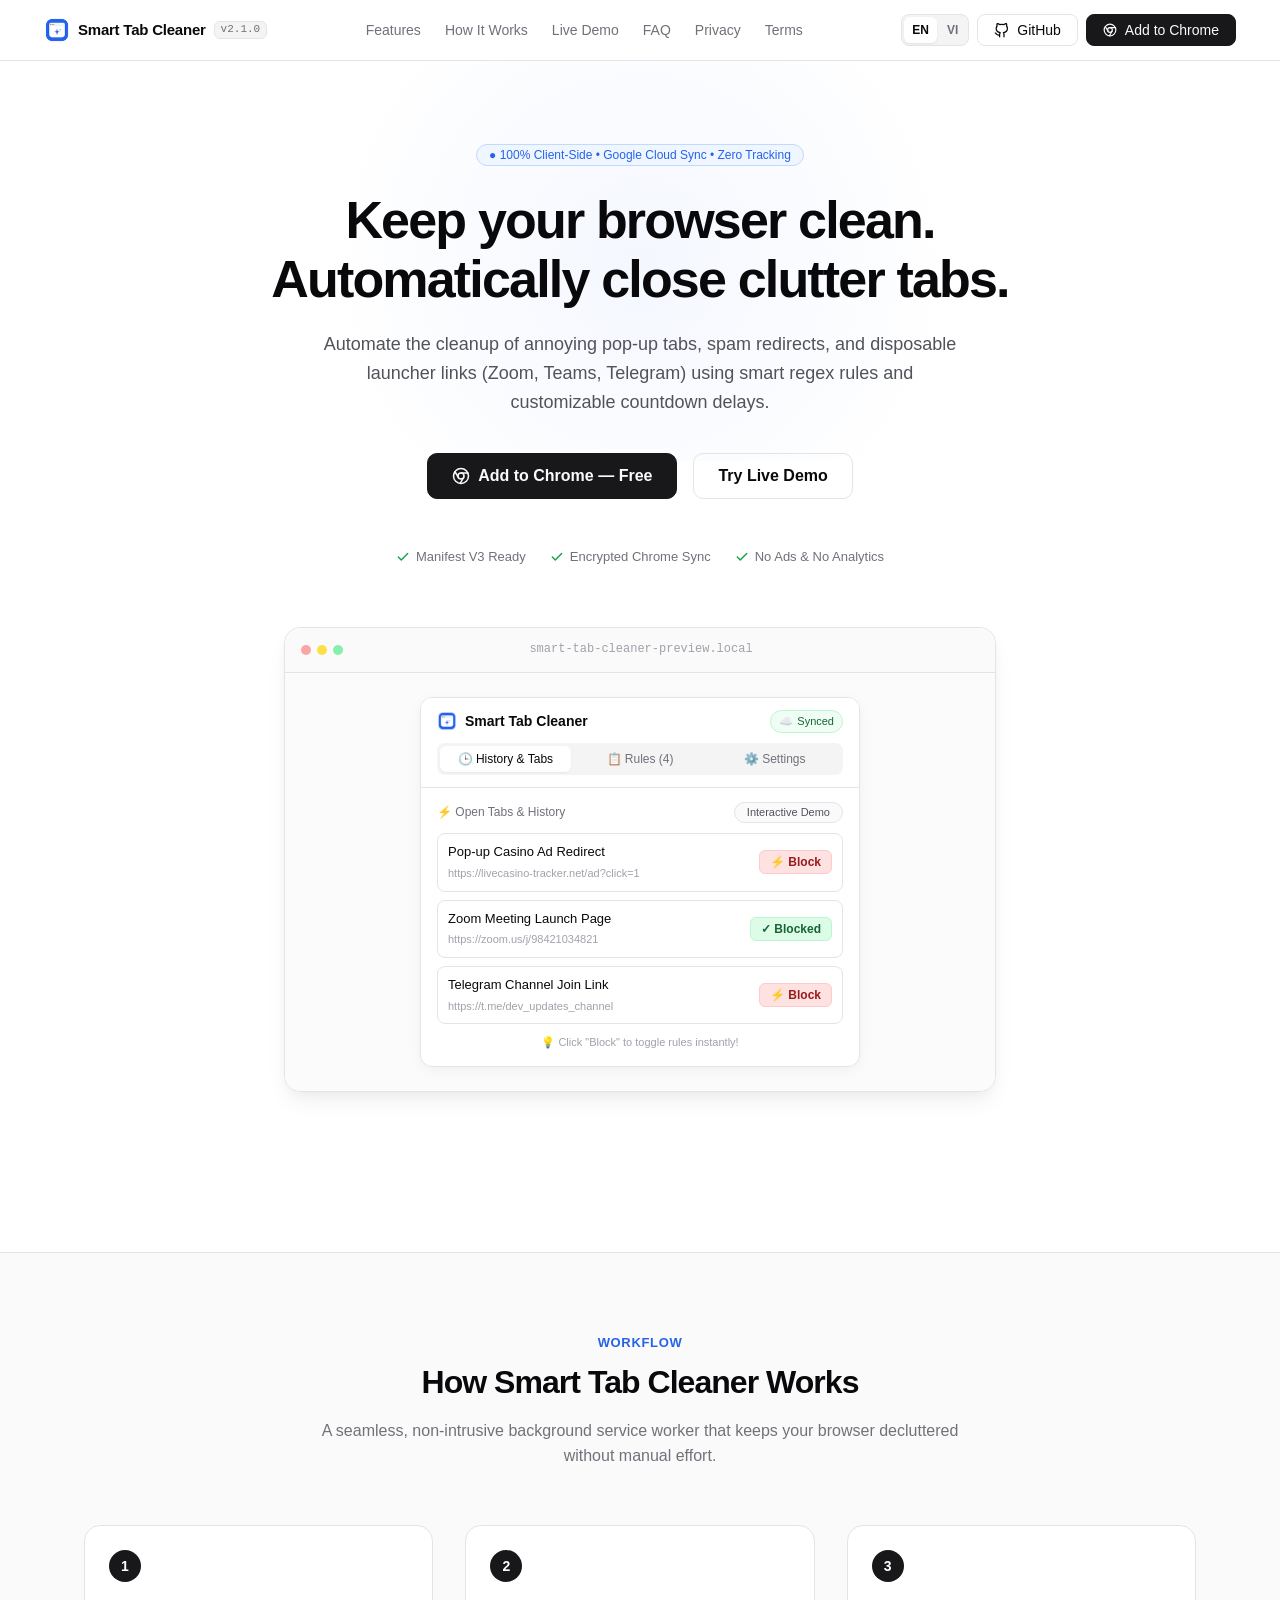
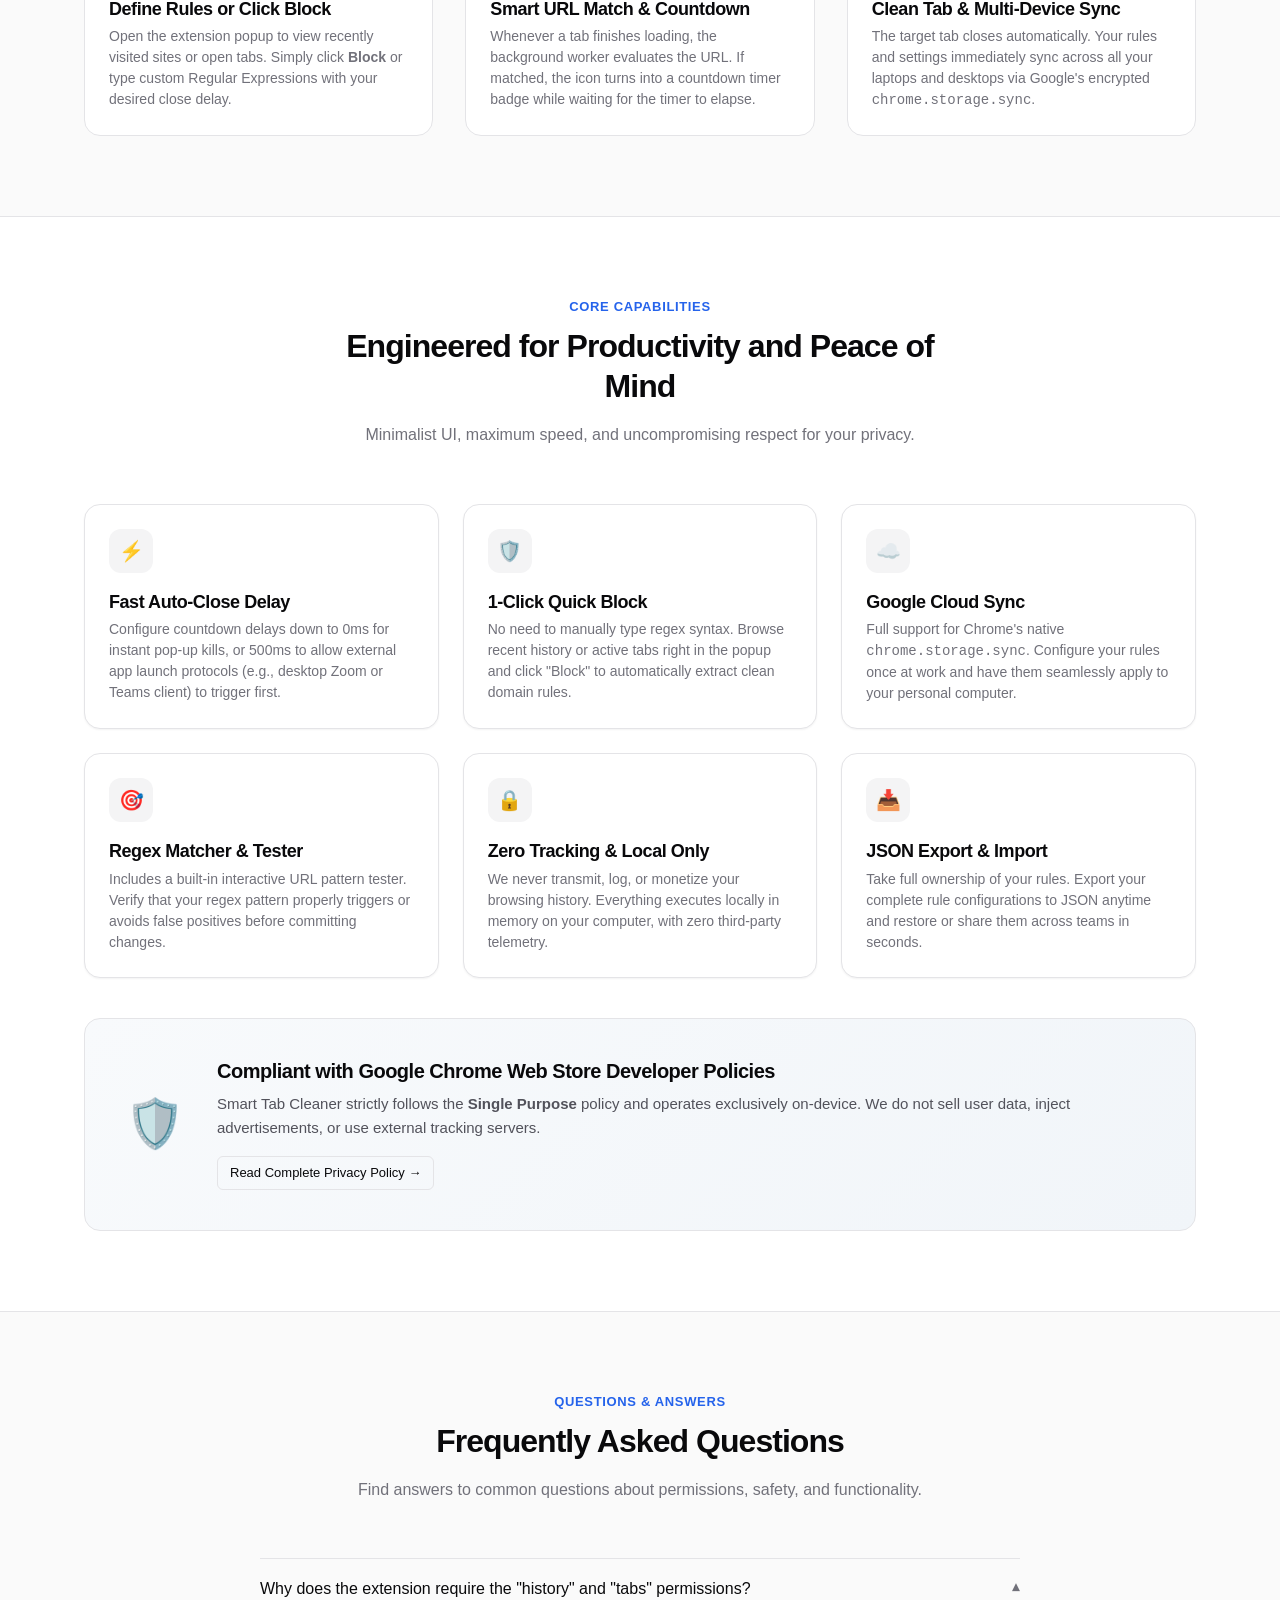
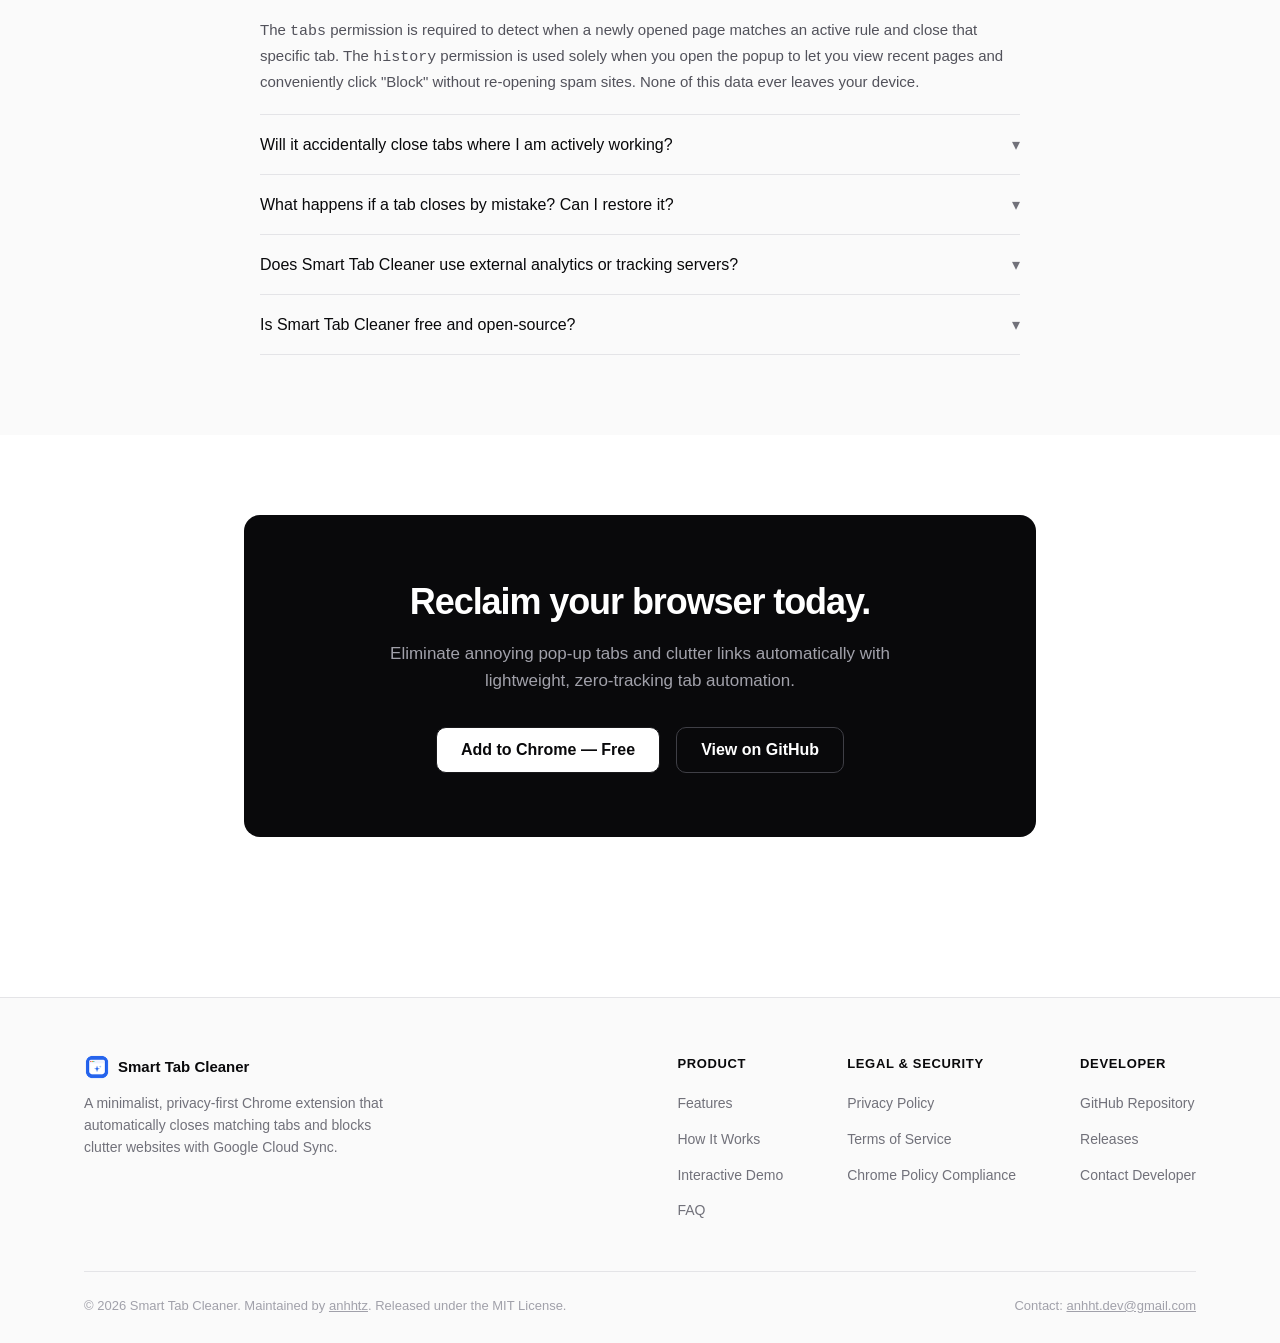
<file: docs/index.html>
<!DOCTYPE html>
<html lang="en">
<head>
  <meta charset="UTF-8">
  <meta name="viewport" content="width=device-width, initial-scale=1.0">
  <title>Smart Tab Cleaner — Automated Tab Lifecycle & Anti-Clutter Extension</title>
  <meta name="title" content="Smart Tab Cleaner — Automated Tab Lifecycle & Anti-Clutter Extension">
  <meta name="description" content="Automate tab closing with custom rules, instant quick block from history, and seamless Google Cloud Sync. 100% Client-Side & Privacy-First.">
  <link rel="icon" type="image/png" href="./icons/icon48.png">
  <link rel="canonical" href="https://anhhtz.github.io/smart-tab-cleaner-extension/">

  <!-- Open Graph / Facebook -->
  <meta property="og:type" content="website">
  <meta property="og:url" content="https://anhhtz.github.io/smart-tab-cleaner-extension/">
  <meta property="og:title" content="Smart Tab Cleaner — Automated Tab Lifecycle & Anti-Clutter Extension">
  <meta property="og:description" content="Keep your browser clean. Automatically close annoying pop-up tabs, spam redirects, and disposable launcher links with smart regex rules and Google Cloud Sync.">
  <meta property="og:image" content="https://anhhtz.github.io/smart-tab-cleaner-extension/og-image.png">
  <meta property="og:image:width" content="1200">
  <meta property="og:image:height" content="630">
  <meta property="og:image:alt" content="Smart Tab Cleaner Preview">
  <meta property="og:site_name" content="Smart Tab Cleaner">
  <meta property="og:locale" content="en_US">
  <meta property="og:locale:alternate" content="vi_VN">

  <!-- Twitter / X -->
  <meta name="twitter:card" content="summary_large_image">
  <meta name="twitter:url" content="https://anhhtz.github.io/smart-tab-cleaner-extension/">
  <meta name="twitter:title" content="Smart Tab Cleaner — Automated Tab Lifecycle & Anti-Clutter Extension">
  <meta name="twitter:description" content="Keep your browser clean. Automatically close annoying pop-up tabs, spam redirects, and disposable launcher links with smart regex rules and Google Cloud Sync.">
  <meta name="twitter:image" content="https://anhhtz.github.io/smart-tab-cleaner-extension/og-image.png">

  <!-- Mobile Theme & Web App -->
  <meta name="theme-color" content="#ffffff">
  <meta name="robots" content="index, follow">
  <link rel="stylesheet" href="./css/shadcn.css">
</head>
<body data-lang="en">

  <!-- Top Navigation Bar -->
  <header class="site-header">
    <div class="container nav-wrapper">
      <a href="./index.html" class="brand-link">
        <img src="./icons/icon48.png" alt="Smart Tab Cleaner Logo" class="brand-logo">
        <span class="brand-title">Smart Tab Cleaner</span>
        <span class="brand-badge">v2.1.0</span>
      </a>

      <nav class="nav-center">
        <ul class="nav-links">
          <li>
            <a href="#features" class="nav-link">
              <span class="lang-en">Features</span>
              <span class="lang-vi">Tính năng</span>
            </a>
          </li>
          <li>
            <a href="#how-it-works" class="nav-link">
              <span class="lang-en">How It Works</span>
              <span class="lang-vi">Quy trình</span>
            </a>
          </li>
          <li>
            <a href="#preview" class="nav-link">
              <span class="lang-en">Live Demo</span>
              <span class="lang-vi">Dùng thử</span>
            </a>
          </li>
          <li>
            <a href="#faq" class="nav-link">
              <span class="lang-en">FAQ</span>
              <span class="lang-vi">Hỏi đáp</span>
            </a>
          </li>
          <li>
            <a href="./privacy.html" class="nav-link">
              <span class="lang-en">Privacy</span>
              <span class="lang-vi">Bảo mật</span>
            </a>
          </li>
          <li>
            <a href="./terms.html" class="nav-link">
              <span class="lang-en">Terms</span>
              <span class="lang-vi">Điều khoản</span>
            </a>
          </li>
        </ul>
      </nav>

      <div class="nav-actions">
        <!-- Language Switcher Pill -->
        <div class="lang-switch" title="Change Language / Đổi ngôn ngữ">
          <button type="button" class="lang-switch-btn active" data-lang="en">EN</button>
          <button type="button" class="lang-switch-btn" data-lang="vi">VI</button>
        </div>

        <a href="https://github.com/anhhtz/smart-tab-cleaner-extension" target="_blank" rel="noopener noreferrer" class="btn btn-outline header-btn" title="GitHub Repository">
          <svg width="15" height="15" viewBox="0 0 24 24" fill="none" stroke="currentColor" stroke-width="2" stroke-linecap="round" stroke-linejoin="round"><path d="M9 19c-5 1.5-5-2.5-7-3m14 6v-3.87a3.37 3.37 0 0 0-.94-2.61c3.14-.35 6.44-1.54 6.44-7A5.44 5.44 0 0 0 20 4.77 5.07 5.07 0 0 0 19.91 1S18.73.65 16 2.48a13.38 13.38 0 0 0-7 0C6.27.65 5.09 1 5.09 1A5.07 5.07 0 0 0 5 4.77a5.44 5.44 0 0 0-1.5 3.78c0 5.42 3.3 6.61 6.44 7A3.37 3.37 0 0 0 9 18.13V22"></path></svg>
          <span>GitHub</span>
        </a>
        <a href="https://github.com/anhhtz/smart-tab-cleaner-extension/releases" target="_blank" rel="noopener noreferrer" class="btn btn-primary header-btn">
          <svg width="14" height="14" viewBox="0 0 24 24" fill="none" stroke="currentColor" stroke-width="2" stroke-linecap="round" stroke-linejoin="round"><circle cx="12" cy="12" r="10"></circle><circle cx="12" cy="12" r="4"></circle><line x1="21.17" y1="8" x2="12" y2="8"></line><line x1="3.95" y1="6.06" x2="8.54" y2="14"></line><line x1="10.88" y1="21.94" x2="15.46" y2="14"></line></svg>
          <span class="lang-en">Add to Chrome</span>
          <span class="lang-vi">Cài vào Chrome</span>
        </a>
      </div>
    </div>
  </header>

  <!-- Hero Section -->
  <section class="hero-section">
    <div class="container">
      <div class="hero-pill">
        <span class="badge badge-brand">
          <span class="lang-en">● 100% Client-Side • Google Cloud Sync • Zero Tracking</span>
          <span class="lang-vi">● 100% Cục bộ • Đồng bộ Google Cloud • Không theo dõi</span>
        </span>
      </div>

      <h1 class="hero-title">
        <span class="lang-en">Keep your browser clean.<br>Automatically close clutter tabs.</span>
        <span class="lang-vi">Giữ trình duyệt luôn gọn gàng.<br>Tự động dọn dẹp các tab thừa.</span>
      </h1>
      
      <p class="hero-lead">
        <span class="lang-en">
          Automate the cleanup of annoying pop-up tabs, spam redirects, and disposable launcher links (Zoom, Teams, Telegram) using smart regex rules and customizable countdown delays.
        </span>
        <span class="lang-vi">
          Tự động phát hiện và đóng các tab quảng cáo tự nhảy, liên kết chuyển hướng spam và các tab launcher trung gian (Zoom, Teams, Telegram) bằng biểu thức regex thông minh và bộ đếm ngược linh hoạt.
        </span>
      </p>

      <div class="hero-cta">
        <a href="https://github.com/anhhtz/smart-tab-cleaner-extension/releases" target="_blank" rel="noopener noreferrer" class="btn btn-primary btn-lg">
          <svg width="18" height="18" viewBox="0 0 24 24" fill="none" stroke="currentColor" stroke-width="2" stroke-linecap="round" stroke-linejoin="round"><circle cx="12" cy="12" r="10"></circle><circle cx="12" cy="12" r="4"></circle><line x1="21.17" y1="8" x2="12" y2="8"></line><line x1="3.95" y1="6.06" x2="8.54" y2="14"></line><line x1="10.88" y1="21.94" x2="15.46" y2="14"></line></svg>
          <span class="lang-en">Add to Chrome — Free</span>
          <span class="lang-vi">Thêm vào Chrome — Miễn phí</span>
        </a>
        <a href="#preview" class="btn btn-outline btn-lg">
          <span class="lang-en">Try Live Demo</span>
          <span class="lang-vi">Dùng thử Demo</span>
        </a>
      </div>

      <div class="meta-trust">
        <div class="meta-trust-item">
          <svg width="14" height="14" viewBox="0 0 24 24" fill="none" stroke="#16a34a" stroke-width="2.5" stroke-linecap="round" stroke-linejoin="round"><path d="M20 6L9 17l-5-5"></path></svg>
          <span class="lang-en">Manifest V3 Ready</span>
          <span class="lang-vi">Chuẩn Manifest V3</span>
        </div>
        <div class="meta-trust-item">
          <svg width="14" height="14" viewBox="0 0 24 24" fill="none" stroke="#16a34a" stroke-width="2.5" stroke-linecap="round" stroke-linejoin="round"><path d="M20 6L9 17l-5-5"></path></svg>
          <span class="lang-en">Encrypted Chrome Sync</span>
          <span class="lang-vi">Đồng bộ mã hóa Chrome</span>
        </div>
        <div class="meta-trust-item">
          <svg width="14" height="14" viewBox="0 0 24 24" fill="none" stroke="#16a34a" stroke-width="2.5" stroke-linecap="round" stroke-linejoin="round"><path d="M20 6L9 17l-5-5"></path></svg>
          <span class="lang-en">No Ads & No Analytics</span>
          <span class="lang-vi">Không quảng cáo & Không Analytics</span>
        </div>
      </div>
    </div>
  </section>

  <!-- Interactive Live Preview Section -->
  <section class="section" id="preview" style="padding-top: 0;">
    <div class="container preview-container">
      <div class="browser-mockup">
        <!-- Mockup top bar -->
        <div class="browser-mockup-header">
          <div class="window-dots">
            <div class="window-dot red"></div>
            <div class="window-dot yellow"></div>
            <div class="window-dot green"></div>
          </div>
          <div style="font-size: 0.75rem; color: #a1a1aa; font-family: monospace;">smart-tab-cleaner-preview.local</div>
          <div style="width: 40px;"></div>
        </div>

        <!-- Mockup body containing Extension UI -->
        <div class="browser-mockup-body">
          <div class="extension-frame">
            <!-- Extension Header -->
            <div class="ext-header">
              <div class="ext-top">
                <div class="ext-brand">
                  <img src="./icons/icon48.png" width="20" height="20" alt="icon">
                  <span>Smart Tab Cleaner</span>
                </div>
                <div class="ext-sync-pill">
                  <span>☁️</span>
                  <span class="lang-en">Synced</span>
                  <span class="lang-vi">Đã đồng bộ</span>
                </div>
              </div>

              <!-- Extension Nav Tabs -->
              <div class="ext-tabs-nav">
                <button class="ext-tab-btn active" data-tab="paneHistory">
                  <span class="lang-en">🕒 History & Tabs</span>
                  <span class="lang-vi">🕒 Lịch sử & Tab</span>
                </button>
                <button class="ext-tab-btn" data-tab="paneRules">
                  <span class="lang-en">📋 Rules (4)</span>
                  <span class="lang-vi">📋 Quy tắc (4)</span>
                </button>
                <button class="ext-tab-btn" data-tab="paneSettings">
                  <span class="lang-en">⚙️ Settings</span>
                  <span class="lang-vi">⚙️ Cài đặt</span>
                </button>
              </div>
            </div>

            <!-- TAB 1: History & Open Tabs Pane -->
            <div class="ext-content ext-tab-pane" id="paneHistory">
              <div style="margin-bottom: 10px; display: flex; justify-content: space-between; align-items: center;">
                <span style="font-size: 0.75rem; color: #71717a; font-weight: 500;">
                  <span class="lang-en">⚡ Open Tabs & History</span>
                  <span class="lang-vi">⚡ Tab đang mở & Lịch sử</span>
                </span>
                <span class="badge badge-outline" style="font-size: 0.6875rem;">
                  <span class="lang-en">Interactive Demo</span>
                  <span class="lang-vi">Bản tương tác thử</span>
                </span>
              </div>

              <!-- List item 1 -->
              <div class="ext-list-item">
                <div class="ext-item-info">
                  <div class="ext-item-title">
                    <span class="lang-en">Pop-up Casino Ad Redirect</span>
                    <span class="lang-vi">Trang chuyển hướng Ads Casino</span>
                  </div>
                  <div class="ext-item-url">https://livecasino-tracker.net/ad?click=1</div>
                </div>
                <button class="demo-block-btn ext-btn-block">
                  <span class="lang-en">⚡ Block</span>
                  <span class="lang-vi">⚡ Chặn</span>
                </button>
              </div>

              <!-- List item 2 -->
              <div class="ext-list-item">
                <div class="ext-item-info">
                  <div class="ext-item-title">
                    <span class="lang-en">Zoom Meeting Launch Page</span>
                    <span class="lang-vi">Trang mở cuộc họp Zoom</span>
                  </div>
                  <div class="ext-item-url">https://zoom.us/j/98421034821</div>
                </div>
                <button class="demo-block-btn ext-btn-blocked">
                  <span class="lang-en">✓ Blocked</span>
                  <span class="lang-vi">✓ Đã chặn</span>
                </button>
              </div>

              <!-- List item 3 -->
              <div class="ext-list-item">
                <div class="ext-item-info">
                  <div class="ext-item-title">
                    <span class="lang-en">Telegram Channel Join Link</span>
                    <span class="lang-vi">Link tham gia nhóm Telegram</span>
                  </div>
                  <div class="ext-item-url">https://t.me/dev_updates_channel</div>
                </div>
                <button class="demo-block-btn ext-btn-block">
                  <span class="lang-en">⚡ Block</span>
                  <span class="lang-vi">⚡ Chặn</span>
                </button>
              </div>

              <div style="font-size: 0.6875rem; color: #a1a1aa; text-align: center; margin-top: 10px;">
                <span class="lang-en">💡 Click "Block" to toggle rules instantly!</span>
                <span class="lang-vi">💡 Bấm nút "Chặn" để bật/tắt quy tắc tức thì!</span>
              </div>
            </div>

            <!-- TAB 2: Rules & Live Tester Pane -->
            <div class="ext-content ext-tab-pane" id="paneRules" style="display: none;">
              <!-- Tester Box -->
              <div style="background: #fafafa; border: 1px solid var(--border); border-radius: 8px; padding: 10px; margin-bottom: 12px;">
                <div style="font-size: 0.75rem; font-weight: 600; margin-bottom: 6px;">
                  <span class="lang-en">🧪 Test URL Matcher</span>
                  <span class="lang-vi">🧪 Kiểm tra so khớp URL</span>
                </div>
                <input type="text" id="demoTesterInput" placeholder="Paste URL to test (e.g. zoom.us/j/...)" value="https://zoom.us/j/912837482" style="width: 100%; font-size: 0.75rem; padding: 6px 8px; border: 1px solid var(--border); border-radius: 6px; outline: none; margin-bottom: 6px;">
                
                <div style="display: flex; gap: 4px; flex-wrap: wrap; margin-bottom: 6px;">
                  <button class="demo-url-chip badge badge-outline" data-url="https://zoom.us/j/912837482" style="cursor: pointer;">Zoom</button>
                  <button class="demo-url-chip badge badge-outline" data-url="https://t.me/samplegroup" style="cursor: pointer;">Telegram</button>
                  <button class="demo-url-chip badge badge-outline" data-url="https://livecasino.example.com" style="cursor: pointer;">
                    <span class="lang-en">Ad Match</span>
                    <span class="lang-vi">Quảng cáo</span>
                  </button>
                  <button class="demo-url-chip badge badge-outline" data-url="https://github.com/explore" style="cursor: pointer;">
                    <span class="lang-en">Safe Site</span>
                    <span class="lang-vi">Web an toàn</span>
                  </button>
                </div>

                <div id="demoTesterResult"></div>
              </div>

              <!-- Rules preview list -->
              <div style="font-size: 0.6875rem; font-weight: 600; color: #71717a; margin-bottom: 6px;">
                <span class="lang-en">ACTIVE AUTO-CLOSE RULES</span>
                <span class="lang-vi">DANH SÁCH QUY TẮC ĐANG BẬT</span>
              </div>
              
              <div class="ext-list-item" style="padding: 6px 10px;">
                <div class="ext-item-info">
                  <div class="ext-item-title" style="font-size: 0.75rem;">Zoom Meeting Launcher</div>
                  <div class="ext-item-url" style="font-size: 0.6875rem; font-family: monospace;">zoom\.us/j/.*</div>
                </div>
                <span class="badge badge-brand" style="font-size: 0.6875rem;">500ms</span>
              </div>

              <div class="ext-list-item" style="padding: 6px 10px;">
                <div class="ext-item-info">
                  <div class="ext-item-title" style="font-size: 0.75rem;">
                    <span class="lang-en">Telegram Join Link</span>
                    <span class="lang-vi">Link nhóm Telegram</span>
                  </div>
                  <div class="ext-item-url" style="font-size: 0.6875rem; font-family: monospace;">t\.me/.*</div>
                </div>
                <span class="badge badge-brand" style="font-size: 0.6875rem;">500ms</span>
              </div>
            </div>

            <!-- TAB 3: Settings Pane -->
            <div class="ext-content ext-tab-pane" id="paneSettings" style="display: none;">
              <div style="border-bottom: 1px solid var(--border); padding-bottom: 10px; margin-bottom: 10px;">
                <div style="font-size: 0.75rem; font-weight: 600; margin-bottom: 2px;">
                  <span class="lang-en">Default Countdown Delay</span>
                  <span class="lang-vi">Thời gian đếm ngược mặc định</span>
                </div>
                <div style="font-size: 0.6875rem; color: #71717a; margin-bottom: 6px;">
                  <span class="lang-en">Delay in milliseconds before closing matching tabs.</span>
                  <span class="lang-vi">Độ trễ mili-giây trước khi tự động đóng tab khớp quy tắc.</span>
                </div>
                <div style="display: flex; align-items: center; gap: 8px;">
                  <span class="badge badge-brand">
                    <span class="lang-en">500 ms (Default)</span>
                    <span class="lang-vi">500 ms (Mặc định)</span>
                  </span>
                  <span class="badge badge-outline">
                    <span class="lang-en">0 ms (Instant)</span>
                    <span class="lang-vi">0 ms (Tức thì)</span>
                  </span>
                </div>
              </div>

              <div>
                <div style="font-size: 0.75rem; font-weight: 600; margin-bottom: 2px;">
                  <span class="lang-en">Backup & Cloud Sync</span>
                  <span class="lang-vi">Sao lưu & Đồng bộ đám mây</span>
                </div>
                <div style="font-size: 0.6875rem; color: #71717a; margin-bottom: 8px;">
                  <span class="lang-en">All rules automatically sync across your Chrome devices via your Google Account.</span>
                  <span class="lang-vi">Mọi quy tắc tự động đồng bộ trên các máy tính đăng nhập tài khoản Google.</span>
                </div>
                <div style="display: flex; gap: 8px;">
                  <span class="btn btn-outline btn-sm" style="font-size: 0.6875rem; padding: 4px 8px;">📥 Export JSON</span>
                  <span class="btn btn-outline btn-sm" style="font-size: 0.6875rem; padding: 4px 8px;">📤 Import JSON</span>
                </div>
              </div>
            </div>

          </div>
        </div>
      </div>
    </div>
  </section>

  <!-- How It Works Section -->
  <section class="section" id="how-it-works" style="background-color: #fafafa; border-top: 1px solid var(--border); border-bottom: 1px solid var(--border);">
    <div class="container">
      <div class="section-header">
        <div class="section-subtitle">
          <span class="lang-en">Workflow</span>
          <span class="lang-vi">Quy trình</span>
        </div>
        <h2 class="section-title">
          <span class="lang-en">How Smart Tab Cleaner Works</span>
          <span class="lang-vi">Cách Smart Tab Cleaner hoạt động</span>
        </h2>
        <p class="section-lead">
          <span class="lang-en">A seamless, non-intrusive background service worker that keeps your browser decluttered without manual effort.</span>
          <span class="lang-vi">Một Service Worker chạy ngầm siêu nhẹ, giữ cho trình duyệt của bạn luôn ngăn nắp mà không cần thao tác thủ công.</span>
        </p>
      </div>

      <div class="steps-container">
        <!-- Step 1 -->
        <div class="step-card">
          <div class="step-number">1</div>
          <h3 class="card-title">
            <span class="lang-en">Define Rules or Click Block</span>
            <span class="lang-vi">Tạo quy tắc hoặc bấm Chặn</span>
          </h3>
          <p class="card-description">
            <span class="lang-en">
              Open the extension popup to view recently visited sites or open tabs. Simply click <strong>Block</strong> or type custom Regular Expressions with your desired close delay.
            </span>
            <span class="lang-vi">
              Mở popup tiện ích để xem các trang vừa truy cập hoặc tab đang mở. Chỉ cần nhấn <strong>Chặn (Block)</strong> hoặc nhập biểu thức Regex cùng thời gian đếm ngược mong muốn.
            </span>
          </p>
        </div>

        <!-- Step 2 -->
        <div class="step-card">
          <div class="step-number">2</div>
          <h3 class="card-title">
            <span class="lang-en">Smart URL Match & Countdown</span>
            <span class="lang-vi">So khớp URL & Đếm ngược</span>
          </h3>
          <p class="card-description">
            <span class="lang-en">
              Whenever a tab finishes loading, the background worker evaluates the URL. If matched, the icon turns into a countdown timer badge while waiting for the timer to elapse.
            </span>
            <span class="lang-vi">
              Mỗi khi tab tải xong, service worker nền kiểm tra URL. Nếu khớp quy tắc, icon sẽ đổi sang đồng hồ đếm ngược chờ đến khi hết số mili-giây quy định.
            </span>
          </p>
        </div>

        <!-- Step 3 -->
        <div class="step-card">
          <div class="step-number">3</div>
          <h3 class="card-title">
            <span class="lang-en">Clean Tab & Multi-Device Sync</span>
            <span class="lang-vi">Đóng tab & Đồng bộ thiết bị</span>
          </h3>
          <p class="card-description">
            <span class="lang-en">
              The target tab closes automatically. Your rules and settings immediately sync across all your laptops and desktops via Google's encrypted <code>chrome.storage.sync</code>.
            </span>
            <span class="lang-vi">
              Tab mục tiêu tự động được đóng gọn gàng. Quy tắc và cài đặt của bạn được đồng bộ tức thì sang tất cả máy tính thông qua <code>chrome.storage.sync</code> của Google.
            </span>
          </p>
        </div>
      </div>
    </div>
  </section>

  <!-- Key Features Grid -->
  <section class="section" id="features">
    <div class="container">
      <div class="section-header">
        <div class="section-subtitle">
          <span class="lang-en">Core Capabilities</span>
          <span class="lang-vi">Tính năng cốt lõi</span>
        </div>
        <h2 class="section-title">
          <span class="lang-en">Engineered for Productivity and Peace of Mind</span>
          <span class="lang-vi">Thiết kế tối ưu cho hiệu suất và sự an tâm</span>
        </h2>
        <p class="section-lead">
          <span class="lang-en">Minimalist UI, maximum speed, and uncompromising respect for your privacy.</span>
          <span class="lang-vi">Giao diện tối giản, tốc độ tối đa và tôn trọng quyền riêng tư của bạn.</span>
        </p>
      </div>

      <div class="features-grid">
        <!-- Feature 1 -->
        <div class="card">
          <div class="feature-icon-wrapper">⚡</div>
          <h3 class="card-title">
            <span class="lang-en">Fast Auto-Close Delay</span>
            <span class="lang-vi">Độ trễ đóng tab linh hoạt</span>
          </h3>
          <p class="card-description">
            <span class="lang-en">
              Configure countdown delays down to 0ms for instant pop-up kills, or 500ms to allow external app launch protocols (e.g., desktop Zoom or Teams client) to trigger first.
            </span>
            <span class="lang-vi">
              Tùy chỉnh thời gian đếm ngược về 0ms để dập tắt pop-up tức thì, hoặc 500ms để kịp kích hoạt ứng dụng trên máy (Zoom, Microsoft Teams, Telegram).
            </span>
          </p>
        </div>

        <!-- Feature 2 -->
        <div class="card">
          <div class="feature-icon-wrapper">🛡️</div>
          <h3 class="card-title">
            <span class="lang-en">1-Click Quick Block</span>
            <span class="lang-vi">Chặn nhanh chỉ với 1 cú click</span>
          </h3>
          <p class="card-description">
            <span class="lang-en">
              No need to manually type regex syntax. Browse recent history or active tabs right in the popup and click "Block" to automatically extract clean domain rules.
            </span>
            <span class="lang-vi">
              Không cần gõ cú pháp regex phức tạp. Duyệt lịch sử gần đây hoặc các tab đang mở ngay trong popup và nhấn "Block" để tự động sinh quy tắc chặn chuẩn xác.
            </span>
          </p>
        </div>

        <!-- Feature 3 -->
        <div class="card">
          <div class="feature-icon-wrapper">☁️</div>
          <h3 class="card-title">
            <span class="lang-en">Google Cloud Sync</span>
            <span class="lang-vi">Đồng bộ Google Cloud</span>
          </h3>
          <p class="card-description">
            <span class="lang-en">
              Full support for Chrome's native <code>chrome.storage.sync</code>. Configure your rules once at work and have them seamlessly apply to your personal computer.
            </span>
            <span class="lang-vi">
              Hỗ trợ đầy đủ chuẩn <code>chrome.storage.sync</code> của Google. Cấu hình quy tắc một lần trên máy công ty và tự động đồng bộ ngay sang máy tính cá nhân.
            </span>
          </p>
        </div>

        <!-- Feature 4 -->
        <div class="card">
          <div class="feature-icon-wrapper">🎯</div>
          <h3 class="card-title">
            <span class="lang-en">Regex Matcher & Tester</span>
            <span class="lang-vi">Trình kiểm tra so khớp Regex</span>
          </h3>
          <p class="card-description">
            <span class="lang-en">
              Includes a built-in interactive URL pattern tester. Verify that your regex pattern properly triggers or avoids false positives before committing changes.
            </span>
            <span class="lang-vi">
              Tích hợp sẵn công cụ kiểm tra URL tương tác trực tiếp. Thử nghiệm ngay mẫu regex trước khi lưu để đảm bảo khớp chuẩn và không bị đóng nhầm tab quan trọng.
            </span>
          </p>
        </div>

        <!-- Feature 5 -->
        <div class="card">
          <div class="feature-icon-wrapper">🔒</div>
          <h3 class="card-title">
            <span class="lang-en">Zero Tracking & Local Only</span>
            <span class="lang-vi">Bảo mật tuyệt đối, 100% Cục bộ</span>
          </h3>
          <p class="card-description">
            <span class="lang-en">
              We never transmit, log, or monetize your browsing history. Everything executes locally in memory on your computer, with zero third-party telemetry.
            </span>
            <span class="lang-vi">
              Không thu thập, không lưu log hay bán lịch sử duyệt web. Toàn bộ quá trình so khớp diễn ra hoàn toàn trong bộ nhớ máy tính mà không có bất kỳ bên thứ ba nào.
            </span>
          </p>
        </div>

        <!-- Feature 6 -->
        <div class="card">
          <div class="feature-icon-wrapper">📥</div>
          <h3 class="card-title">
            <span class="lang-en">JSON Export & Import</span>
            <span class="lang-vi">Xuất & Nhập cấu hình JSON</span>
          </h3>
          <p class="card-description">
            <span class="lang-en">
              Take full ownership of your rules. Export your complete rule configurations to JSON anytime and restore or share them across teams in seconds.
            </span>
            <span class="lang-vi">
              Chủ động sở hữu dữ liệu của mình. Xuất toàn bộ quy tắc ra file JSON chuẩn bất kỳ lúc nào để sao lưu hoặc chia sẻ dễ dàng giữa các thiết bị.
            </span>
          </p>
        </div>
      </div>

      <!-- Privacy Callout Banner -->
      <div class="privacy-banner">
        <div class="privacy-banner-icon">🛡️</div>
        <div class="privacy-banner-content">
          <h3>
            <span class="lang-en">Compliant with Google Chrome Web Store Developer Policies</span>
            <span class="lang-vi">Tuân thủ nghiêm ngặt chính sách của Google Chrome Web Store</span>
          </h3>
          <p>
            <span class="lang-en">
              Smart Tab Cleaner strictly follows the <strong>Single Purpose</strong> policy and operates exclusively on-device. We do not sell user data, inject advertisements, or use external tracking servers.
            </span>
            <span class="lang-vi">
              Smart Tab Cleaner tuân thủ tuyệt đối chính sách <strong>Mục đích duy nhất (Single Purpose)</strong> và chỉ hoạt động cục bộ trên máy. Chúng tôi không bán dữ liệu, không chèn quảng cáo và không sử dụng máy chủ theo dõi bên ngoài.
            </span>
          </p>
          <a href="./privacy.html" class="btn btn-outline btn-sm">
            <span class="lang-en">Read Complete Privacy Policy →</span>
            <span class="lang-vi">Đọc Chính sách bảo mật chi tiết →</span>
          </a>
        </div>
      </div>
    </div>
  </section>

  <!-- FAQ Accordion Section -->
  <section class="section" id="faq" style="background-color: #fafafa; border-top: 1px solid var(--border);">
    <div class="container container-narrow">
      <div class="section-header">
        <div class="section-subtitle">
          <span class="lang-en">Questions & Answers</span>
          <span class="lang-vi">Giải đáp thắc mắc</span>
        </div>
        <h2 class="section-title">
          <span class="lang-en">Frequently Asked Questions</span>
          <span class="lang-vi">Câu hỏi thường gặp</span>
        </h2>
        <p class="section-lead">
          <span class="lang-en">Find answers to common questions about permissions, safety, and functionality.</span>
          <span class="lang-vi">Tìm hiểu câu trả lời cho các thắc mắc về quyền truy cập, tính an toàn và cách hoạt động.</span>
        </p>
      </div>

      <div class="faq-accordion">
        <!-- Item 1 -->
        <div class="faq-item open">
          <button class="faq-question">
            <span>
              <span class="lang-en">Why does the extension require the "history" and "tabs" permissions?</span>
              <span class="lang-vi">Tại sao tiện ích yêu cầu quyền "history" và "tabs"?</span>
            </span>
            <span class="faq-icon">▾</span>
          </button>
          <div class="faq-answer">
            <span class="lang-en">
              The <code>tabs</code> permission is required to detect when a newly opened page matches an active rule and close that specific tab. The <code>history</code> permission is used solely when you open the popup to let you view recent pages and conveniently click "Block" without re-opening spam sites. None of this data ever leaves your device.
            </span>
            <span class="lang-vi">
              Quyền <code>tabs</code> dùng để phát hiện trang mới mở có khớp với quy tắc không để ra lệnh đóng tab đó. Quyền <code>history</code> chỉ được đọc cục bộ khi bạn mở popup để hiển thị danh sách trang gần đây giúp bạn bấm "Chặn" nhanh mà không cần mở lại web spam. Dữ liệu này không bao giờ bị gửi ra khỏi máy tính của bạn.
            </span>
          </div>
        </div>

        <!-- Item 2 -->
        <div class="faq-item">
          <button class="faq-question">
            <span>
              <span class="lang-en">Will it accidentally close tabs where I am actively working?</span>
              <span class="lang-vi">Tiện ích có thể vô tình đóng tab tôi đang làm việc không?</span>
            </span>
            <span class="faq-icon">▾</span>
          </button>
          <div class="faq-answer">
            <span class="lang-en">
              No. The extension only closes tabs that match your explicitly configured rules or blocked domains. Internal browser URLs (like <code>chrome://</code>, <code>about:</code>, or Web Store pages) are completely protected and ignored.
            </span>
            <span class="lang-vi">
              Không. Tiện ích chỉ đóng các tab khớp chính xác với quy tắc do chính bạn thiết lập. Toàn bộ các trang hệ thống nội bộ của trình duyệt (như <code>chrome://</code>, <code>about:</code>, hay Chrome Web Store) đều được bảo vệ và bỏ qua tuyệt đối.
            </span>
          </div>
        </div>

        <!-- Item 3 -->
        <div class="faq-item">
          <button class="faq-question">
            <span>
              <span class="lang-en">What happens if a tab closes by mistake? Can I restore it?</span>
              <span class="lang-vi">Nếu một tab bị đóng nhầm thì tôi có thể khôi phục lại không?</span>
            </span>
            <span class="faq-icon">▾</span>
          </button>
          <div class="faq-answer">
            <span class="lang-en">
              Yes. Any tab closed by the extension is recorded in your standard Chrome browsing history. You can reopen it at any time using your browser's shortcut (<code>Ctrl + Shift + T</code> on Windows/Linux or <code>Cmd + Shift + T</code> on macOS).
            </span>
            <span class="lang-vi">
              Hoàn toàn được. Mọi tab bị đóng đều được ghi lại trong lịch sử duyệt web chuẩn của Chrome. Bạn có thể mở lại bất cứ lúc nào bằng phím tắt quen thuộc của trình duyệt (<code>Ctrl + Shift + T</code> trên Windows/Linux hoặc <code>Cmd + Shift + T</code> trên macOS).
            </span>
          </div>
        </div>

        <!-- Item 4 -->
        <div class="faq-item">
          <button class="faq-question">
            <span>
              <span class="lang-en">Does Smart Tab Cleaner use external analytics or tracking servers?</span>
              <span class="lang-vi">Smart Tab Cleaner có sử dụng máy chủ theo dõi hay phân tích không?</span>
            </span>
            <span class="faq-icon">▾</span>
          </button>
          <div class="faq-answer">
            <span class="lang-en">
              No. The extension contains zero tracking scripts, zero Google Analytics, and no telemetry. All rule evaluations happen in your browser's background Service Worker, and syncing is handled directly through Google's native <code>chrome.storage.sync</code> infrastructure.
            </span>
            <span class="lang-vi">
              Không. Tiện ích hoàn toàn không chứa mã theo dõi, không Google Analytics và không gửi bất kỳ dữ liệu telemetry nào. Mọi phép so khớp diễn ra ngay trong Service Worker nền cục bộ, và việc đồng bộ được thực hiện qua hạ tầng mã hóa chính thức của Google (<code>chrome.storage.sync</code>).
            </span>
          </div>
        </div>

        <!-- Item 5 -->
        <div class="faq-item">
          <button class="faq-question">
            <span>
              <span class="lang-en">Is Smart Tab Cleaner free and open-source?</span>
              <span class="lang-vi">Smart Tab Cleaner có miễn phí và mã nguồn mở không?</span>
            </span>
            <span class="faq-icon">▾</span>
          </button>
          <div class="faq-answer">
            <span class="lang-en">
              Yes, Smart Tab Cleaner is 100% free and open-source under the MIT License. The complete source code is publicly accessible on GitHub.
            </span>
            <span class="lang-vi">
              Có, Smart Tab Cleaner hoàn toàn miễn phí 100% và mã nguồn mở theo giấy phép MIT. Toàn bộ mã nguồn được công khai minh bạch trên GitHub.
            </span>
          </div>
        </div>
      </div>
    </div>
  </section>

  <!-- CTA Box Section -->
  <section class="section">
    <div class="container container-narrow">
      <div class="cta-box">
        <h2>
          <span class="lang-en">Reclaim your browser today.</span>
          <span class="lang-vi">Làm chủ không gian trình duyệt của bạn.</span>
        </h2>
        <p>
          <span class="lang-en">Eliminate annoying pop-up tabs and clutter links automatically with lightweight, zero-tracking tab automation.</span>
          <span class="lang-vi">Loại bỏ các tab quảng cáo phiền toái và liên kết trung gian tự động với tiện ích siêu nhẹ, bảo mật tuyệt đối.</span>
        </p>
        <div style="display: flex; justify-content: center; gap: 16px; flex-wrap: wrap;">
          <a href="https://github.com/anhhtz/smart-tab-cleaner-extension/releases" target="_blank" rel="noopener noreferrer" class="btn btn-primary btn-lg">
            <span class="lang-en">Add to Chrome — Free</span>
            <span class="lang-vi">Thêm vào Chrome — Miễn phí</span>
          </a>
          <a href="https://github.com/anhhtz/smart-tab-cleaner-extension" target="_blank" rel="noopener noreferrer" class="btn btn-outline btn-lg" style="color: #ffffff; border-color: #3f3f46;">
            View on GitHub
          </a>
        </div>
      </div>
    </div>
  </section>

  <!-- Footer -->
  <footer class="site-footer">
    <div class="container">
      <div class="footer-top">
        <div class="footer-brand">
          <div class="brand-link" style="margin-bottom: 8px;">
            <img src="./icons/icon48.png" alt="Smart Tab Cleaner" class="brand-logo">
            <span>Smart Tab Cleaner</span>
          </div>
          <p class="footer-desc">
            <span class="lang-en">A minimalist, privacy-first Chrome extension that automatically closes matching tabs and blocks clutter websites with Google Cloud Sync.</span>
            <span class="lang-vi">Tiện ích Chrome tối giản, bảo mật, tự động đóng các tab thừa và chặn các website gây phiền toái với Google Cloud Sync.</span>
          </p>
        </div>

        <div class="footer-nav">
          <div>
            <div class="footer-column-title">
              <span class="lang-en">Product</span>
              <span class="lang-vi">Sản phẩm</span>
            </div>
            <ul class="footer-links">
              <li>
                <a href="#features" class="footer-link">
                  <span class="lang-en">Features</span>
                  <span class="lang-vi">Tính năng</span>
                </a>
              </li>
              <li>
                <a href="#how-it-works" class="footer-link">
                  <span class="lang-en">How It Works</span>
                  <span class="lang-vi">Cách hoạt động</span>
                </a>
              </li>
              <li>
                <a href="#preview" class="footer-link">
                  <span class="lang-en">Interactive Demo</span>
                  <span class="lang-vi">Dùng thử Demo</span>
                </a>
              </li>
              <li>
                <a href="#faq" class="footer-link">
                  <span class="lang-en">FAQ</span>
                  <span class="lang-vi">Hỏi đáp</span>
                </a>
              </li>
            </ul>
          </div>

          <div>
            <div class="footer-column-title">
              <span class="lang-en">Legal & Security</span>
              <span class="lang-vi">Pháp lý & Bảo mật</span>
            </div>
            <ul class="footer-links">
              <li>
                <a href="./privacy.html" class="footer-link">
                  <span class="lang-en">Privacy Policy</span>
                  <span class="lang-vi">Chính sách bảo mật</span>
                </a>
              </li>
              <li>
                <a href="./terms.html" class="footer-link">
                  <span class="lang-en">Terms of Service</span>
                  <span class="lang-vi">Điều khoản dịch vụ</span>
                </a>
              </li>
              <li>
                <a href="https://developer.chrome.com/docs/webstore/program-policies/" target="_blank" rel="noopener noreferrer" class="footer-link">
                  <span class="lang-en">Chrome Policy Compliance</span>
                  <span class="lang-vi">Tiêu chuẩn Chrome Store</span>
                </a>
              </li>
            </ul>
          </div>

          <div>
            <div class="footer-column-title">
              <span class="lang-en">Developer</span>
              <span class="lang-vi">Nhà phát triển</span>
            </div>
            <ul class="footer-links">
              <li><a href="https://github.com/anhhtz/smart-tab-cleaner-extension" target="_blank" rel="noopener noreferrer" class="footer-link">GitHub Repository</a></li>
              <li><a href="https://github.com/anhhtz/smart-tab-cleaner-extension/releases" target="_blank" rel="noopener noreferrer" class="footer-link">Releases</a></li>
              <li><a href="mailto:anhht.dev@gmail.com" class="footer-link">Contact Developer</a></li>
            </ul>
          </div>
        </div>
      </div>

      <div class="footer-bottom">
        <div>
          © 2026 Smart Tab Cleaner. Maintained by <a href="https://github.com/anhhtz" target="_blank" rel="noopener noreferrer" style="text-decoration: underline;">anhhtz</a>. Released under the MIT License.
        </div>
        <div>
          Contact: <a href="mailto:anhht.dev@gmail.com" style="text-decoration: underline;">anhht.dev@gmail.com</a>
        </div>
      </div>
    </div>
  </footer>

  <script src="./js/main.js"></script>
</body>
</html>
</file>
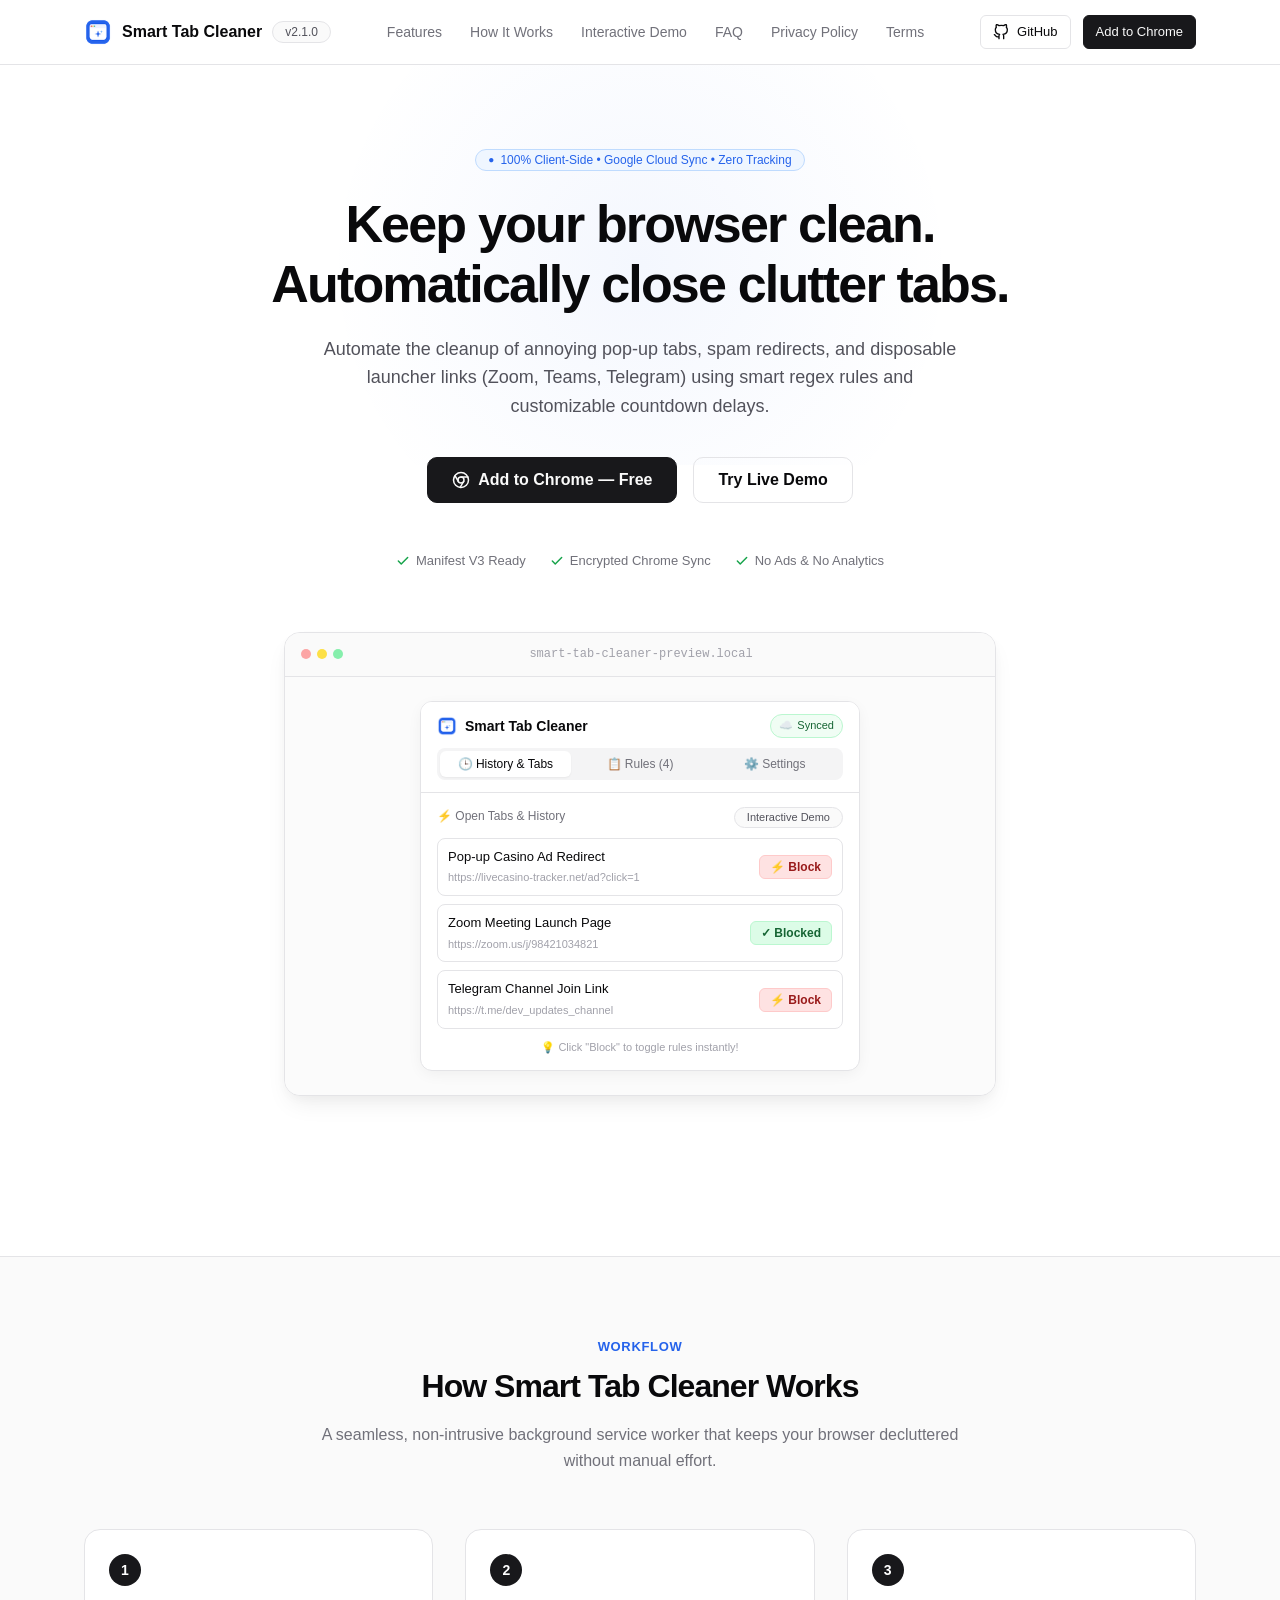
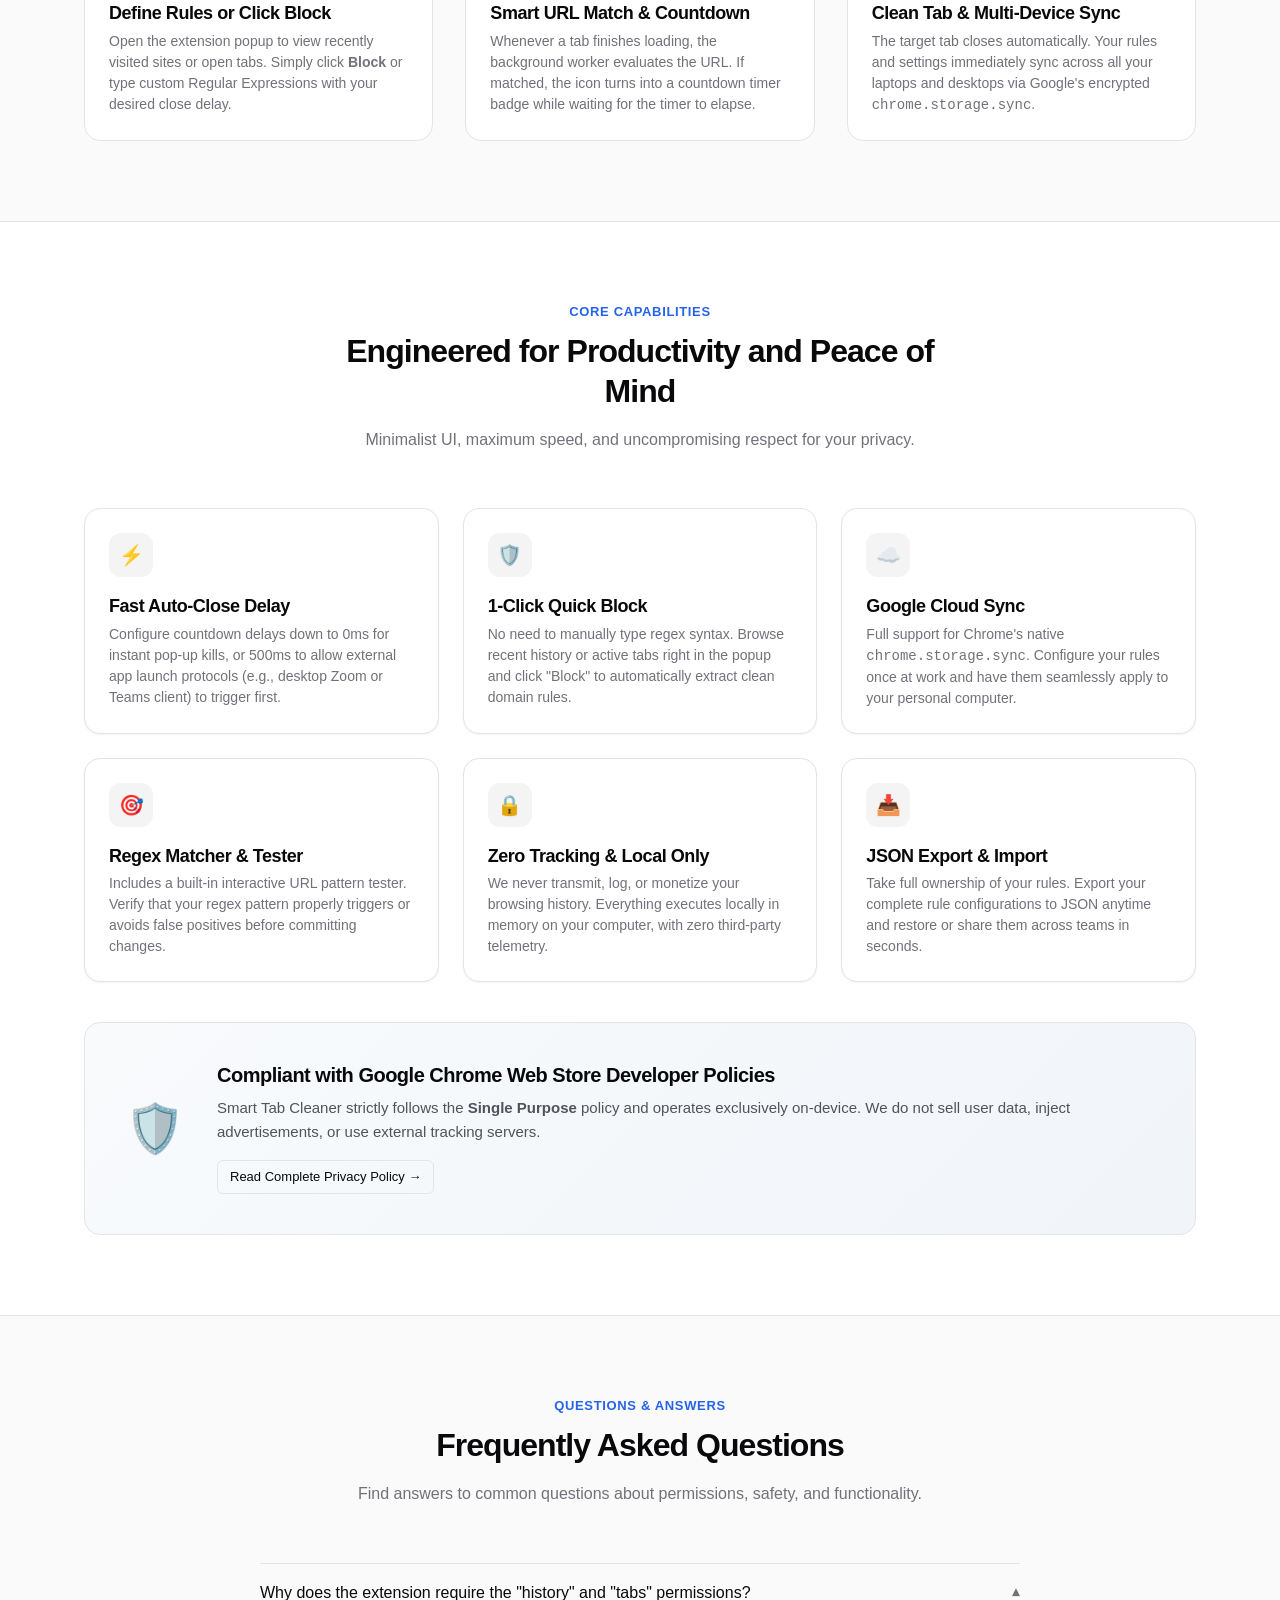
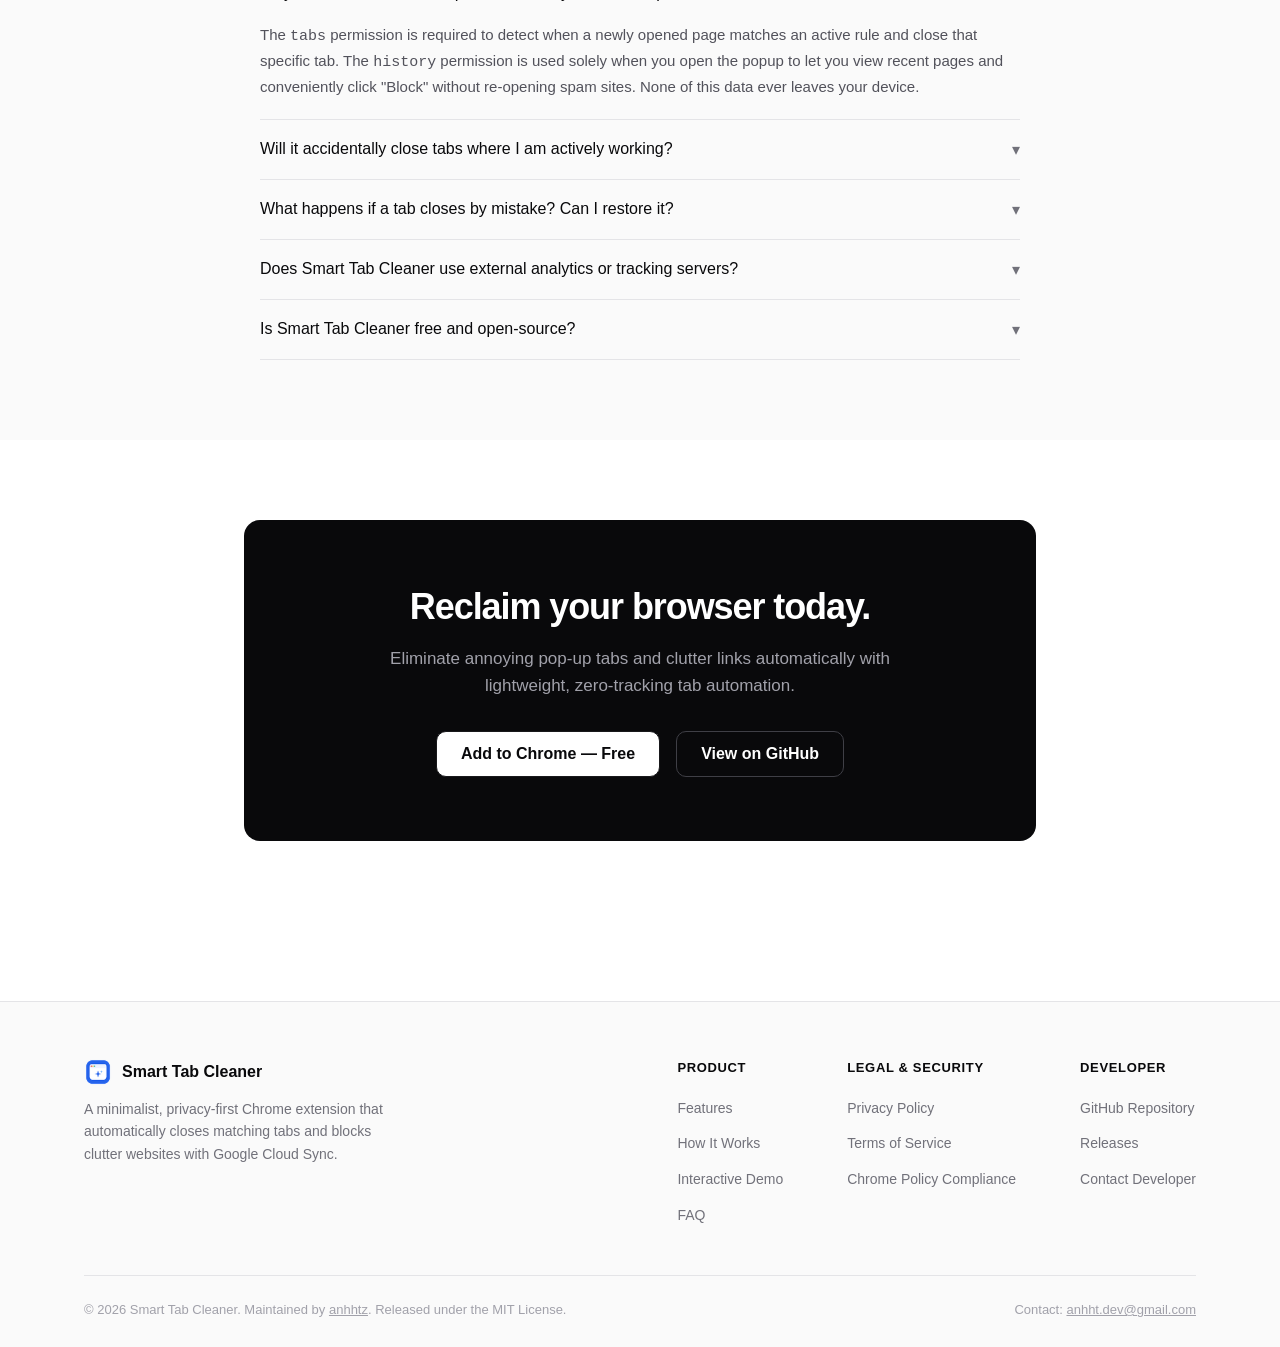
<file: web-pages/index.html>
<!DOCTYPE html>
<html lang="en">
<head>
  <meta charset="UTF-8">
  <meta name="viewport" content="width=device-width, initial-scale=1.0">
  <title>Smart Tab Cleaner — Automated Tab Lifecycle & Anti-Clutter Extension</title>
  <meta name="description" content="Automate tab closing with custom rules, instant quick block from history, and seamless Google Cloud Sync. 100% Client-Side & Privacy-First.">
  <link rel="icon" type="image/png" href="./icons/icon48.png">
  <link rel="stylesheet" href="./css/shadcn.css">
</head>
<body>

  <!-- Top Navigation Bar -->
  <header class="site-header">
    <div class="container nav-wrapper">
      <a href="./index.html" class="brand-link">
        <img src="./icons/icon48.png" alt="Smart Tab Cleaner Logo" class="brand-logo">
        <span>Smart Tab Cleaner</span>
        <span class="badge badge-outline">v2.1.0</span>
      </a>

      <nav>
        <ul class="nav-links">
          <li><a href="#features" class="nav-link">Features</a></li>
          <li><a href="#how-it-works" class="nav-link">How It Works</a></li>
          <li><a href="#preview" class="nav-link">Interactive Demo</a></li>
          <li><a href="#faq" class="nav-link">FAQ</a></li>
          <li><a href="./privacy.html" class="nav-link">Privacy Policy</a></li>
          <li><a href="./terms.html" class="nav-link">Terms</a></li>
        </ul>
      </nav>

      <div class="nav-actions">
        <a href="https://github.com/anhhtz/smart-tab-cleaner-extension" target="_blank" rel="noopener noreferrer" class="btn btn-outline btn-sm">
          <svg width="16" height="16" viewBox="0 0 24 24" fill="none" stroke="currentColor" stroke-width="2" stroke-linecap="round" stroke-linejoin="round"><path d="M9 19c-5 1.5-5-2.5-7-3m14 6v-3.87a3.37 3.37 0 0 0-.94-2.61c3.14-.35 6.44-1.54 6.44-7A5.44 5.44 0 0 0 20 4.77 5.07 5.07 0 0 0 19.91 1S18.73.65 16 2.48a13.38 13.38 0 0 0-7 0C6.27.65 5.09 1 5.09 1A5.07 5.07 0 0 0 5 4.77a5.44 5.44 0 0 0-1.5 3.78c0 5.42 3.3 6.61 6.44 7A3.37 3.37 0 0 0 9 18.13V22"></path></svg>
          GitHub
        </a>
        <a href="https://github.com/anhhtz/smart-tab-cleaner-extension/releases" target="_blank" rel="noopener noreferrer" class="btn btn-primary btn-sm">
          Add to Chrome
        </a>
      </div>
    </div>
  </header>

  <!-- Hero Section -->
  <section class="hero-section">
    <div class="container">
      <div class="hero-pill">
        <span class="badge badge-brand">
          <span style="font-size: 10px;">●</span> 100% Client-Side • Google Cloud Sync • Zero Tracking
        </span>
      </div>

      <h1 class="hero-title">Keep your browser clean.<br>Automatically close clutter tabs.</h1>
      
      <p class="hero-lead">
        Automate the cleanup of annoying pop-up tabs, spam redirects, and disposable launcher links (Zoom, Teams, Telegram) using smart regex rules and customizable countdown delays.
      </p>

      <div class="hero-cta">
        <a href="https://github.com/anhhtz/smart-tab-cleaner-extension/releases" target="_blank" rel="noopener noreferrer" class="btn btn-primary btn-lg">
          <svg width="18" height="18" viewBox="0 0 24 24" fill="none" stroke="currentColor" stroke-width="2" stroke-linecap="round" stroke-linejoin="round"><circle cx="12" cy="12" r="10"></circle><circle cx="12" cy="12" r="4"></circle><line x1="21.17" y1="8" x2="12" y2="8"></line><line x1="3.95" y1="6.06" x2="8.54" y2="14"></line><line x1="10.88" y1="21.94" x2="15.46" y2="14"></line></svg>
          Add to Chrome — Free
        </a>
        <a href="#preview" class="btn btn-outline btn-lg">
          Try Live Demo
        </a>
      </div>

      <div class="meta-trust">
        <div class="meta-trust-item">
          <svg width="14" height="14" viewBox="0 0 24 24" fill="none" stroke="#16a34a" stroke-width="2.5" stroke-linecap="round" stroke-linejoin="round"><path d="M20 6L9 17l-5-5"></path></svg>
          Manifest V3 Ready
        </div>
        <div class="meta-trust-item">
          <svg width="14" height="14" viewBox="0 0 24 24" fill="none" stroke="#16a34a" stroke-width="2.5" stroke-linecap="round" stroke-linejoin="round"><path d="M20 6L9 17l-5-5"></path></svg>
          Encrypted Chrome Sync
        </div>
        <div class="meta-trust-item">
          <svg width="14" height="14" viewBox="0 0 24 24" fill="none" stroke="#16a34a" stroke-width="2.5" stroke-linecap="round" stroke-linejoin="round"><path d="M20 6L9 17l-5-5"></path></svg>
          No Ads & No Analytics
        </div>
      </div>
    </div>
  </section>

  <!-- Interactive Live Preview Section -->
  <section class="section" id="preview" style="padding-top: 0;">
    <div class="container preview-container">
      <div class="browser-mockup">
        <!-- Mockup top bar -->
        <div class="browser-mockup-header">
          <div class="window-dots">
            <div class="window-dot red"></div>
            <div class="window-dot yellow"></div>
            <div class="window-dot green"></div>
          </div>
          <div style="font-size: 0.75rem; color: #a1a1aa; font-family: monospace;">smart-tab-cleaner-preview.local</div>
          <div style="width: 40px;"></div>
        </div>

        <!-- Mockup body containing Extension UI -->
        <div class="browser-mockup-body">
          <div class="extension-frame">
            <!-- Extension Header -->
            <div class="ext-header">
              <div class="ext-top">
                <div class="ext-brand">
                  <img src="./icons/icon48.png" width="20" height="20" alt="icon">
                  <span>Smart Tab Cleaner</span>
                </div>
                <div class="ext-sync-pill">
                  <span>☁️</span> Synced
                </div>
              </div>

              <!-- Extension Nav Tabs -->
              <div class="ext-tabs-nav">
                <button class="ext-tab-btn active" data-tab="paneHistory">🕒 History & Tabs</button>
                <button class="ext-tab-btn" data-tab="paneRules">📋 Rules (4)</button>
                <button class="ext-tab-btn" data-tab="paneSettings">⚙️ Settings</button>
              </div>
            </div>

            <!-- TAB 1: History & Open Tabs Pane -->
            <div class="ext-content ext-tab-pane" id="paneHistory">
              <div style="margin-bottom: 10px; display: flex; justify-content: space-between; align-items: center;">
                <span style="font-size: 0.75rem; color: #71717a; font-weight: 500;">⚡ Open Tabs & History</span>
                <span class="badge badge-outline" style="font-size: 0.6875rem;">Interactive Demo</span>
              </div>

              <!-- List item 1 -->
              <div class="ext-list-item">
                <div class="ext-item-info">
                  <div class="ext-item-title">Pop-up Casino Ad Redirect</div>
                  <div class="ext-item-url">https://livecasino-tracker.net/ad?click=1</div>
                </div>
                <button class="demo-block-btn ext-btn-block">⚡ Block</button>
              </div>

              <!-- List item 2 -->
              <div class="ext-list-item">
                <div class="ext-item-info">
                  <div class="ext-item-title">Zoom Meeting Launch Page</div>
                  <div class="ext-item-url">https://zoom.us/j/98421034821</div>
                </div>
                <button class="demo-block-btn ext-btn-blocked">✓ Blocked</button>
              </div>

              <!-- List item 3 -->
              <div class="ext-list-item">
                <div class="ext-item-info">
                  <div class="ext-item-title">Telegram Channel Join Link</div>
                  <div class="ext-item-url">https://t.me/dev_updates_channel</div>
                </div>
                <button class="demo-block-btn ext-btn-block">⚡ Block</button>
              </div>

              <div style="font-size: 0.6875rem; color: #a1a1aa; text-align: center; margin-top: 10px;">
                💡 Click "Block" to toggle rules instantly!
              </div>
            </div>

            <!-- TAB 2: Rules & Live Tester Pane -->
            <div class="ext-content ext-tab-pane" id="paneRules" style="display: none;">
              <!-- Tester Box -->
              <div style="background: #fafafa; border: 1px solid var(--border); border-radius: 8px; padding: 10px; margin-bottom: 12px;">
                <div style="font-size: 0.75rem; font-weight: 600; margin-bottom: 6px;">🧪 Test URL Matcher</div>
                <input type="text" id="demoTesterInput" placeholder="Paste URL to test (e.g. zoom.us/j/...)" value="https://zoom.us/j/912837482" style="width: 100%; font-size: 0.75rem; padding: 6px 8px; border: 1px solid var(--border); border-radius: 6px; outline: none; margin-bottom: 6px;">
                
                <div style="display: flex; gap: 4px; flex-wrap: wrap; margin-bottom: 6px;">
                  <button class="demo-url-chip badge badge-outline" data-url="https://zoom.us/j/912837482" style="cursor: pointer;">Zoom</button>
                  <button class="demo-url-chip badge badge-outline" data-url="https://t.me/samplegroup" style="cursor: pointer;">Telegram</button>
                  <button class="demo-url-chip badge badge-outline" data-url="https://livecasino.example.com" style="cursor: pointer;">Ad Match</button>
                  <button class="demo-url-chip badge badge-outline" data-url="https://github.com/explore" style="cursor: pointer;">Safe Site</button>
                </div>

                <div id="demoTesterResult"></div>
              </div>

              <!-- Rules preview list -->
              <div style="font-size: 0.6875rem; font-weight: 600; color: #71717a; margin-bottom: 6px;">ACTIVE AUTO-CLOSE RULES</div>
              
              <div class="ext-list-item" style="padding: 6px 10px;">
                <div class="ext-item-info">
                  <div class="ext-item-title" style="font-size: 0.75rem;">Zoom Meeting Launcher</div>
                  <div class="ext-item-url" style="font-size: 0.6875rem; font-family: monospace;">zoom\.us/j/.*</div>
                </div>
                <span class="badge badge-brand" style="font-size: 0.6875rem;">500ms</span>
              </div>

              <div class="ext-list-item" style="padding: 6px 10px;">
                <div class="ext-item-info">
                  <div class="ext-item-title" style="font-size: 0.75rem;">Telegram Join Link</div>
                  <div class="ext-item-url" style="font-size: 0.6875rem; font-family: monospace;">t\.me/.*</div>
                </div>
                <span class="badge badge-brand" style="font-size: 0.6875rem;">500ms</span>
              </div>
            </div>

            <!-- TAB 3: Settings Pane -->
            <div class="ext-content ext-tab-pane" id="paneSettings" style="display: none;">
              <div style="border-bottom: 1px solid var(--border); padding-bottom: 10px; margin-bottom: 10px;">
                <div style="font-size: 0.75rem; font-weight: 600; margin-bottom: 2px;">Default Countdown Delay</div>
                <div style="font-size: 0.6875rem; color: #71717a; margin-bottom: 6px;">Delay in milliseconds before closing matching tabs.</div>
                <div style="display: flex; align-items: center; gap: 8px;">
                  <span class="badge badge-brand">500 ms (Default)</span>
                  <span class="badge badge-outline">0 ms (Instant)</span>
                </div>
              </div>

              <div>
                <div style="font-size: 0.75rem; font-weight: 600; margin-bottom: 2px;">Backup & Cloud Sync</div>
                <div style="font-size: 0.6875rem; color: #71717a; margin-bottom: 8px;">All rules automatically sync across your Chrome devices via your Google Account.</div>
                <div style="display: flex; gap: 8px;">
                  <span class="btn btn-outline btn-sm" style="font-size: 0.6875rem; padding: 4px 8px;">📥 Export JSON</span>
                  <span class="btn btn-outline btn-sm" style="font-size: 0.6875rem; padding: 4px 8px;">📤 Import JSON</span>
                </div>
              </div>
            </div>

          </div>
        </div>
      </div>
    </div>
  </section>

  <!-- How It Works Section -->
  <section class="section" id="how-it-works" style="background-color: #fafafa; border-top: 1px solid var(--border); border-bottom: 1px solid var(--border);">
    <div class="container">
      <div class="section-header">
        <div class="section-subtitle">Workflow</div>
        <h2 class="section-title">How Smart Tab Cleaner Works</h2>
        <p class="section-lead">A seamless, non-intrusive background service worker that keeps your browser decluttered without manual effort.</p>
      </div>

      <div class="steps-container">
        <!-- Step 1 -->
        <div class="step-card">
          <div class="step-number">1</div>
          <h3 class="card-title">Define Rules or Click Block</h3>
          <p class="card-description">
            Open the extension popup to view recently visited sites or open tabs. Simply click <strong>Block</strong> or type custom Regular Expressions with your desired close delay.
          </p>
        </div>

        <!-- Step 2 -->
        <div class="step-card">
          <div class="step-number">2</div>
          <h3 class="card-title">Smart URL Match & Countdown</h3>
          <p class="card-description">
            Whenever a tab finishes loading, the background worker evaluates the URL. If matched, the icon turns into a countdown timer badge while waiting for the timer to elapse.
          </p>
        </div>

        <!-- Step 3 -->
        <div class="step-card">
          <div class="step-number">3</div>
          <h3 class="card-title">Clean Tab & Multi-Device Sync</h3>
          <p class="card-description">
            The target tab closes automatically. Your rules and settings immediately sync across all your laptops and desktops via Google's encrypted <code>chrome.storage.sync</code>.
          </p>
        </div>
      </div>
    </div>
  </section>

  <!-- Key Features Grid -->
  <section class="section" id="features">
    <div class="container">
      <div class="section-header">
        <div class="section-subtitle">Core Capabilities</div>
        <h2 class="section-title">Engineered for Productivity and Peace of Mind</h2>
        <p class="section-lead">Minimalist UI, maximum speed, and uncompromising respect for your privacy.</p>
      </div>

      <div class="features-grid">
        <!-- Feature 1 -->
        <div class="card">
          <div class="feature-icon-wrapper">⚡</div>
          <h3 class="card-title">Fast Auto-Close Delay</h3>
          <p class="card-description">
            Configure countdown delays down to 0ms for instant pop-up kills, or 500ms to allow external app launch protocols (e.g., desktop Zoom or Teams client) to trigger first.
          </p>
        </div>

        <!-- Feature 2 -->
        <div class="card">
          <div class="feature-icon-wrapper">🛡️</div>
          <h3 class="card-title">1-Click Quick Block</h3>
          <p class="card-description">
            No need to manually type regex syntax. Browse recent history or active tabs right in the popup and click "Block" to automatically extract clean domain rules.
          </p>
        </div>

        <!-- Feature 3 -->
        <div class="card">
          <div class="feature-icon-wrapper">☁️</div>
          <h3 class="card-title">Google Cloud Sync</h3>
          <p class="card-description">
            Full support for Chrome's native <code>chrome.storage.sync</code>. Configure your rules once at work and have them seamlessly apply to your personal computer.
          </p>
        </div>

        <!-- Feature 4 -->
        <div class="card">
          <div class="feature-icon-wrapper">🎯</div>
          <h3 class="card-title">Regex Matcher & Tester</h3>
          <p class="card-description">
            Includes a built-in interactive URL pattern tester. Verify that your regex pattern properly triggers or avoids false positives before committing changes.
          </p>
        </div>

        <!-- Feature 5 -->
        <div class="card">
          <div class="feature-icon-wrapper">🔒</div>
          <h3 class="card-title">Zero Tracking & Local Only</h3>
          <p class="card-description">
            We never transmit, log, or monetize your browsing history. Everything executes locally in memory on your computer, with zero third-party telemetry.
          </p>
        </div>

        <!-- Feature 6 -->
        <div class="card">
          <div class="feature-icon-wrapper">📥</div>
          <h3 class="card-title">JSON Export & Import</h3>
          <p class="card-description">
            Take full ownership of your rules. Export your complete rule configurations to JSON anytime and restore or share them across teams in seconds.
          </p>
        </div>
      </div>

      <!-- Privacy Callout Banner -->
      <div class="privacy-banner">
        <div class="privacy-banner-icon">🛡️</div>
        <div class="privacy-banner-content">
          <h3>Compliant with Google Chrome Web Store Developer Policies</h3>
          <p>
            Smart Tab Cleaner strictly follows the <strong>Single Purpose</strong> policy and operates exclusively on-device. We do not sell user data, inject advertisements, or use external tracking servers.
          </p>
          <a href="./privacy.html" class="btn btn-outline btn-sm">
            Read Complete Privacy Policy →
          </a>
        </div>
      </div>
    </div>
  </section>

  <!-- FAQ Accordion Section -->
  <section class="section" id="faq" style="background-color: #fafafa; border-top: 1px solid var(--border);">
    <div class="container container-narrow">
      <div class="section-header">
        <div class="section-subtitle">Questions & Answers</div>
        <h2 class="section-title">Frequently Asked Questions</h2>
        <p class="section-lead">Find answers to common questions about permissions, safety, and functionality.</p>
      </div>

      <div class="faq-accordion">
        <!-- Item 1 -->
        <div class="faq-item open">
          <button class="faq-question">
            <span>Why does the extension require the "history" and "tabs" permissions?</span>
            <span class="faq-icon">▾</span>
          </button>
          <div class="faq-answer">
            The <code>tabs</code> permission is required to detect when a newly opened page matches an active rule and close that specific tab. The <code>history</code> permission is used solely when you open the popup to let you view recent pages and conveniently click "Block" without re-opening spam sites. None of this data ever leaves your device.
          </div>
        </div>

        <!-- Item 2 -->
        <div class="faq-item">
          <button class="faq-question">
            <span>Will it accidentally close tabs where I am actively working?</span>
            <span class="faq-icon">▾</span>
          </button>
          <div class="faq-answer">
            No. The extension only closes tabs that match your explicitly configured rules or blocked domains. Internal browser URLs (like <code>chrome://</code>, <code>about:</code>, or Web Store pages) are completely protected and ignored.
          </div>
        </div>

        <!-- Item 3 -->
        <div class="faq-item">
          <button class="faq-question">
            <span>What happens if a tab closes by mistake? Can I restore it?</span>
            <span class="faq-icon">▾</span>
          </button>
          <div class="faq-answer">
            Yes. Any tab closed by the extension is recorded in your standard Chrome browsing history. You can reopen it at any time using your browser's shortcut (<code>Ctrl + Shift + T</code> on Windows/Linux or <code>Cmd + Shift + T</code> on macOS).
          </div>
        </div>

        <!-- Item 4 -->
        <div class="faq-item">
          <button class="faq-question">
            <span>Does Smart Tab Cleaner use external analytics or tracking servers?</span>
            <span class="faq-icon">▾</span>
          </button>
          <div class="faq-answer">
            No. The extension contains zero tracking scripts, zero Google Analytics, and no telemetry. All rule evaluations happen in your browser's background Service Worker, and syncing is handled directly through Google's native <code>chrome.storage.sync</code> infrastructure.
          </div>
        </div>

        <!-- Item 5 -->
        <div class="faq-item">
          <button class="faq-question">
            <span>Is Smart Tab Cleaner free and open-source?</span>
            <span class="faq-icon">▾</span>
          </button>
          <div class="faq-answer">
            Yes, Smart Tab Cleaner is 100% free and open-source under the MIT License. The complete source code is publicly accessible on GitHub.
          </div>
        </div>
      </div>
    </div>
  </section>

  <!-- CTA Box Section -->
  <section class="section">
    <div class="container container-narrow">
      <div class="cta-box">
        <h2>Reclaim your browser today.</h2>
        <p>Eliminate annoying pop-up tabs and clutter links automatically with lightweight, zero-tracking tab automation.</p>
        <div style="display: flex; justify-content: center; gap: 16px; flex-wrap: wrap;">
          <a href="https://github.com/anhhtz/smart-tab-cleaner-extension/releases" target="_blank" rel="noopener noreferrer" class="btn btn-primary btn-lg">
            Add to Chrome — Free
          </a>
          <a href="https://github.com/anhhtz/smart-tab-cleaner-extension" target="_blank" rel="noopener noreferrer" class="btn btn-outline btn-lg" style="color: #ffffff; border-color: #3f3f46;">
            View on GitHub
          </a>
        </div>
      </div>
    </div>
  </section>

  <!-- Footer -->
  <footer class="site-footer">
    <div class="container">
      <div class="footer-top">
        <div class="footer-brand">
          <div class="brand-link" style="margin-bottom: 8px;">
            <img src="./icons/icon48.png" alt="Smart Tab Cleaner" class="brand-logo">
            <span>Smart Tab Cleaner</span>
          </div>
          <p class="footer-desc">
            A minimalist, privacy-first Chrome extension that automatically closes matching tabs and blocks clutter websites with Google Cloud Sync.
          </p>
        </div>

        <div class="footer-nav">
          <div>
            <div class="footer-column-title">Product</div>
            <ul class="footer-links">
              <li><a href="#features" class="footer-link">Features</a></li>
              <li><a href="#how-it-works" class="footer-link">How It Works</a></li>
              <li><a href="#preview" class="footer-link">Interactive Demo</a></li>
              <li><a href="#faq" class="footer-link">FAQ</a></li>
            </ul>
          </div>

          <div>
            <div class="footer-column-title">Legal & Security</div>
            <ul class="footer-links">
              <li><a href="./privacy.html" class="footer-link">Privacy Policy</a></li>
              <li><a href="./terms.html" class="footer-link">Terms of Service</a></li>
              <li><a href="https://developer.chrome.com/docs/webstore/program-policies/" target="_blank" rel="noopener noreferrer" class="footer-link">Chrome Policy Compliance</a></li>
            </ul>
          </div>

          <div>
            <div class="footer-column-title">Developer</div>
            <ul class="footer-links">
              <li><a href="https://github.com/anhhtz/smart-tab-cleaner-extension" target="_blank" rel="noopener noreferrer" class="footer-link">GitHub Repository</a></li>
              <li><a href="https://github.com/anhhtz/smart-tab-cleaner-extension/releases" target="_blank" rel="noopener noreferrer" class="footer-link">Releases</a></li>
              <li><a href="mailto:anhht.dev@gmail.com" class="footer-link">Contact Developer</a></li>
            </ul>
          </div>
        </div>
      </div>

      <div class="footer-bottom">
        <div>
          © 2026 Smart Tab Cleaner. Maintained by <a href="https://github.com/anhhtz" target="_blank" rel="noopener noreferrer" style="text-decoration: underline;">anhhtz</a>. Released under the MIT License.
        </div>
        <div>
          Contact: <a href="mailto:anhht.dev@gmail.com" style="text-decoration: underline;">anhht.dev@gmail.com</a>
        </div>
      </div>
    </div>
  </footer>

  <script src="./js/main.js"></script>
</body>
</html>
</file>
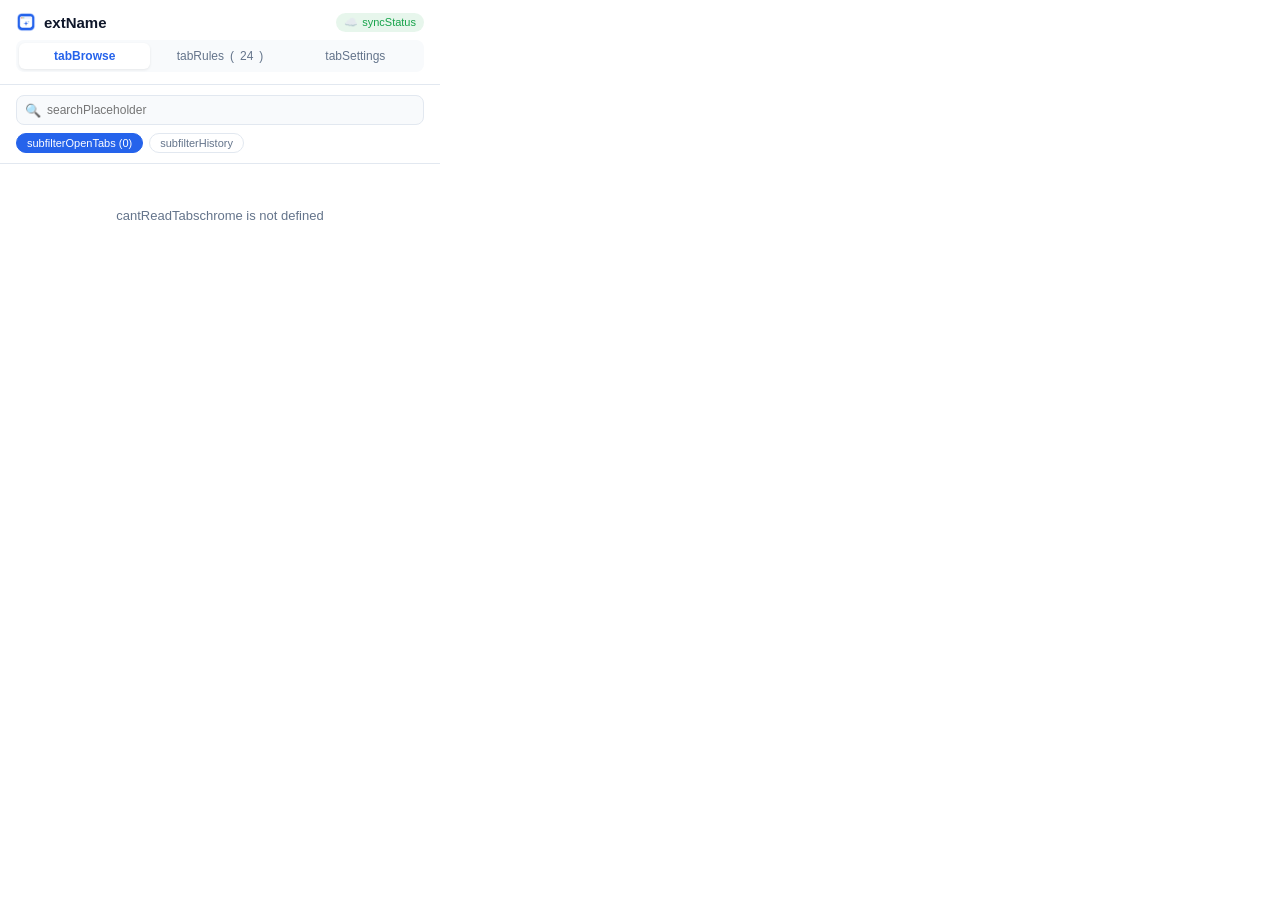
<file: popup.html>
<!doctype html>
<html>
<head>
  <meta charset="UTF-8">
  <meta name="viewport" content="width=device-width, initial-scale=1.0">
  <title data-i18n="extName">Smart Tab Cleaner</title>
  <link rel="stylesheet" href="css/popup.css">
</head>
<body>
  <header class="app-header">
    <div class="header-top">
      <div class="brand">
        <img src="icons/icon48.png" alt="Logo">
        <span data-i18n="extName">Smart Tab Cleaner</span>
      </div>
      <div class="sync-badge" id="syncStatus" data-i18n-title="syncTooltip">
        ☁️ <span data-i18n="syncStatus">Synced</span>
      </div>
    </div>

    <!-- Navigation Tabs -->
    <nav class="nav-tabs-custom">
      <button class="nav-tab-btn active" data-tab="browseTab">
        <span data-i18n="tabBrowse">🕒 History & Tabs</span>
      </button>
      <button class="nav-tab-btn" data-tab="rulesTab">
        <span data-i18n="tabRules">📋 Rules</span> (<span id="rulesCountBadge">0</span>)
      </button>
      <button class="nav-tab-btn" data-tab="settingsTab">
        <span data-i18n="tabSettings">⚙️ Settings</span>
      </button>
    </nav>
  </header>

  <!-- TAB 1: Browse History & Open Tabs -->
  <section id="browseTab" class="tab-view">
    <div class="toolbar">
      <div class="search-input-wrapper">
        <span class="search-icon">🔍</span>
        <input type="text" id="searchInput" class="search-input" data-i18n-placeholder="searchPlaceholder" placeholder="Search websites or domain names...">
      </div>
      <div class="sub-filter-group">
        <button class="sub-filter-btn active" id="btnFilterOpenTabs">
          <span data-i18n="subfilterOpenTabs">⚡ Open Tabs</span> (<span id="openTabsCount">0</span>)
        </button>
        <button class="sub-filter-btn" id="btnFilterHistory">
          <span data-i18n="subfilterHistory">🕒 Browsing History</span>
        </button>
      </div>
    </div>

    <div class="tab-content-container" id="siteListContainer">
      <!-- Site list rendered here -->
    </div>
  </section>

  <!-- TAB 2: Rules Management & Regex Tester -->
  <section id="rulesTab" class="tab-view" style="display: none;">
    <div class="tab-content-container">
      <!-- Regex / URL match tester -->
      <div class="tester-box">
        <div class="tester-title">
          <span data-i18n="testerTitle">🧪 Test URL Match</span>
        </div>
        <input type="text" id="testerInput" class="tester-input" data-i18n-placeholder="testerPlaceholder" placeholder="Paste a URL (e.g. Zoom, Telegram...) to test...">
        <div id="testerResult" class="tester-result"></div>
      </div>

      <!-- Active rules header -->
      <div style="display: flex; justify-content: space-between; align-items: center; margin-bottom: 8px;">
        <span style="font-weight: 600; font-size: 12px; color: var(--text-muted);" data-i18n="rulesHeader">ACTIVE RULES LIST</span>
        <button id="btnManualAddRule" class="btn-sm-action" data-i18n="btnManualAdd">+ Add Manually</button>
      </div>

      <div id="rulesListContainer">
        <!-- Render rules list -->
      </div>
    </div>
  </section>

  <!-- TAB 3: Settings & Backup -->
  <section id="settingsTab" class="tab-view" style="display: none;">
    <div class="tab-content-container">
      <div class="settings-section">
        <div class="settings-row">
          <div>
            <div class="settings-label" data-i18n="settingDefaultTimeoutLabel">Default Countdown Timeout</div>
            <div class="settings-desc" data-i18n="settingDefaultTimeoutDesc">Countdown milliseconds before automatically closing matching tabs (default: 500ms)</div>
          </div>
          <div>
            <div class="input-with-unit" style="width: 100px;">
              <input type="number" id="settingDefaultTimeout" class="settings-input form-control" min="0" max="60000" step="50" value="500">
              <span class="unit-badge">ms</span>
            </div>
          </div>
        </div>
      </div>

      <div class="settings-section">
        <div class="settings-row">
          <div>
            <div class="settings-label" data-i18n="settingCloseOnBlockLabel">Close Tab Immediately on Block</div>
            <div class="settings-desc" data-i18n="settingCloseOnBlockDesc">Automatically close the open tab right after you click Quick Block</div>
          </div>
          <div>
            <input type="checkbox" id="settingCloseOnBlock">
          </div>
        </div>
      </div>

      <div class="settings-section">
        <div class="settings-row">
          <div>
            <div class="settings-label" data-i18n="settingStatsLabel">Activity Statistics</div>
            <div class="settings-desc" data-i18n="settingStatsDesc">Total number of tabs automatically cleaned up</div>
          </div>
          <div style="font-size: 15px; font-weight: 700; color: var(--primary);" id="statClosedCount">
            0
          </div>
        </div>
      </div>

      <div class="settings-section">
        <div class="settings-label" style="margin-bottom: 8px;" data-i18n="settingBackupLabel">Backup & Manual Sync</div>
        <div style="display: flex; gap: 8px;">
          <button id="btnExportRules" class="btn-sm-action" style="flex: 1;" data-i18n="btnExport">📥 Export JSON</button>
          <button id="btnImportRules" class="btn-sm-action" style="flex: 1;" data-i18n="btnImport">📤 Import JSON</button>
        </div>
        <input type="file" id="importFileInput" accept=".json" style="display: none;">
      </div>
    </div>
  </section>

  <!-- Modal Manual Add Rule -->
  <div id="manualRuleModal" class="modal-overlay" style="display: none;">
    <div class="modal-card">
      <div class="modal-header">
        <h3 class="modal-title" data-i18n="modalAddRuleTitle">Add New Rule</h3>
        <button id="btnCloseModal" class="modal-close-btn" type="button">&times;</button>
      </div>
      <div class="modal-body">
        <div class="form-group">
          <label class="form-label" data-i18n="labelRuleName">Rule Name:</label>
          <input type="text" id="modalRuleName" class="form-control" data-i18n-placeholder="placeholderRuleName" placeholder="e.g. Pop-up Ads, Shopee Ads...">
        </div>
        <div class="form-group">
          <label class="form-label" data-i18n="labelRulePattern">URL Pattern or Regex:</label>
          <input type="text" id="modalRulePattern" class="form-control" data-i18n-placeholder="placeholderRulePattern" placeholder="e.g. shopee\.vn/popup.* or zoom\.us/j/">
          <div class="form-hint" data-i18n="hintRulePattern">Supports domain keyword or Regular Expression</div>
        </div>
        <div class="form-group">
          <label class="form-label" data-i18n="labelRuleTimeout">Timeout Delay (milliseconds):</label>
          <div class="input-with-unit">
            <input type="number" id="modalRuleTimeout" class="form-control" min="0" max="60000" step="50" value="500">
            <span class="unit-badge">ms</span>
          </div>
          <div class="quick-timeout-pills" id="modalTimeoutPills">
            <button type="button" class="timeout-pill" data-ms="0" data-i18n="pillInstant">0ms (Instant)</button>
            <button type="button" class="timeout-pill active" data-ms="500">500ms</button>
            <button type="button" class="timeout-pill" data-ms="1000">1s</button>
            <button type="button" class="timeout-pill" data-ms="3000">3s</button>
          </div>
        </div>
      </div>
      <div class="modal-footer">
        <button id="btnCancelModal" class="btn-secondary" type="button" data-i18n="btnCancel">Cancel</button>
        <button id="btnSaveModal" class="btn-primary" type="button" data-i18n="btnSaveRule">Save Rule</button>
      </div>
    </div>
  </div>

  <!-- Toast notification -->
  <div id="toastNotice" class="toast-notice"></div>

  <script src="js/storage.js"></script>
  <script src="js/popup.js"></script>
</body>
</html>
</file>
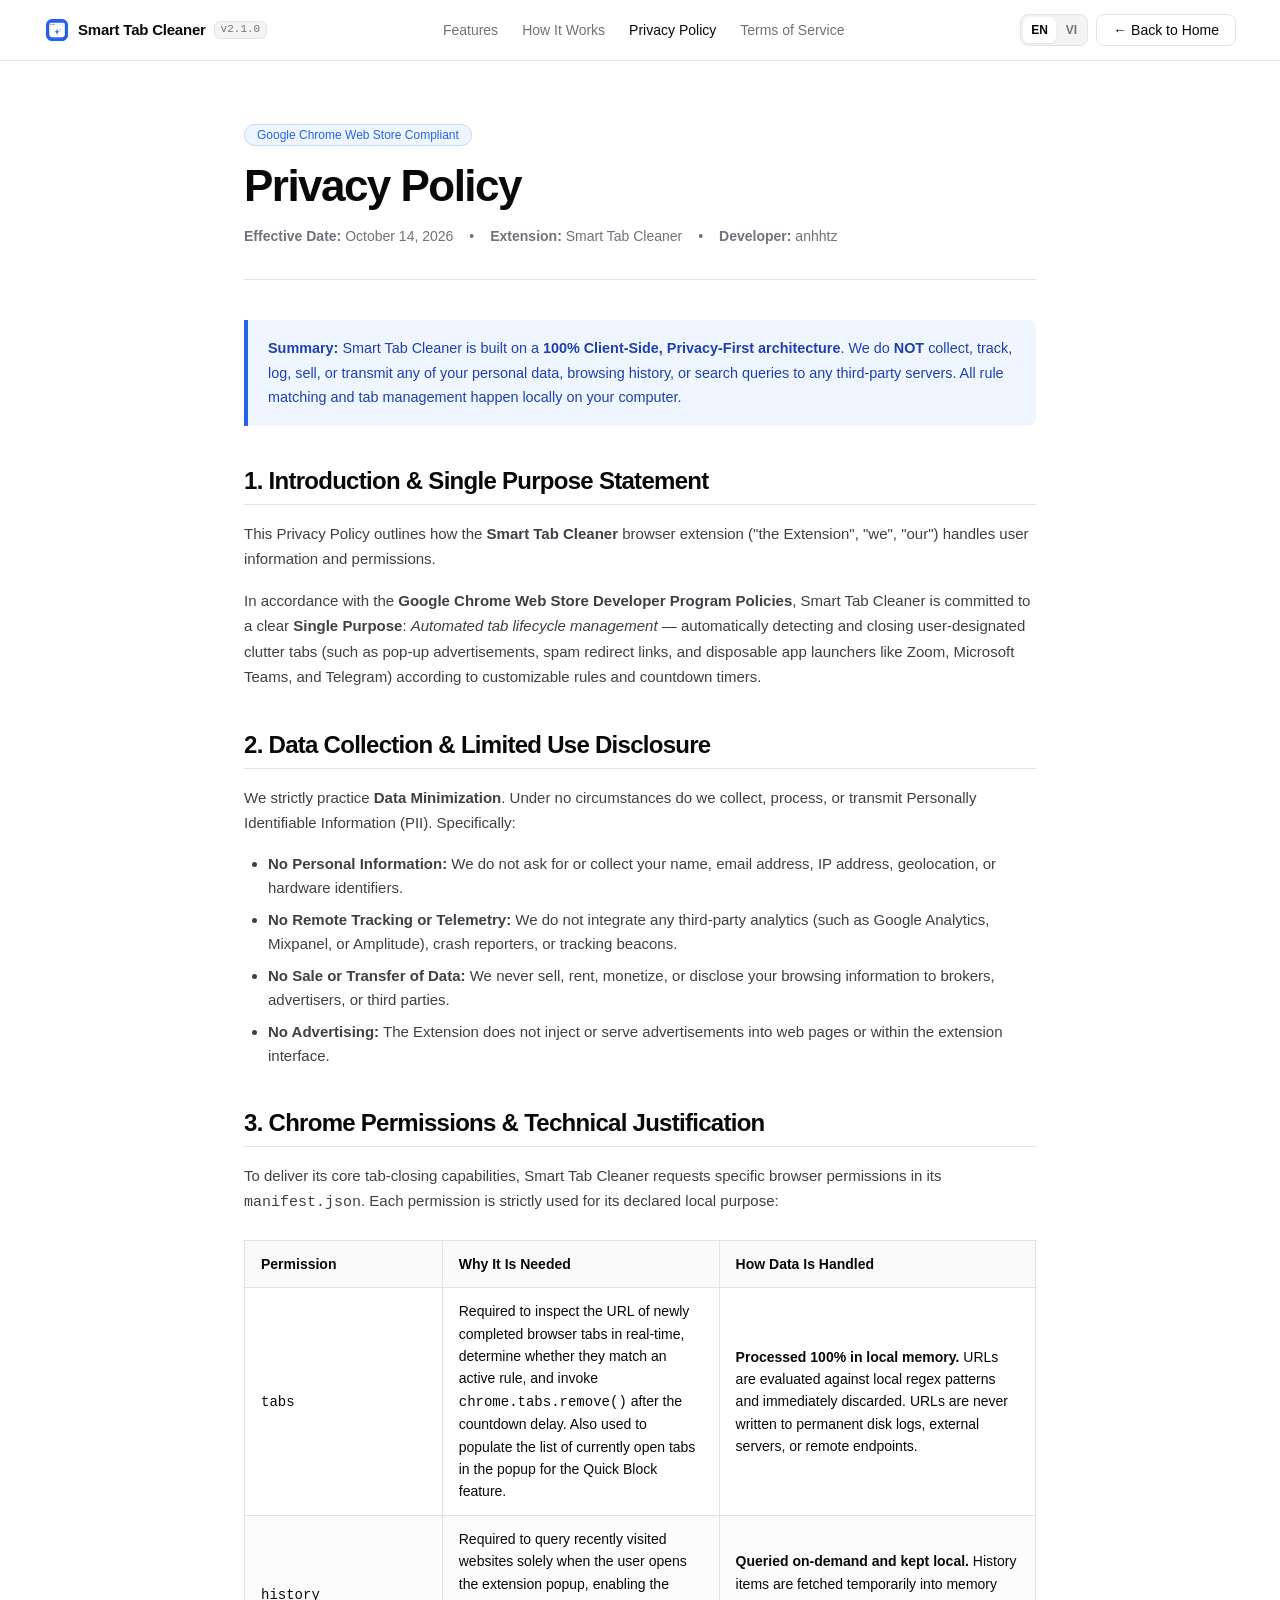
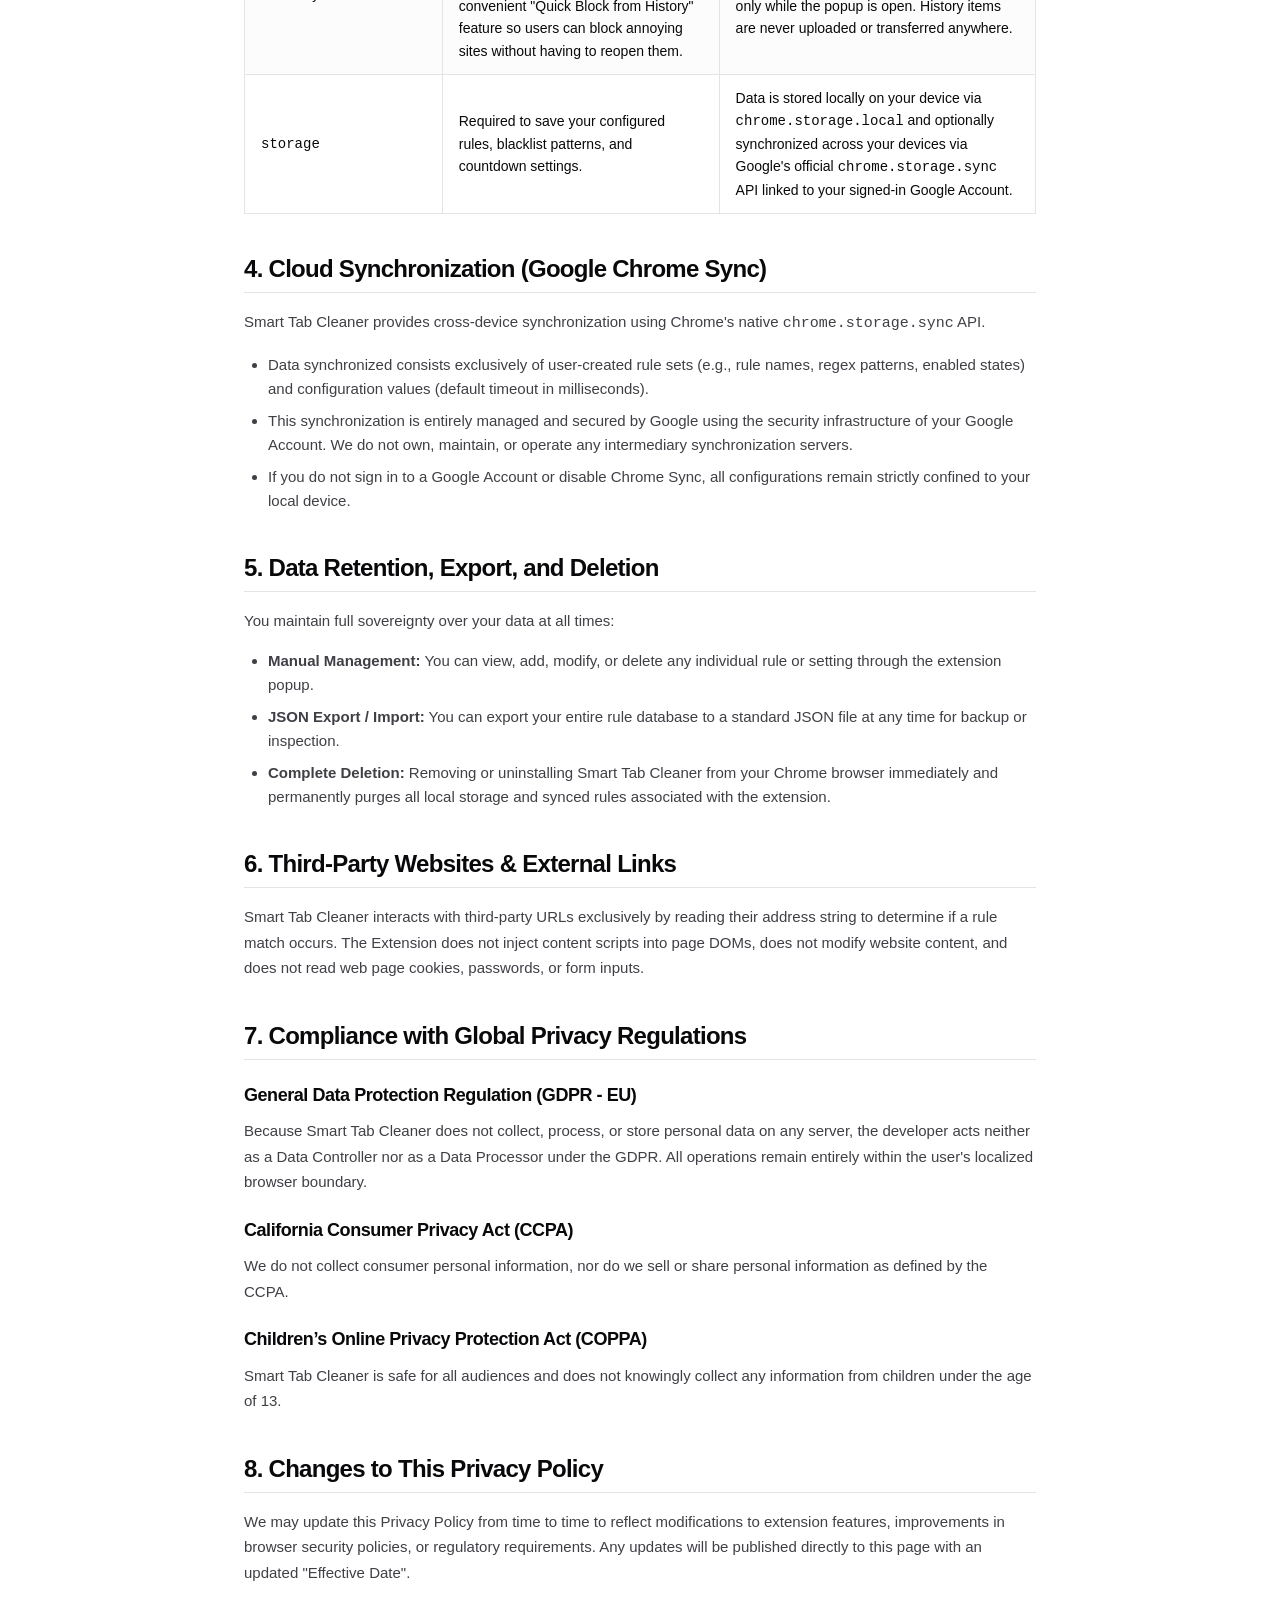
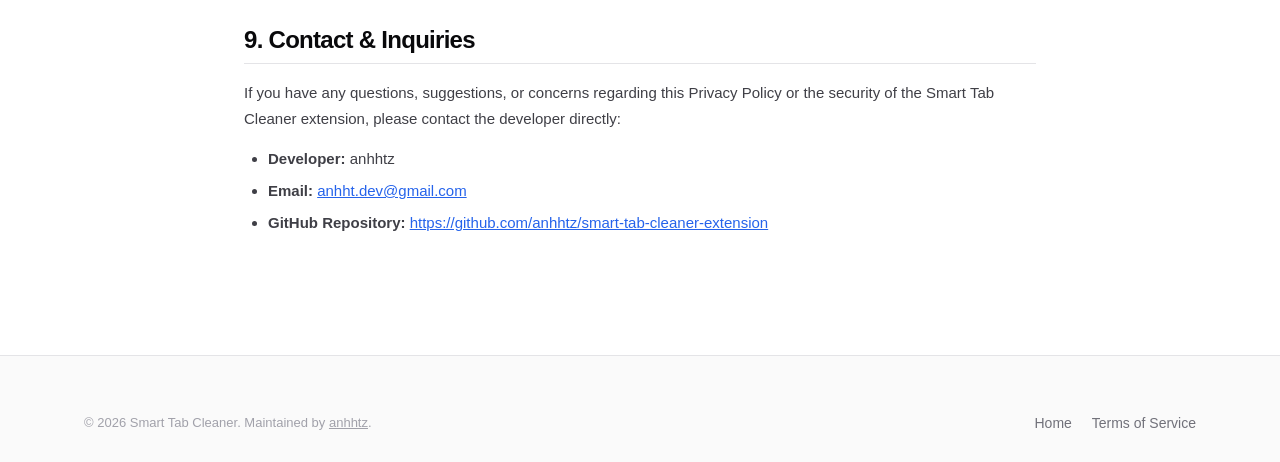
<file: docs/privacy.html>
<!DOCTYPE html>
<html lang="en">
<head>
  <meta charset="UTF-8">
  <meta name="viewport" content="width=device-width, initial-scale=1.0">
  <title>Privacy Policy — Smart Tab Cleaner</title>
  <meta name="title" content="Privacy Policy — Smart Tab Cleaner">
  <meta name="description" content="Official Privacy Policy for Smart Tab Cleaner Chrome Extension. Fully compliant with Google Chrome Web Store Developer Program Policies.">
  <link rel="icon" type="image/png" href="./icons/icon48.png">
  <link rel="canonical" href="https://anhhtz.github.io/smart-tab-cleaner-extension/privacy.html">

  <!-- Open Graph / Facebook -->
  <meta property="og:type" content="article">
  <meta property="og:url" content="https://anhhtz.github.io/smart-tab-cleaner-extension/privacy.html">
  <meta property="og:title" content="Privacy Policy — Smart Tab Cleaner">
  <meta property="og:description" content="100% Client-Side & Privacy-First. Zero tracking, zero telemetry, and complete transparency on required Chrome permissions.">
  <meta property="og:image" content="https://anhhtz.github.io/smart-tab-cleaner-extension/og-image.png">
  <meta property="og:image:width" content="1200">
  <meta property="og:image:height" content="630">
  <meta property="og:site_name" content="Smart Tab Cleaner">

  <!-- Twitter / X -->
  <meta name="twitter:card" content="summary_large_image">
  <meta name="twitter:url" content="https://anhhtz.github.io/smart-tab-cleaner-extension/privacy.html">
  <meta name="twitter:title" content="Privacy Policy — Smart Tab Cleaner">
  <meta name="twitter:description" content="100% Client-Side & Privacy-First. Zero tracking, zero telemetry, and complete transparency on required Chrome permissions.">
  <meta name="twitter:image" content="https://anhhtz.github.io/smart-tab-cleaner-extension/og-image.png">

  <meta name="theme-color" content="#ffffff">
  <link rel="stylesheet" href="./css/shadcn.css">
</head>
<body data-lang="en">

  <!-- Top Navigation Bar -->
  <header class="site-header">
    <div class="container nav-wrapper">
      <a href="./index.html" class="brand-link">
        <img src="./icons/icon48.png" alt="Smart Tab Cleaner Logo" class="brand-logo">
        <span class="brand-title">Smart Tab Cleaner</span>
        <span class="brand-badge">v2.1.0</span>
      </a>

      <nav class="nav-center">
        <ul class="nav-links">
          <li>
            <a href="./index.html#features" class="nav-link">
              <span class="lang-en">Features</span>
              <span class="lang-vi">Tính năng</span>
            </a>
          </li>
          <li>
            <a href="./index.html#how-it-works" class="nav-link">
              <span class="lang-en">How It Works</span>
              <span class="lang-vi">Quy trình</span>
            </a>
          </li>
          <li>
            <a href="./privacy.html" class="nav-link active">
              <span class="lang-en">Privacy Policy</span>
              <span class="lang-vi">Chính sách bảo mật</span>
            </a>
          </li>
          <li>
            <a href="./terms.html" class="nav-link">
              <span class="lang-en">Terms of Service</span>
              <span class="lang-vi">Điều khoản dịch vụ</span>
            </a>
          </li>
        </ul>
      </nav>

      <div class="nav-actions">
        <!-- Language Switcher Pill -->
        <div class="lang-switch" title="Change Language / Đổi ngôn ngữ">
          <button type="button" class="lang-switch-btn active" data-lang="en">EN</button>
          <button type="button" class="lang-switch-btn" data-lang="vi">VI</button>
        </div>

        <a href="./index.html" class="btn btn-outline header-btn">
          <span class="lang-en">← Back to Home</span>
          <span class="lang-vi">← Về trang chủ</span>
        </a>
      </div>
    </div>
  </header>

  <!-- Legal Main Container -->
  <main class="legal-wrapper">
    <div class="container container-narrow">
      
      <!-- ENGLISH VERSION -->
      <div class="lang-en">
        <div class="legal-header">
          <div class="badge badge-brand" style="margin-bottom: 12px;">Google Chrome Web Store Compliant</div>
          <h1>Privacy Policy</h1>
          <div class="legal-meta">
            <span><strong>Effective Date:</strong> October 14, 2026</span>
            <span>•</span>
            <span><strong>Extension:</strong> Smart Tab Cleaner</span>
            <span>•</span>
            <span><strong>Developer:</strong> anhhtz</span>
          </div>
        </div>

        <div class="legal-content">
          
          <div class="callout">
            <p>
              <strong>Summary:</strong> Smart Tab Cleaner is built on a <strong>100% Client-Side, Privacy-First architecture</strong>. We do <strong>NOT</strong> collect, track, log, sell, or transmit any of your personal data, browsing history, or search queries to any third-party servers. All rule matching and tab management happen locally on your computer.
            </p>
          </div>

          <h2>1. Introduction & Single Purpose Statement</h2>
          <p>
            This Privacy Policy outlines how the <strong>Smart Tab Cleaner</strong> browser extension ("the Extension", "we", "our") handles user information and permissions.
          </p>
          <p>
            In accordance with the <strong>Google Chrome Web Store Developer Program Policies</strong>, Smart Tab Cleaner is committed to a clear <strong>Single Purpose</strong>: <em>Automated tab lifecycle management</em> — automatically detecting and closing user-designated clutter tabs (such as pop-up advertisements, spam redirect links, and disposable app launchers like Zoom, Microsoft Teams, and Telegram) according to customizable rules and countdown timers.
          </p>

          <h2>2. Data Collection & Limited Use Disclosure</h2>
          <p>
            We strictly practice <strong>Data Minimization</strong>. Under no circumstances do we collect, process, or transmit Personally Identifiable Information (PII). Specifically:
          </p>
          <ul>
            <li><strong>No Personal Information:</strong> We do not ask for or collect your name, email address, IP address, geolocation, or hardware identifiers.</li>
            <li><strong>No Remote Tracking or Telemetry:</strong> We do not integrate any third-party analytics (such as Google Analytics, Mixpanel, or Amplitude), crash reporters, or tracking beacons.</li>
            <li><strong>No Sale or Transfer of Data:</strong> We never sell, rent, monetize, or disclose your browsing information to brokers, advertisers, or third parties.</li>
            <li><strong>No Advertising:</strong> The Extension does not inject or serve advertisements into web pages or within the extension interface.</li>
          </ul>

          <h2>3. Chrome Permissions & Technical Justification</h2>
          <p>
            To deliver its core tab-closing capabilities, Smart Tab Cleaner requests specific browser permissions in its <code>manifest.json</code>. Each permission is strictly used for its declared local purpose:
          </p>

          <table class="permission-table">
            <thead>
              <tr>
                <th style="width: 25%;">Permission</th>
                <th style="width: 35%;">Why It Is Needed</th>
                <th style="width: 40%;">How Data Is Handled</th>
              </tr>
            </thead>
            <tbody>
              <tr>
                <td><code>tabs</code></td>
                <td>
                  Required to inspect the URL of newly completed browser tabs in real-time, determine whether they match an active rule, and invoke <code>chrome.tabs.remove()</code> after the countdown delay. Also used to populate the list of currently open tabs in the popup for the Quick Block feature.
                </td>
                <td>
                  <strong>Processed 100% in local memory.</strong> URLs are evaluated against local regex patterns and immediately discarded. URLs are never written to permanent disk logs, external servers, or remote endpoints.
                </td>
              </tr>
              <tr>
                <td><code>history</code></td>
                <td>
                  Required to query recently visited websites solely when the user opens the extension popup, enabling the convenient "Quick Block from History" feature so users can block annoying sites without having to reopen them.
                </td>
                <td>
                  <strong>Queried on-demand and kept local.</strong> History items are fetched temporarily into memory only while the popup is open. History items are never uploaded or transferred anywhere.
                </td>
              </tr>
              <tr>
                <td><code>storage</code></td>
                <td>
                  Required to save your configured rules, blacklist patterns, and countdown settings.
                </td>
                <td>
                  Data is stored locally on your device via <code>chrome.storage.local</code> and optionally synchronized across your devices via Google's official <code>chrome.storage.sync</code> API linked to your signed-in Google Account.
                </td>
              </tr>
            </tbody>
          </table>

          <h2>4. Cloud Synchronization (Google Chrome Sync)</h2>
          <p>
            Smart Tab Cleaner provides cross-device synchronization using Chrome's native <code>chrome.storage.sync</code> API.
          </p>
          <ul>
            <li>Data synchronized consists exclusively of user-created rule sets (e.g., rule names, regex patterns, enabled states) and configuration values (default timeout in milliseconds).</li>
            <li>This synchronization is entirely managed and secured by Google using the security infrastructure of your Google Account. We do not own, maintain, or operate any intermediary synchronization servers.</li>
            <li>If you do not sign in to a Google Account or disable Chrome Sync, all configurations remain strictly confined to your local device.</li>
          </ul>

          <h2>5. Data Retention, Export, and Deletion</h2>
          <p>
            You maintain full sovereignty over your data at all times:
          </p>
          <ul>
            <li><strong>Manual Management:</strong> You can view, add, modify, or delete any individual rule or setting through the extension popup.</li>
            <li><strong>JSON Export / Import:</strong> You can export your entire rule database to a standard JSON file at any time for backup or inspection.</li>
            <li><strong>Complete Deletion:</strong> Removing or uninstalling Smart Tab Cleaner from your Chrome browser immediately and permanently purges all local storage and synced rules associated with the extension.</li>
          </ul>

          <h2>6. Third-Party Websites & External Links</h2>
          <p>
            Smart Tab Cleaner interacts with third-party URLs exclusively by reading their address string to determine if a rule match occurs. The Extension does not inject content scripts into page DOMs, does not modify website content, and does not read web page cookies, passwords, or form inputs.
          </p>

          <h2>7. Compliance with Global Privacy Regulations</h2>
          <h3>General Data Protection Regulation (GDPR - EU)</h3>
          <p>
            Because Smart Tab Cleaner does not collect, process, or store personal data on any server, the developer acts neither as a Data Controller nor as a Data Processor under the GDPR. All operations remain entirely within the user's localized browser boundary.
          </p>

          <h3>California Consumer Privacy Act (CCPA)</h3>
          <p>
            We do not collect consumer personal information, nor do we sell or share personal information as defined by the CCPA.
          </p>

          <h3>Children’s Online Privacy Protection Act (COPPA)</h3>
          <p>
            Smart Tab Cleaner is safe for all audiences and does not knowingly collect any information from children under the age of 13.
          </p>

          <h2>8. Changes to This Privacy Policy</h2>
          <p>
            We may update this Privacy Policy from time to time to reflect modifications to extension features, improvements in browser security policies, or regulatory requirements. Any updates will be published directly to this page with an updated "Effective Date".
          </p>

          <h2>9. Contact & Inquiries</h2>
          <p>
            If you have any questions, suggestions, or concerns regarding this Privacy Policy or the security of the Smart Tab Cleaner extension, please contact the developer directly:
          </p>
          <ul>
            <li><strong>Developer:</strong> anhhtz</li>
            <li><strong>Email:</strong> <a href="mailto:anhht.dev@gmail.com" style="color: var(--brand); text-decoration: underline;">anhht.dev@gmail.com</a></li>
            <li><strong>GitHub Repository:</strong> <a href="https://github.com/anhhtz/smart-tab-cleaner-extension" target="_blank" rel="noopener noreferrer" style="color: var(--brand); text-decoration: underline;">https://github.com/anhhtz/smart-tab-cleaner-extension</a></li>
          </ul>

        </div>
      </div>

      <!-- VIETNAMESE VERSION -->
      <div class="lang-vi">
        <div class="legal-header">
          <div class="badge badge-brand" style="margin-bottom: 12px;">Tuân thủ Google Chrome Web Store</div>
          <h1>Chính sách Quyền riêng tư</h1>
          <div class="legal-meta">
            <span><strong>Ngày hiệu lực:</strong> 14 tháng 10, 2026</span>
            <span>•</span>
            <span><strong>Tiện ích:</strong> Smart Tab Cleaner</span>
            <span>•</span>
            <span><strong>Tác giả:</strong> anhhtz</span>
          </div>
        </div>

        <div class="legal-content">
          
          <div class="callout">
            <p>
              <strong>Tóm tắt cốt lõi:</strong> Smart Tab Cleaner được xây dựng theo kiến trúc <strong>100% Cục bộ (Client-Side) và Ưu tiên quyền riêng tư</strong>. Chúng tôi <strong>KHÔNG</strong> thu thập, theo dõi, lưu trữ log, bán hay chuyển giao bất kỳ dữ liệu cá nhân, lịch sử duyệt web hay từ khóa tìm kiếm nào của bạn tới máy chủ bên thứ ba. Toàn bộ thao tác so khớp quy tắc và quản lý tab đều được thực hiện trực tiếp trong máy tính của bạn.
            </p>
          </div>

          <h2>1. Giới thiệu & Cam kết Mục đích Duy nhất (Single Purpose)</h2>
          <p>
            Chính sách quyền riêng tư này giải thích cách tiện ích mở rộng <strong>Smart Tab Cleaner</strong> ("Tiện ích", "chúng tôi") xử lý thông tin và các quyền của trình duyệt.
          </p>
          <p>
            Tuân thủ nghiêm ngặt <strong>Chính sách Nhà phát triển Google Chrome Web Store</strong>, Smart Tab Cleaner cam kết thực hiện đúng một <strong>Mục đích duy nhất (Single Purpose)</strong>: <em>Quản lý vòng đời tab trình duyệt tự động</em> — nhận diện và tự động đóng các tab rác do người dùng chỉ định (như tab quảng cáo pop-up, link chuyển hướng spam, và các tab launcher trung gian như Zoom, Microsoft Teams, Telegram) theo quy tắc và thời gian đếm ngược tùy chỉnh.
          </p>

          <h2>2. Thu thập dữ liệu & Giới hạn sử dụng</h2>
          <p>
            Chúng tôi thực hành nguyên tắc <strong>Tối thiểu hóa Dữ liệu (Data Minimization)</strong>. Trong mọi trường hợp, tiện ích không thu thập, xử lý hay truyền tải Thông tin Nhận dạng Cá nhân (PII):
          </p>
          <ul>
            <li><strong>Không thu thập dữ liệu cá nhân:</strong> Chúng tôi không yêu cầu hay lưu trữ tên, email, địa chỉ IP, vị trí địa lý hay mã nhận dạng phần cứng của bạn.</li>
            <li><strong>Không theo dõi từ xa (No Telemetry):</strong> Không tích hợp bất kỳ công cụ phân tích từ xa nào (như Google Analytics, Mixpanel, Amplitude), không báo cáo sự cố ngầm hay gửi beacon theo dõi.</li>
            <li><strong>Không bán hoặc chia sẻ dữ liệu:</strong> Chúng tôi không bao giờ bán, cho thuê, thương mại hóa hay tiết lộ thông tin duyệt web của bạn cho các nhà môi giới dữ liệu hay nhà quảng cáo.</li>
            <li><strong>Không chèn quảng cáo:</strong> Tiện ích không chèn quảng cáo vào các trang web bạn truy cập hoặc giao diện popup.</li>
          </ul>

          <h2>3. Chi tiết các Quyền của Chrome & Giải trình kỹ thuật</h2>
          <p>
            Để cung cấp khả năng tự động đóng tab, Smart Tab Cleaner yêu cầu các quyền hạn cụ thể trong file <code>manifest.json</code>. Mỗi quyền đều được sử dụng cục bộ và đúng với mục đích khai báo:
          </p>

          <table class="permission-table">
            <thead>
              <tr>
                <th style="width: 25%;">Quyền hạn</th>
                <th style="width: 35%;">Mục đích sử dụng</th>
                <th style="width: 40%;">Cách xử lý dữ liệu</th>
              </tr>
            </thead>
            <tbody>
              <tr>
                <td><code>tabs</code></td>
                <td>
                  Dùng để kiểm tra địa chỉ URL của các tab trình duyệt vừa tải xong theo thời gian thực, xác định tab có khớp với quy tắc nào đang bật hay không, và gọi hàm <code>chrome.tabs.remove()</code> sau thời gian chờ đếm ngược. Đồng thời dùng để liệt kê danh sách tab đang mở trong popup phục vụ tính năng Chặn nhanh (Quick Block).
                </td>
                <td>
                  <strong>Xử lý 100% trong bộ nhớ tạm (RAM).</strong> URL được so khớp với biểu thức regex nội bộ và hủy ngay sau đó. URL không bao giờ được ghi vào file log vĩnh viễn trên ổ cứng hay gửi tới bất kỳ máy chủ nào.
                </td>
              </tr>
              <tr>
                <td><code>history</code></td>
                <td>
                  Dùng để truy vấn danh sách các trang web bạn vừa truy cập gần đây, CHỈ khi bạn bấm mở cửa sổ popup của tiện ích, nhằm phục vụ tính năng "Chặn nhanh từ lịch sử" giúp bạn block trang spam mà không cần mở lại chúng.
                </td>
                <td>
                  <strong>Truy vấn theo yêu cầu và giữ cục bộ.</strong> Dữ liệu lịch sử chỉ tồn tại trong bộ nhớ RAM khi popup đang mở và bị xóa ngay khi đóng popup. Không bao giờ tải lên mạng.
                </td>
              </tr>
              <tr>
                <td><code>storage</code></td>
                <td>
                  Dùng để lưu trữ danh sách quy tắc chặn, mẫu regex và cài đặt thời gian chờ do bạn thiết lập.
                </td>
                <td>
                  Dữ liệu được lưu trữ trên máy tính qua <code>chrome.storage.local</code> và tùy chọn đồng bộ hóa giữa các thiết bị của bạn qua API chính thức <code>chrome.storage.sync</code> liên kết với tài khoản Google đã đăng nhập.
                </td>
              </tr>
            </tbody>
          </table>

          <h2>4. Cơ chế Đồng bộ Đám mây (Google Chrome Sync)</h2>
          <p>
            Smart Tab Cleaner hỗ trợ đồng bộ hóa quy tắc giữa các máy tính bằng API chuẩn <code>chrome.storage.sync</code> của Google Chrome.
          </p>
          <ul>
            <li>Dữ liệu đồng bộ chỉ bao gồm danh sách quy tắc bạn tạo (tên quy tắc, chuỗi regex, trạng thái bật/tắt) và thông số cài đặt (độ trễ đếm ngược tính bằng mili-giây).</li>
            <li>Toàn bộ quá trình đồng bộ được quản lý và bảo vệ bởi hạ tầng bảo mật của Google thông qua tài khoản Google của bạn. Chúng tôi không sở hữu, vận hành hay trung gian qua bất kỳ máy chủ máy chủ đồng bộ nào.</li>
            <li>Nếu bạn không đăng nhập tài khoản Google hoặc tắt đồng bộ Chrome Sync, toàn bộ dữ liệu cấu hình sẽ được lưu cục bộ trên máy tính của bạn.</li>
          </ul>

          <h2>5. Lưu trữ, Xuất dữ liệu và Quyền xóa bỏ</h2>
          <p>
            Bạn có toàn quyền kiểm soát dữ liệu của mình mọi lúc:
          </p>
          <ul>
            <li><strong>Chủ động quản lý:</strong> Bạn có thể xem, thêm, chỉnh sửa hoặc xóa bất kỳ quy tắc hay cài đặt nào trực tiếp từ popup.</li>
            <li><strong>Xuất / Nhập JSON:</strong> Bạn có thể xuất toàn bộ cấu hình quy tắc ra file JSON tiêu chuẩn bất kỳ lúc nào để sao lưu hoặc chia sẻ.</li>
            <li><strong>Xóa bỏ hoàn toàn:</strong> Việc gỡ cài đặt (uninstall) Smart Tab Cleaner khỏi trình duyệt Chrome sẽ ngay lập tức xóa vĩnh viễn toàn bộ dữ liệu lưu trữ cục bộ và quy tắc đồng bộ liên quan đến tiện ích.</li>
          </ul>

          <h2>6. Các trang web bên thứ ba & Liên kết ngoài</h2>
          <p>
            Smart Tab Cleaner chỉ tương tác với địa chỉ URL của các trang web bên thứ ba nhằm mục đích kiểm tra điều kiện quy tắc. Tiện ích không chèn mã script vào nội dung trang (content scripts), không can thiệp nội dung web, và không bao giờ đọc cookies, mật khẩu hay dữ liệu form của người dùng.
          </p>

          <h2>7. Tuân thủ Quy định Bảo vệ Dữ liệu Quốc tế</h2>
          <h3>Quy định Bảo vệ Dữ liệu Chung Châu Âu (GDPR)</h3>
          <p>
            Vì Smart Tab Cleaner không thu thập, xử lý hay lưu trữ dữ liệu cá nhân trên bất kỳ máy chủ nào, tác giả tiện ích không đóng vai trò Bên Kiểm soát Dữ liệu (Data Controller) hay Bên Xử lý Dữ liệu (Data Processor) theo GDPR. Mọi hoạt động nằm hoàn toàn trong phạm vi trình duyệt của bạn.
          </p>

          <h3>Đạo luật Quyền riêng tư Người tiêu dùng California (CCPA)</h3>
          <p>
            Chúng tôi không thu thập thông tin người tiêu dùng, không bán và không chia sẻ thông tin cá nhân theo định nghĩa của CCPA.
          </p>

          <h3>Đạo luật Bảo vệ Quyền riêng tư Trẻ em trên Mạng (COPPA)</h3>
          <p>
            Smart Tab Cleaner an toàn cho mọi đối tượng và không thu thập bất kỳ thông tin nào từ trẻ em dưới 13 tuổi.
          </p>

          <h2>8. Thay đổi Chính sách</h2>
          <p>
            Chúng tôi có thể cập nhật Chính sách Quyền riêng tư này theo thời gian để phản ánh các cải tiến tính năng, sự thay đổi trong chính sách của trình duyệt hoặc yêu cầu pháp lý. Mọi thay đổi sẽ được công bố công khai trên trang web này kèm "Ngày hiệu lực" cập nhật.
          </p>

          <h2>9. Thông tin Liên hệ</h2>
          <p>
            Nếu bạn có bất kỳ câu hỏi, góp ý hoặc quan ngại nào liên quan đến Chính sách Quyền riêng tư này, vui lòng liên hệ trực tiếp với tác giả:
          </p>
          <ul>
            <li><strong>Nhà phát triển:</strong> anhhtz</li>
            <li><strong>Email:</strong> <a href="mailto:anhht.dev@gmail.com" style="color: var(--brand); text-decoration: underline;">anhht.dev@gmail.com</a></li>
            <li><strong>Mã nguồn GitHub:</strong> <a href="https://github.com/anhhtz/smart-tab-cleaner-extension" target="_blank" rel="noopener noreferrer" style="color: var(--brand); text-decoration: underline;">https://github.com/anhhtz/smart-tab-cleaner-extension</a></li>
          </ul>

        </div>
      </div>

    </div>
  </main>

  <!-- Footer -->
  <footer class="site-footer">
    <div class="container">
      <div class="footer-bottom" style="border-top: none; padding-top: 0;">
        <div>
          © 2026 Smart Tab Cleaner. Maintained by <a href="https://github.com/anhhtz" target="_blank" rel="noopener noreferrer" style="text-decoration: underline;">anhhtz</a>.
        </div>
        <div>
          <a href="./index.html" class="footer-link" style="margin-right: 16px;">
            <span class="lang-en">Home</span>
            <span class="lang-vi">Trang chủ</span>
          </a>
          <a href="./terms.html" class="footer-link">
            <span class="lang-en">Terms of Service</span>
            <span class="lang-vi">Điều khoản dịch vụ</span>
          </a>
        </div>
      </div>
    </div>
  </footer>

  <script src="./js/main.js"></script>
</body>
</html>
</file>
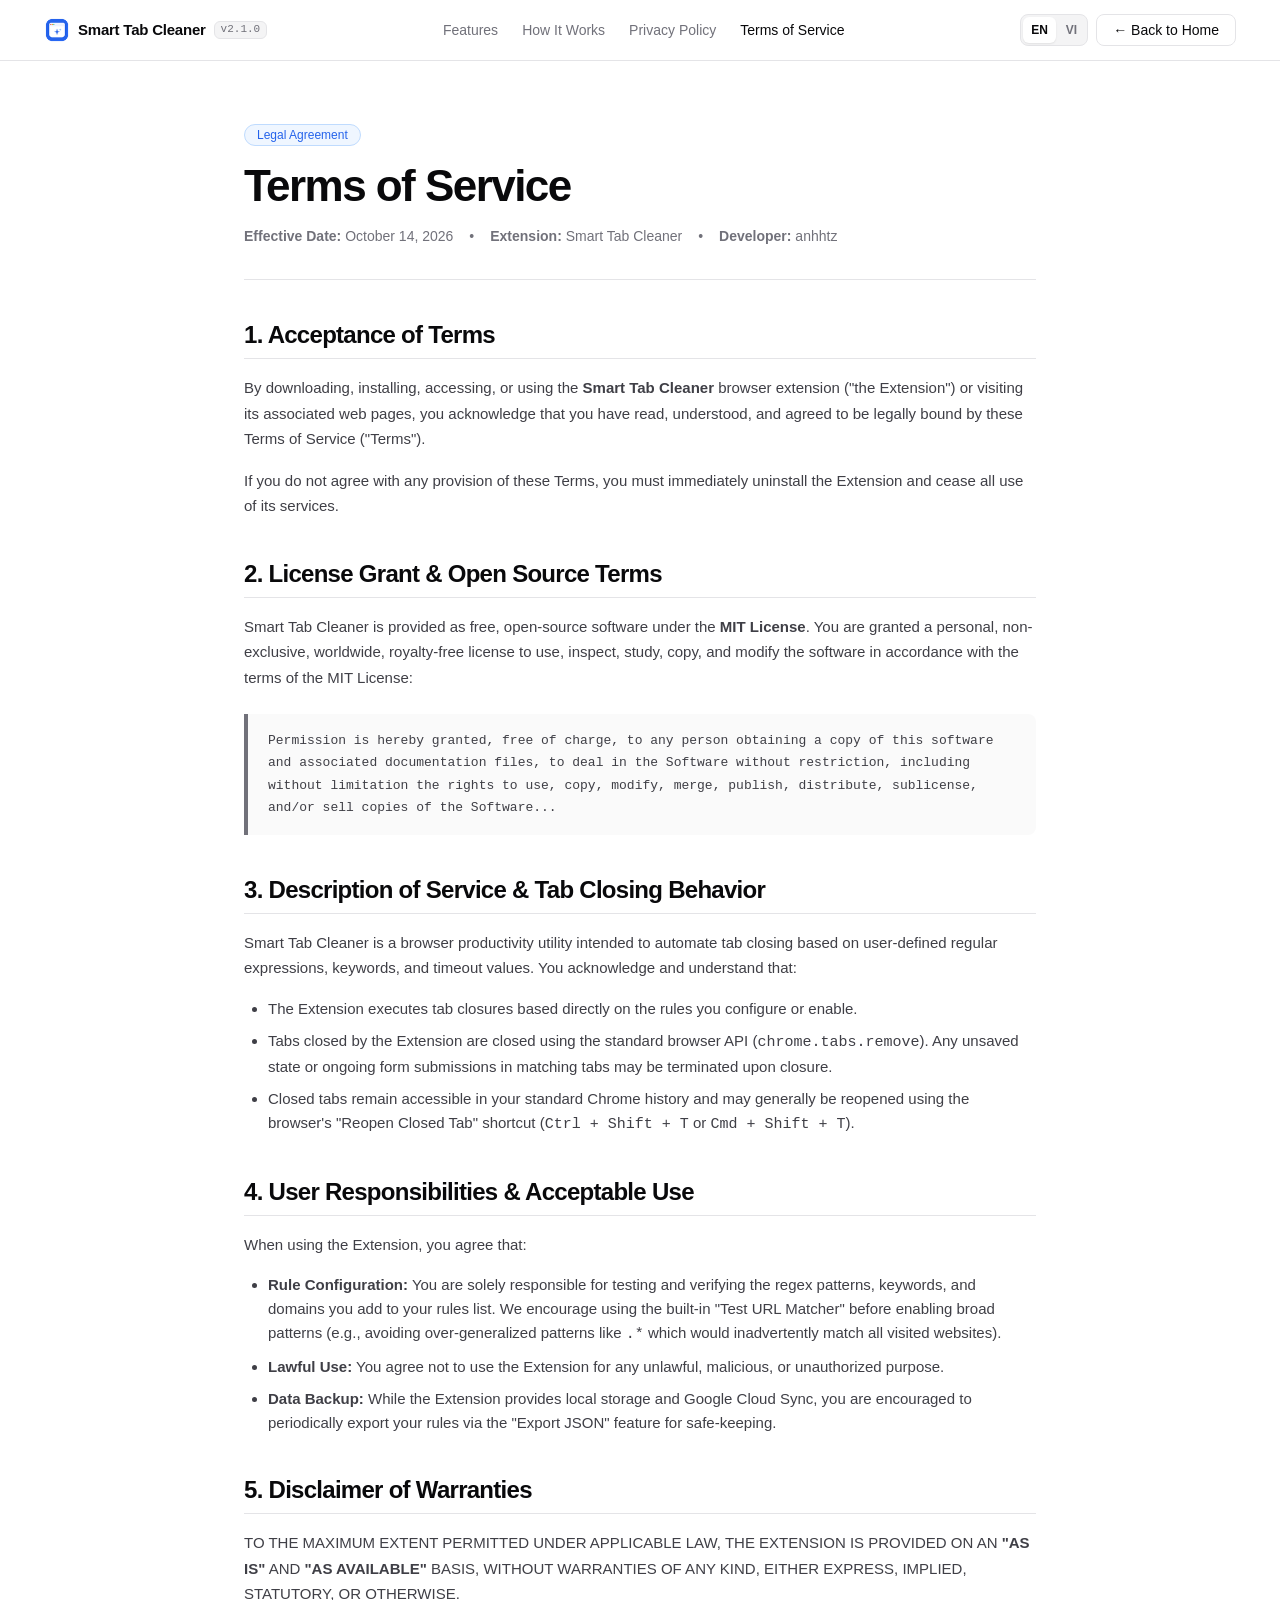
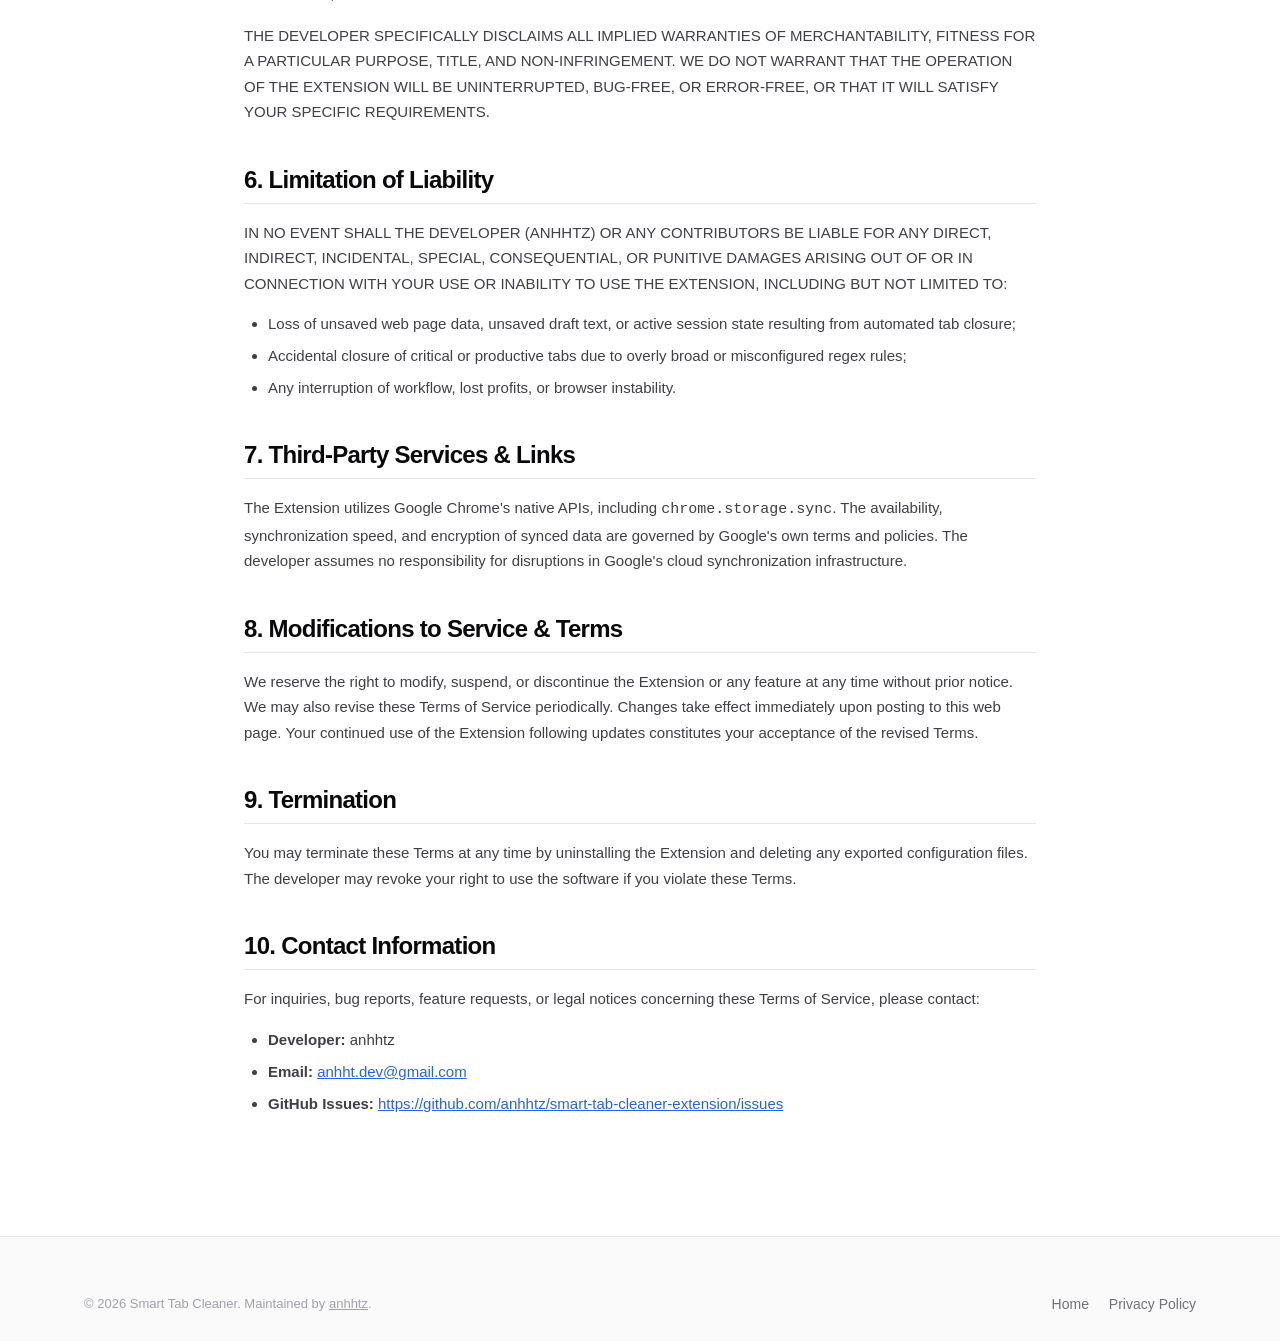
<file: docs/terms.html>
<!DOCTYPE html>
<html lang="en">
<head>
  <meta charset="UTF-8">
  <meta name="viewport" content="width=device-width, initial-scale=1.0">
  <title>Terms of Service — Smart Tab Cleaner</title>
  <meta name="title" content="Terms of Service — Smart Tab Cleaner">
  <meta name="description" content="Official Terms of Service for Smart Tab Cleaner Chrome Extension. Free and open-source software under the MIT License.">
  <link rel="icon" type="image/png" href="./icons/icon48.png">
  <link rel="canonical" href="https://anhhtz.github.io/smart-tab-cleaner-extension/terms.html">

  <!-- Open Graph / Facebook -->
  <meta property="og:type" content="article">
  <meta property="og:url" content="https://anhhtz.github.io/smart-tab-cleaner-extension/terms.html">
  <meta property="og:title" content="Terms of Service — Smart Tab Cleaner">
  <meta property="og:description" content="Free and open-source software under the MIT License. Review usage guidelines, warranty disclaimers, and liability terms.">
  <meta property="og:image" content="https://anhhtz.github.io/smart-tab-cleaner-extension/og-image.png">
  <meta property="og:image:width" content="1200">
  <meta property="og:image:height" content="630">
  <meta property="og:site_name" content="Smart Tab Cleaner">

  <!-- Twitter / X -->
  <meta name="twitter:card" content="summary_large_image">
  <meta name="twitter:url" content="https://anhhtz.github.io/smart-tab-cleaner-extension/terms.html">
  <meta name="twitter:title" content="Terms of Service — Smart Tab Cleaner">
  <meta name="twitter:description" content="Free and open-source software under the MIT License. Review usage guidelines, warranty disclaimers, and liability terms.">
  <meta name="twitter:image" content="https://anhhtz.github.io/smart-tab-cleaner-extension/og-image.png">

  <meta name="theme-color" content="#ffffff">
  <link rel="stylesheet" href="./css/shadcn.css">
</head>
<body data-lang="en">

  <!-- Top Navigation Bar -->
  <header class="site-header">
    <div class="container nav-wrapper">
      <a href="./index.html" class="brand-link">
        <img src="./icons/icon48.png" alt="Smart Tab Cleaner Logo" class="brand-logo">
        <span class="brand-title">Smart Tab Cleaner</span>
        <span class="brand-badge">v2.1.0</span>
      </a>

      <nav class="nav-center">
        <ul class="nav-links">
          <li>
            <a href="./index.html#features" class="nav-link">
              <span class="lang-en">Features</span>
              <span class="lang-vi">Tính năng</span>
            </a>
          </li>
          <li>
            <a href="./index.html#how-it-works" class="nav-link">
              <span class="lang-en">How It Works</span>
              <span class="lang-vi">Quy trình</span>
            </a>
          </li>
          <li>
            <a href="./privacy.html" class="nav-link">
              <span class="lang-en">Privacy Policy</span>
              <span class="lang-vi">Chính sách bảo mật</span>
            </a>
          </li>
          <li>
            <a href="./terms.html" class="nav-link active">
              <span class="lang-en">Terms of Service</span>
              <span class="lang-vi">Điều khoản dịch vụ</span>
            </a>
          </li>
        </ul>
      </nav>

      <div class="nav-actions">
        <!-- Language Switcher Pill -->
        <div class="lang-switch" title="Change Language / Đổi ngôn ngữ">
          <button type="button" class="lang-switch-btn active" data-lang="en">EN</button>
          <button type="button" class="lang-switch-btn" data-lang="vi">VI</button>
        </div>

        <a href="./index.html" class="btn btn-outline header-btn">
          <span class="lang-en">← Back to Home</span>
          <span class="lang-vi">← Về trang chủ</span>
        </a>
      </div>
    </div>
  </header>

  <!-- Legal Main Container -->
  <main class="legal-wrapper">
    <div class="container container-narrow">
      
      <!-- ENGLISH VERSION -->
      <div class="lang-en">
        <div class="legal-header">
          <div class="badge badge-brand" style="margin-bottom: 12px;">Legal Agreement</div>
          <h1>Terms of Service</h1>
          <div class="legal-meta">
            <span><strong>Effective Date:</strong> October 14, 2026</span>
            <span>•</span>
            <span><strong>Extension:</strong> Smart Tab Cleaner</span>
            <span>•</span>
            <span><strong>Developer:</strong> anhhtz</span>
          </div>
        </div>

        <div class="legal-content">
          
          <h2>1. Acceptance of Terms</h2>
          <p>
            By downloading, installing, accessing, or using the <strong>Smart Tab Cleaner</strong> browser extension ("the Extension") or visiting its associated web pages, you acknowledge that you have read, understood, and agreed to be legally bound by these Terms of Service ("Terms").
          </p>
          <p>
            If you do not agree with any provision of these Terms, you must immediately uninstall the Extension and cease all use of its services.
          </p>

          <h2>2. License Grant & Open Source Terms</h2>
          <p>
            Smart Tab Cleaner is provided as free, open-source software under the <strong>MIT License</strong>. You are granted a personal, non-exclusive, worldwide, royalty-free license to use, inspect, study, copy, and modify the software in accordance with the terms of the MIT License:
          </p>
          <div class="callout" style="border-left-color: #71717a; background-color: #fafafa;">
            <p style="color: #3f3f46; font-family: monospace; font-size: 0.8125rem;">
              Permission is hereby granted, free of charge, to any person obtaining a copy of this software and associated documentation files, to deal in the Software without restriction, including without limitation the rights to use, copy, modify, merge, publish, distribute, sublicense, and/or sell copies of the Software...
            </p>
          </div>

          <h2>3. Description of Service & Tab Closing Behavior</h2>
          <p>
            Smart Tab Cleaner is a browser productivity utility intended to automate tab closing based on user-defined regular expressions, keywords, and timeout values. You acknowledge and understand that:
          </p>
          <ul>
            <li>The Extension executes tab closures based directly on the rules you configure or enable.</li>
            <li>Tabs closed by the Extension are closed using the standard browser API (<code>chrome.tabs.remove</code>). Any unsaved state or ongoing form submissions in matching tabs may be terminated upon closure.</li>
            <li>Closed tabs remain accessible in your standard Chrome history and may generally be reopened using the browser's "Reopen Closed Tab" shortcut (<code>Ctrl + Shift + T</code> or <code>Cmd + Shift + T</code>).</li>
          </ul>

          <h2>4. User Responsibilities & Acceptable Use</h2>
          <p>
            When using the Extension, you agree that:
          </p>
          <ul>
            <li><strong>Rule Configuration:</strong> You are solely responsible for testing and verifying the regex patterns, keywords, and domains you add to your rules list. We encourage using the built-in "Test URL Matcher" before enabling broad patterns (e.g., avoiding over-generalized patterns like <code>.*</code> which would inadvertently match all visited websites).</li>
            <li><strong>Lawful Use:</strong> You agree not to use the Extension for any unlawful, malicious, or unauthorized purpose.</li>
            <li><strong>Data Backup:</strong> While the Extension provides local storage and Google Cloud Sync, you are encouraged to periodically export your rules via the "Export JSON" feature for safe-keeping.</li>
          </ul>

          <h2>5. Disclaimer of Warranties</h2>
          <p>
            TO THE MAXIMUM EXTENT PERMITTED UNDER APPLICABLE LAW, THE EXTENSION IS PROVIDED ON AN <strong>"AS IS"</strong> AND <strong>"AS AVAILABLE"</strong> BASIS, WITHOUT WARRANTIES OF ANY KIND, EITHER EXPRESS, IMPLIED, STATUTORY, OR OTHERWISE.
          </p>
          <p>
            THE DEVELOPER SPECIFICALLY DISCLAIMS ALL IMPLIED WARRANTIES OF MERCHANTABILITY, FITNESS FOR A PARTICULAR PURPOSE, TITLE, AND NON-INFRINGEMENT. WE DO NOT WARRANT THAT THE OPERATION OF THE EXTENSION WILL BE UNINTERRUPTED, BUG-FREE, OR ERROR-FREE, OR THAT IT WILL SATISFY YOUR SPECIFIC REQUIREMENTS.
          </p>

          <h2>6. Limitation of Liability</h2>
          <p>
            IN NO EVENT SHALL THE DEVELOPER (ANHHTZ) OR ANY CONTRIBUTORS BE LIABLE FOR ANY DIRECT, INDIRECT, INCIDENTAL, SPECIAL, CONSEQUENTIAL, OR PUNITIVE DAMAGES ARISING OUT OF OR IN CONNECTION WITH YOUR USE OR INABILITY TO USE THE EXTENSION, INCLUDING BUT NOT LIMITED TO:
          </p>
          <ul>
            <li>Loss of unsaved web page data, unsaved draft text, or active session state resulting from automated tab closure;</li>
            <li>Accidental closure of critical or productive tabs due to overly broad or misconfigured regex rules;</li>
            <li>Any interruption of workflow, lost profits, or browser instability.</li>
          </ul>

          <h2>7. Third-Party Services & Links</h2>
          <p>
            The Extension utilizes Google Chrome's native APIs, including <code>chrome.storage.sync</code>. The availability, synchronization speed, and encryption of synced data are governed by Google's own terms and policies. The developer assumes no responsibility for disruptions in Google's cloud synchronization infrastructure.
          </p>

          <h2>8. Modifications to Service & Terms</h2>
          <p>
            We reserve the right to modify, suspend, or discontinue the Extension or any feature at any time without prior notice. We may also revise these Terms of Service periodically. Changes take effect immediately upon posting to this web page. Your continued use of the Extension following updates constitutes your acceptance of the revised Terms.
          </p>

          <h2>9. Termination</h2>
          <p>
            You may terminate these Terms at any time by uninstalling the Extension and deleting any exported configuration files. The developer may revoke your right to use the software if you violate these Terms.
          </p>

          <h2>10. Contact Information</h2>
          <p>
            For inquiries, bug reports, feature requests, or legal notices concerning these Terms of Service, please contact:
          </p>
          <ul>
            <li><strong>Developer:</strong> anhhtz</li>
            <li><strong>Email:</strong> <a href="mailto:anhht.dev@gmail.com" style="color: var(--brand); text-decoration: underline;">anhht.dev@gmail.com</a></li>
            <li><strong>GitHub Issues:</strong> <a href="https://github.com/anhhtz/smart-tab-cleaner-extension/issues" target="_blank" rel="noopener noreferrer" style="color: var(--brand); text-decoration: underline;">https://github.com/anhhtz/smart-tab-cleaner-extension/issues</a></li>
          </ul>

        </div>
      </div>

      <!-- VIETNAMESE VERSION -->
      <div class="lang-vi">
        <div class="legal-header">
          <div class="badge badge-brand" style="margin-bottom: 12px;">Thỏa thuận Pháp lý</div>
          <h1>Điều khoản Dịch vụ</h1>
          <div class="legal-meta">
            <span><strong>Ngày hiệu lực:</strong> 14 tháng 10, 2026</span>
            <span>•</span>
            <span><strong>Tiện ích:</strong> Smart Tab Cleaner</span>
            <span>•</span>
            <span><strong>Tác giả:</strong> anhhtz</span>
          </div>
        </div>

        <div class="legal-content">
          
          <h2>1. Chấp thuận các Điều khoản</h2>
          <p>
            Bằng việc tải xuống, cài đặt, truy cập hoặc sử dụng tiện ích mở rộng <strong>Smart Tab Cleaner</strong> ("Tiện ích") hoặc truy cập các trang web liên quan, bạn xác nhận rằng bạn đã đọc, hiểu và đồng ý chịu sự ràng buộc về mặt pháp lý của các Điều khoản Dịch vụ này ("Điều khoản").
          </p>
          <p>
            Nếu bạn không đồng ý với bất kỳ điều khoản nào dưới đây, vui lòng lập tức gỡ cài đặt tiện ích và ngừng sử dụng dịch vụ.
          </p>

          <h2>2. Cấp phép & Điều khoản Mã nguồn mở</h2>
          <p>
            Smart Tab Cleaner được cung cấp hoàn toàn miễn phí dưới dạng phần mềm nguồn mở theo <strong>Giấy phép MIT (MIT License)</strong>. Bạn được cấp quyền sử dụng, kiểm tra, nghiên cứu, sao chép và chỉnh sửa mã nguồn phù hợp với giấy phép MIT:
          </p>
          <div class="callout" style="border-left-color: #71717a; background-color: #fafafa;">
            <p style="color: #3f3f46; font-family: monospace; font-size: 0.8125rem;">
              Theo đây, quyền được cấp miễn phí cho bất kỳ cá nhân nào nhận được bản sao của phần mềm này và các tệp tài liệu liên quan, được toàn quyền xử lý phần mềm không giới hạn, bao gồm nhưng không giới hạn ở quyền sử dụng, sao chép, sửa đổi, hợp nhất, xuất bản, phân phối...
            </p>
          </div>

          <h2>3. Mô tả Dịch vụ & Hành vi Đóng tab Tự động</h2>
          <p>
            Smart Tab Cleaner là một công cụ tiện ích trình duyệt giúp tự động đóng tab dựa trên biểu thức chính quy (Regex), từ khóa tên miền và thời gian đếm ngược do chính bạn thiết lập. Bạn hiểu và đồng thuận rằng:
          </p>
          <ul>
            <li>Tiện ích thực hiện đóng tab hoàn toàn theo các quy tắc do bạn định nghĩa hoặc kích hoạt.</li>
            <li>Các tab được đóng thông qua API chuẩn của trình duyệt (<code>chrome.tabs.remove</code>). Bất kỳ dữ liệu biểu mẫu (form) chưa được lưu hoặc tiến trình làm việc dở dang trên tab bị đóng có thể sẽ bị kết thúc.</li>
            <li>Tab đã đóng vẫn được ghi nhận trong lịch sử trình duyệt Chrome và thường có thể mở lại bằng phím tắt chuẩn của trình duyệt (<code>Ctrl + Shift + T</code> trên Windows hoặc <code>Cmd + Shift + T</code> trên macOS).</li>
          </ul>

          <h2>4. Trách nhiệm của Người dùng & Sử dụng Hợp lệ</h2>
          <p>
            Khi sử dụng tiện ích, bạn cam kết và đồng ý rằng:
          </p>
          <ul>
            <li><strong>Cấu hình Quy tắc:</strong> Bạn hoàn toàn chịu trách nhiệm kiểm tra và xác minh các mẫu regex và tên miền mà bạn đưa vào danh sách chặn. Chúng tôi khuyến khích bạn sử dụng tính năng "Kiểm tra so khớp URL" có sẵn trong popup trước khi bật các quy tắc quá rộng (ví dụ tránh sử dụng regex quá chung chung như <code>.*</code> sẽ vô tình khớp và đóng tất cả website).</li>
            <li><strong>Sử dụng Hợp pháp:</strong> Bạn đồng ý không sử dụng tiện ích cho bất kỳ mục đích trái pháp luật, phá hoại hoặc gây hại nào.</li>
            <li><strong>Sao lưu Dữ liệu:</strong> Dù tiện ích có hỗ trợ lưu trữ cục bộ và đồng bộ Google Cloud Sync, bạn nên chủ động xuất file cấu hình dự phòng bằng tính năng "Xuất JSON" định kỳ.</li>
          </ul>

          <h2>5. Tuyên bố Miễn trừ Bảo đảm (Disclaimer of Warranties)</h2>
          <p>
            TRONG PHẠM VI TỐI ĐA ĐƯỢC PHÁP LUẬT CHO PHÉP, TIỆN ÍCH ĐƯỢC CUNG CẤP TRÊN NGUYÊN TẮC <strong>"NGUYÊN TRẠNG" (AS IS)</strong> VÀ <strong>"SẴN CÓ" (AS AVAILABLE)</strong>, KHÔNG CÓ BẤT KỲ SỰ BẢO ĐẢM NÀO, DÙ RÕ RÀNG, NGỤ Ý, THEO LUẬT ĐỊNH HAY CÁCH KHÁC.
          </p>
          <p>
            TÁC GIẢ KHÔNG BẢO ĐẢM RẰNG HOẠT ĐỘNG CỦA TIỆN ÍCH SẼ HOÀN TOÀN KHÔNG BỊ GIÁN ĐOẠN, KHÔNG CÓ LỖI (BUG-FREE) HOẶC SẼ THỎA MÃN TẤT CẢ CÁC YÊU CẦU CỤ THỂ CỦA BẠN.
          </p>

          <h2>6. Giới hạn Trách nhiệm Pháp lý (Limitation of Liability)</h2>
          <p>
            TRONG MỌI TRƯỜNG HỢP, TÁC GIẢ (ANHHTZ) HOẶC BẤT KỲ NGƯỜI ĐÓNG GÓP NÀO SẼ KHÔNG CHỊU TRÁCH NHIỆM CHO BẤT KỲ THIỆT HẠI TRỰC TIẾP, GIÁN TIẾP, NGẪU NHIÊN, ĐẶC BIỆT HOẶC HỆ QUẢ NÀO PHÁT SINH TỪ VIỆC SỬ DỤNG HOẶC KHÔNG THỂ SỬ DỤNG TIỆN ÍCH, BAO GỒM NHƯNG KHÔNG GIỚI HẠN:
          </p>
          <ul>
            <li>Mất mát dữ liệu web chưa lưu, bản nháp văn bản chưa gửi, hoặc phiên đăng nhập bị đóng ngắt do tính năng tự đóng tab;</li>
            <li>Vô tình đóng các tab công việc quan trọng do người dùng thiết lập quy tắc regex sai hoặc quá rộng;</li>
            <li>Bất kỳ gián đoạn công việc hay sự mất ổn định trình duyệt nào khác.</li>
          </ul>

          <h2>7. Dịch vụ Bên thứ ba & Google Cloud Sync</h2>
          <p>
            Tiện ích sử dụng API nội bộ của Google Chrome, bao gồm <code>chrome.storage.sync</code>. Tính sẵn sàng, tốc độ đồng bộ và mã hóa dữ liệu đều thuộc quyền quản lý và chính sách riêng của Google. Tác giả không chịu trách nhiệm đối với sự cố gián đoạn đến từ hạ tầng máy chủ của Google.
          </p>

          <h2>8. Sửa đổi Dịch vụ & Điều khoản</h2>
          <p>
            Chúng tôi có quyền sửa đổi, tạm dừng hoặc ngừng cung cấp tiện ích hoặc bất kỳ tính năng nào bất kỳ lúc nào mà không cần báo trước. Chúng tôi cũng có thể cập nhật Điều khoản Dịch vụ này định kỳ. Các thay đổi có hiệu lực ngay khi được đăng tải lên trang web này. Việc bạn tiếp tục sử dụng tiện ích đồng nghĩa với việc bạn chấp thuận các điều khoản đã sửa đổi.
          </p>

          <h2>9. Chấm dứt</h2>
          <p>
            Bạn có thể chấm dứt thỏa thuận này bất kỳ lúc nào bằng cách gỡ cài đặt tiện ích khỏi trình duyệt. Tác giả có quyền thu hồi quyền sử dụng nếu bạn vi phạm các điều khoản này.
          </p>

          <h2>10. Thông tin Liên hệ</h2>
          <p>
            Đối với các thắc mắc, báo cáo lỗi, yêu cầu tính năng hoặc các thông báo pháp lý liên quan đến Điều khoản Dịch vụ này, vui lòng liên hệ:
          </p>
          <ul>
            <li><strong>Tác giả:</strong> anhhtz</li>
            <li><strong>Email:</strong> <a href="mailto:anhht.dev@gmail.com" style="color: var(--brand); text-decoration: underline;">anhht.dev@gmail.com</a></li>
            <li><strong>Báo lỗi GitHub Issues:</strong> <a href="https://github.com/anhhtz/smart-tab-cleaner-extension/issues" target="_blank" rel="noopener noreferrer" style="color: var(--brand); text-decoration: underline;">https://github.com/anhhtz/smart-tab-cleaner-extension/issues</a></li>
          </ul>

        </div>
      </div>

    </div>
  </main>

  <!-- Footer -->
  <footer class="site-footer">
    <div class="container">
      <div class="footer-bottom" style="border-top: none; padding-top: 0;">
        <div>
          © 2026 Smart Tab Cleaner. Maintained by <a href="https://github.com/anhhtz" target="_blank" rel="noopener noreferrer" style="text-decoration: underline;">anhhtz</a>.
        </div>
        <div>
          <a href="./index.html" class="footer-link" style="margin-right: 16px;">
            <span class="lang-en">Home</span>
            <span class="lang-vi">Trang chủ</span>
          </a>
          <a href="./privacy.html" class="footer-link">
            <span class="lang-en">Privacy Policy</span>
            <span class="lang-vi">Chính sách bảo mật</span>
          </a>
        </div>
      </div>
    </div>
  </footer>

  <script src="./js/main.js"></script>
</body>
</html>
</file>
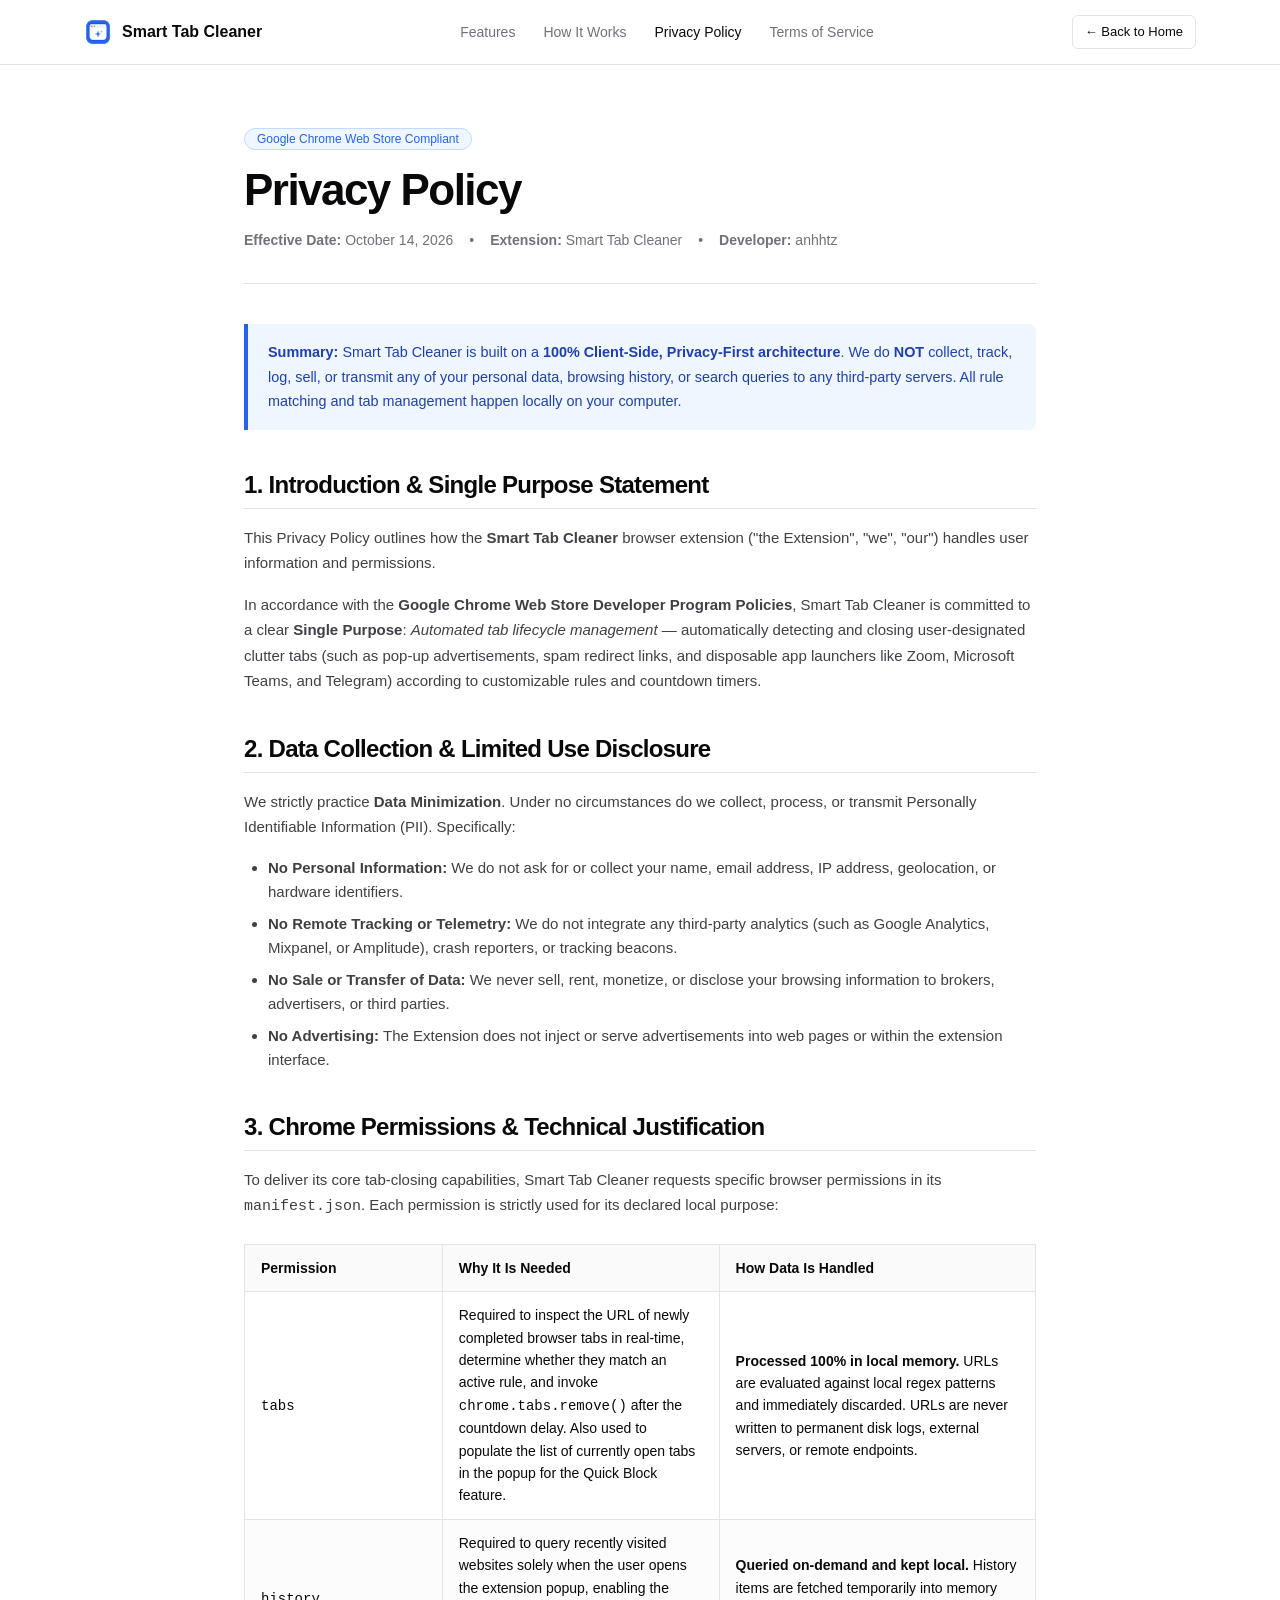
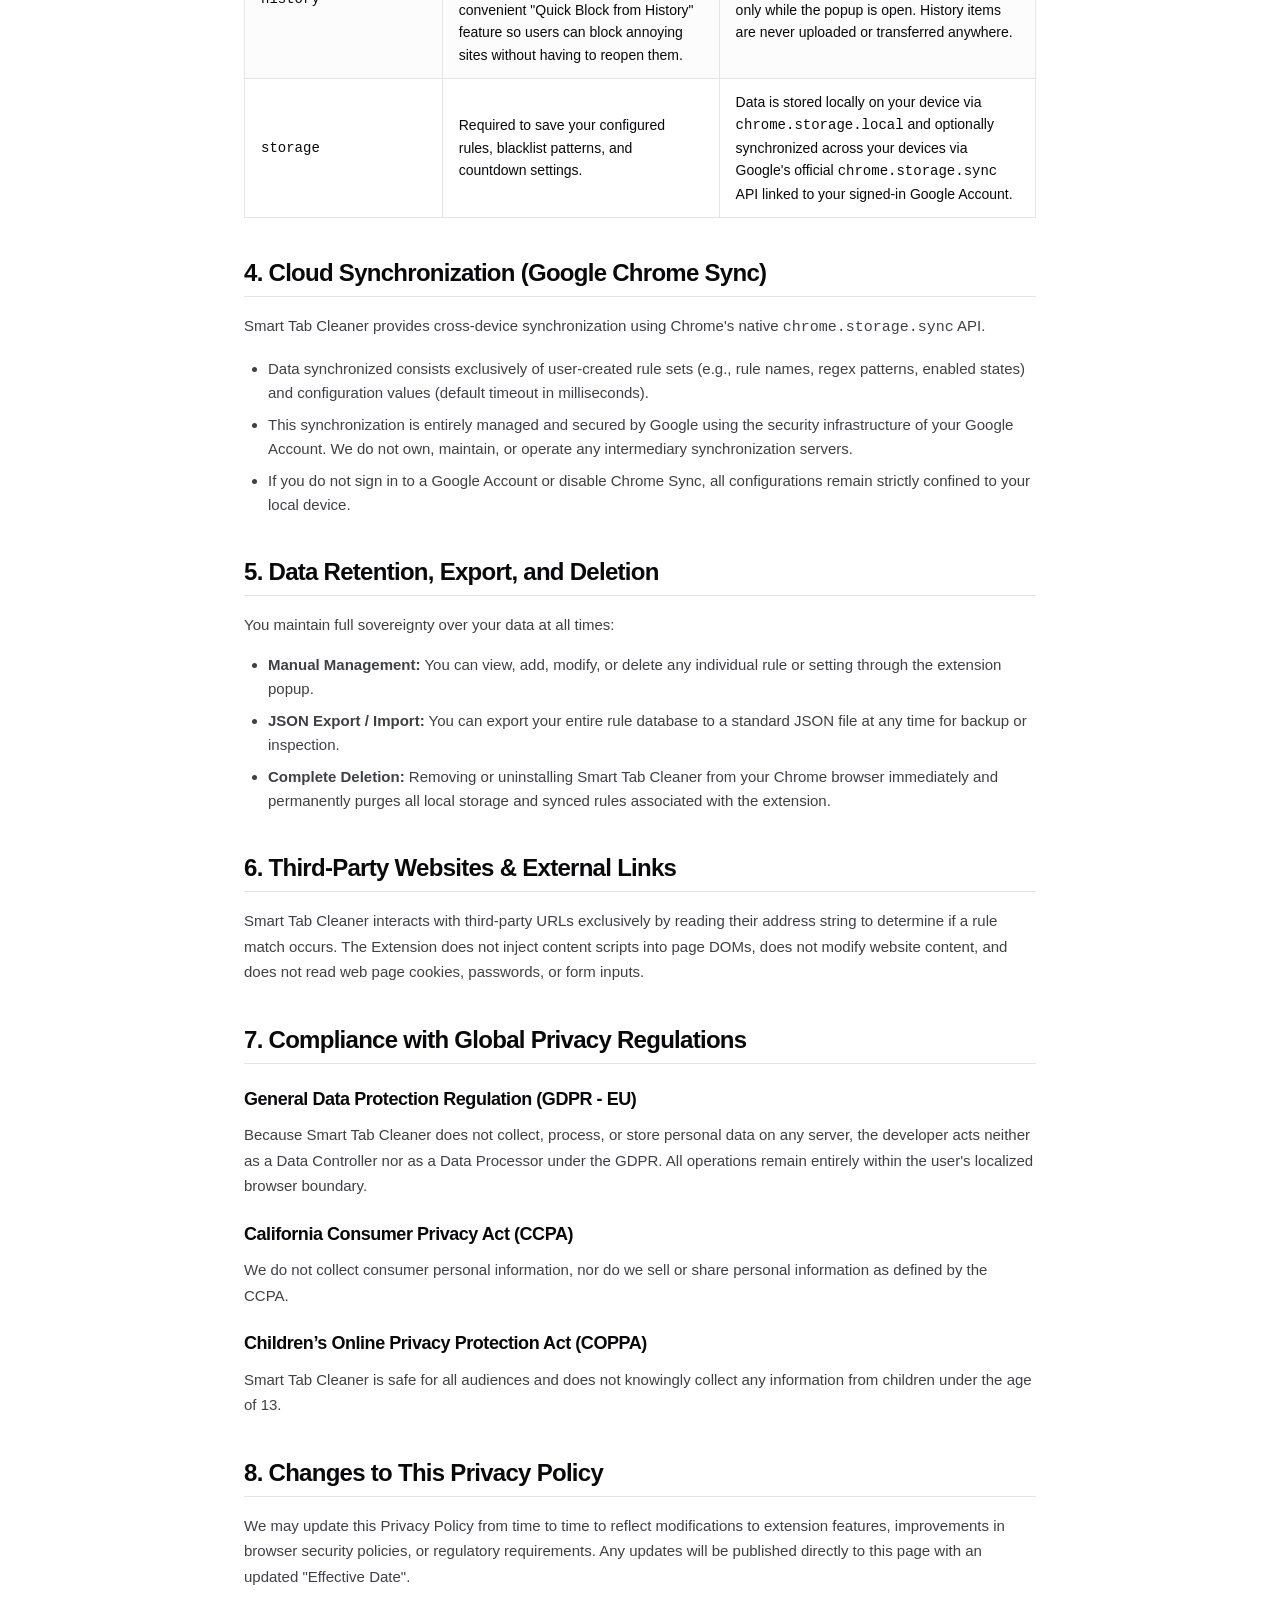
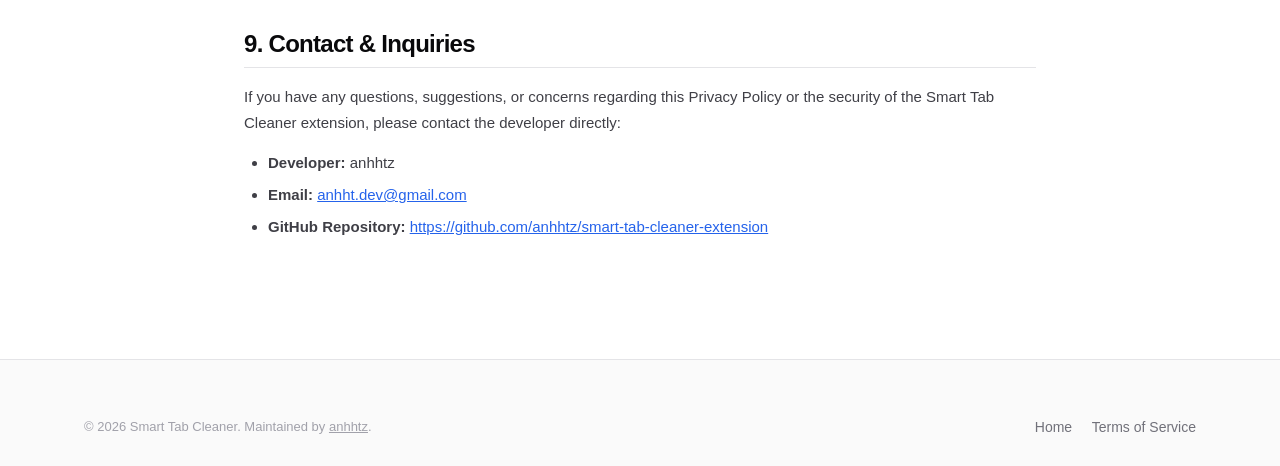
<file: web-pages/privacy.html>
<!DOCTYPE html>
<html lang="en">
<head>
  <meta charset="UTF-8">
  <meta name="viewport" content="width=device-width, initial-scale=1.0">
  <title>Privacy Policy — Smart Tab Cleaner</title>
  <meta name="description" content="Official Privacy Policy for Smart Tab Cleaner Chrome Extension. Fully compliant with Google Chrome Web Store Developer Program Policies.">
  <link rel="icon" type="image/png" href="./icons/icon48.png">
  <link rel="stylesheet" href="./css/shadcn.css">
</head>
<body>

  <!-- Top Navigation Bar -->
  <header class="site-header">
    <div class="container nav-wrapper">
      <a href="./index.html" class="brand-link">
        <img src="./icons/icon48.png" alt="Smart Tab Cleaner Logo" class="brand-logo">
        <span>Smart Tab Cleaner</span>
      </a>

      <nav>
        <ul class="nav-links">
          <li><a href="./index.html#features" class="nav-link">Features</a></li>
          <li><a href="./index.html#how-it-works" class="nav-link">How It Works</a></li>
          <li><a href="./privacy.html" class="nav-link active">Privacy Policy</a></li>
          <li><a href="./terms.html" class="nav-link">Terms of Service</a></li>
        </ul>
      </nav>

      <div class="nav-actions">
        <a href="./index.html" class="btn btn-outline btn-sm">
          ← Back to Home
        </a>
      </div>
    </div>
  </header>

  <!-- Legal Main Container -->
  <main class="legal-wrapper">
    <div class="container container-narrow">
      
      <div class="legal-header">
        <div class="badge badge-brand" style="margin-bottom: 12px;">Google Chrome Web Store Compliant</div>
        <h1>Privacy Policy</h1>
        <div class="legal-meta">
          <span><strong>Effective Date:</strong> October 14, 2026</span>
          <span>•</span>
          <span><strong>Extension:</strong> Smart Tab Cleaner</span>
          <span>•</span>
          <span><strong>Developer:</strong> anhhtz</span>
        </div>
      </div>

      <div class="legal-content">
        
        <div class="callout">
          <p>
            <strong>Summary:</strong> Smart Tab Cleaner is built on a <strong>100% Client-Side, Privacy-First architecture</strong>. We do <strong>NOT</strong> collect, track, log, sell, or transmit any of your personal data, browsing history, or search queries to any third-party servers. All rule matching and tab management happen locally on your computer.
          </p>
        </div>

        <h2>1. Introduction & Single Purpose Statement</h2>
        <p>
          This Privacy Policy outlines how the <strong>Smart Tab Cleaner</strong> browser extension ("the Extension", "we", "our") handles user information and permissions.
        </p>
        <p>
          In accordance with the <strong>Google Chrome Web Store Developer Program Policies</strong>, Smart Tab Cleaner is committed to a clear <strong>Single Purpose</strong>: <em>Automated tab lifecycle management</em> — automatically detecting and closing user-designated clutter tabs (such as pop-up advertisements, spam redirect links, and disposable app launchers like Zoom, Microsoft Teams, and Telegram) according to customizable rules and countdown timers.
        </p>

        <h2>2. Data Collection & Limited Use Disclosure</h2>
        <p>
          We strictly practice <strong>Data Minimization</strong>. Under no circumstances do we collect, process, or transmit Personally Identifiable Information (PII). Specifically:
        </p>
        <ul>
          <li><strong>No Personal Information:</strong> We do not ask for or collect your name, email address, IP address, geolocation, or hardware identifiers.</li>
          <li><strong>No Remote Tracking or Telemetry:</strong> We do not integrate any third-party analytics (such as Google Analytics, Mixpanel, or Amplitude), crash reporters, or tracking beacons.</li>
          <li><strong>No Sale or Transfer of Data:</strong> We never sell, rent, monetize, or disclose your browsing information to brokers, advertisers, or third parties.</li>
          <li><strong>No Advertising:</strong> The Extension does not inject or serve advertisements into web pages or within the extension interface.</li>
        </ul>

        <h2>3. Chrome Permissions & Technical Justification</h2>
        <p>
          To deliver its core tab-closing capabilities, Smart Tab Cleaner requests specific browser permissions in its <code>manifest.json</code>. Each permission is strictly used for its declared local purpose:
        </p>

        <table class="permission-table">
          <thead>
            <tr>
              <th style="width: 25%;">Permission</th>
              <th style="width: 35%;">Why It Is Needed</th>
              <th style="width: 40%;">How Data Is Handled</th>
            </tr>
          </thead>
          <tbody>
            <tr>
              <td><code>tabs</code></td>
              <td>
                Required to inspect the URL of newly completed browser tabs in real-time, determine whether they match an active rule, and invoke <code>chrome.tabs.remove()</code> after the countdown delay. Also used to populate the list of currently open tabs in the popup for the Quick Block feature.
              </td>
              <td>
                <strong>Processed 100% in local memory.</strong> URLs are evaluated against local regex patterns and immediately discarded. URLs are never written to permanent disk logs, external servers, or remote endpoints.
              </td>
            </tr>
            <tr>
              <td><code>history</code></td>
              <td>
                Required to query recently visited websites solely when the user opens the extension popup, enabling the convenient "Quick Block from History" feature so users can block annoying sites without having to reopen them.
              </td>
              <td>
                <strong>Queried on-demand and kept local.</strong> History items are fetched temporarily into memory only while the popup is open. History items are never uploaded or transferred anywhere.
              </td>
            </tr>
            <tr>
              <td><code>storage</code></td>
              <td>
                Required to save your configured rules, blacklist patterns, and countdown settings.
              </td>
              <td>
                Data is stored locally on your device via <code>chrome.storage.local</code> and optionally synchronized across your devices via Google's official <code>chrome.storage.sync</code> API linked to your signed-in Google Account.
              </td>
            </tr>
          </tbody>
        </table>

        <h2>4. Cloud Synchronization (Google Chrome Sync)</h2>
        <p>
          Smart Tab Cleaner provides cross-device synchronization using Chrome's native <code>chrome.storage.sync</code> API.
        </p>
        <ul>
          <li>Data synchronized consists exclusively of user-created rule sets (e.g., rule names, regex patterns, enabled states) and configuration values (default timeout in milliseconds).</li>
          <li>This synchronization is entirely managed and secured by Google using the security infrastructure of your Google Account. We do not own, maintain, or operate any intermediary synchronization servers.</li>
          <li>If you do not sign in to a Google Account or disable Chrome Sync, all configurations remain strictly confined to your local device.</li>
        </ul>

        <h2>5. Data Retention, Export, and Deletion</h2>
        <p>
          You maintain full sovereignty over your data at all times:
        </p>
        <ul>
          <li><strong>Manual Management:</strong> You can view, add, modify, or delete any individual rule or setting through the extension popup.</li>
          <li><strong>JSON Export / Import:</strong> You can export your entire rule database to a standard JSON file at any time for backup or inspection.</li>
          <li><strong>Complete Deletion:</strong> Removing or uninstalling Smart Tab Cleaner from your Chrome browser immediately and permanently purges all local storage and synced rules associated with the extension.</li>
        </ul>

        <h2>6. Third-Party Websites & External Links</h2>
        <p>
          Smart Tab Cleaner interacts with third-party URLs exclusively by reading their address string to determine if a rule match occurs. The Extension does not inject content scripts into page DOMs, does not modify website content, and does not read web page cookies, passwords, or form inputs.
        </p>

        <h2>7. Compliance with Global Privacy Regulations</h2>
        <h3>General Data Protection Regulation (GDPR - EU)</h3>
        <p>
          Because Smart Tab Cleaner does not collect, process, or store personal data on any server, the developer acts neither as a Data Controller nor as a Data Processor under the GDPR. All operations remain entirely within the user's localized browser boundary.
        </p>

        <h3>California Consumer Privacy Act (CCPA)</h3>
        <p>
          We do not collect consumer personal information, nor do we sell or share personal information as defined by the CCPA.
        </p>

        <h3>Children’s Online Privacy Protection Act (COPPA)</h3>
        <p>
          Smart Tab Cleaner is safe for all audiences and does not knowingly collect any information from children under the age of 13.
        </p>

        <h2>8. Changes to This Privacy Policy</h2>
        <p>
          We may update this Privacy Policy from time to time to reflect modifications to extension features, improvements in browser security policies, or regulatory requirements. Any updates will be published directly to this page with an updated "Effective Date".
        </p>

        <h2>9. Contact & Inquiries</h2>
        <p>
          If you have any questions, suggestions, or concerns regarding this Privacy Policy or the security of the Smart Tab Cleaner extension, please contact the developer directly:
        </p>
        <ul>
          <li><strong>Developer:</strong> anhhtz</li>
          <li><strong>Email:</strong> <a href="mailto:anhht.dev@gmail.com" style="color: var(--brand); text-decoration: underline;">anhht.dev@gmail.com</a></li>
          <li><strong>GitHub Repository:</strong> <a href="https://github.com/anhhtz/smart-tab-cleaner-extension" target="_blank" rel="noopener noreferrer" style="color: var(--brand); text-decoration: underline;">https://github.com/anhhtz/smart-tab-cleaner-extension</a></li>
        </ul>

      </div>

    </div>
  </main>

  <!-- Footer -->
  <footer class="site-footer">
    <div class="container">
      <div class="footer-bottom" style="border-top: none; padding-top: 0;">
        <div>
          © 2026 Smart Tab Cleaner. Maintained by <a href="https://github.com/anhhtz" target="_blank" rel="noopener noreferrer" style="text-decoration: underline;">anhhtz</a>.
        </div>
        <div>
          <a href="./index.html" class="footer-link" style="margin-right: 16px;">Home</a>
          <a href="./terms.html" class="footer-link">Terms of Service</a>
        </div>
      </div>
    </div>
  </footer>

</body>
</html>
</file>
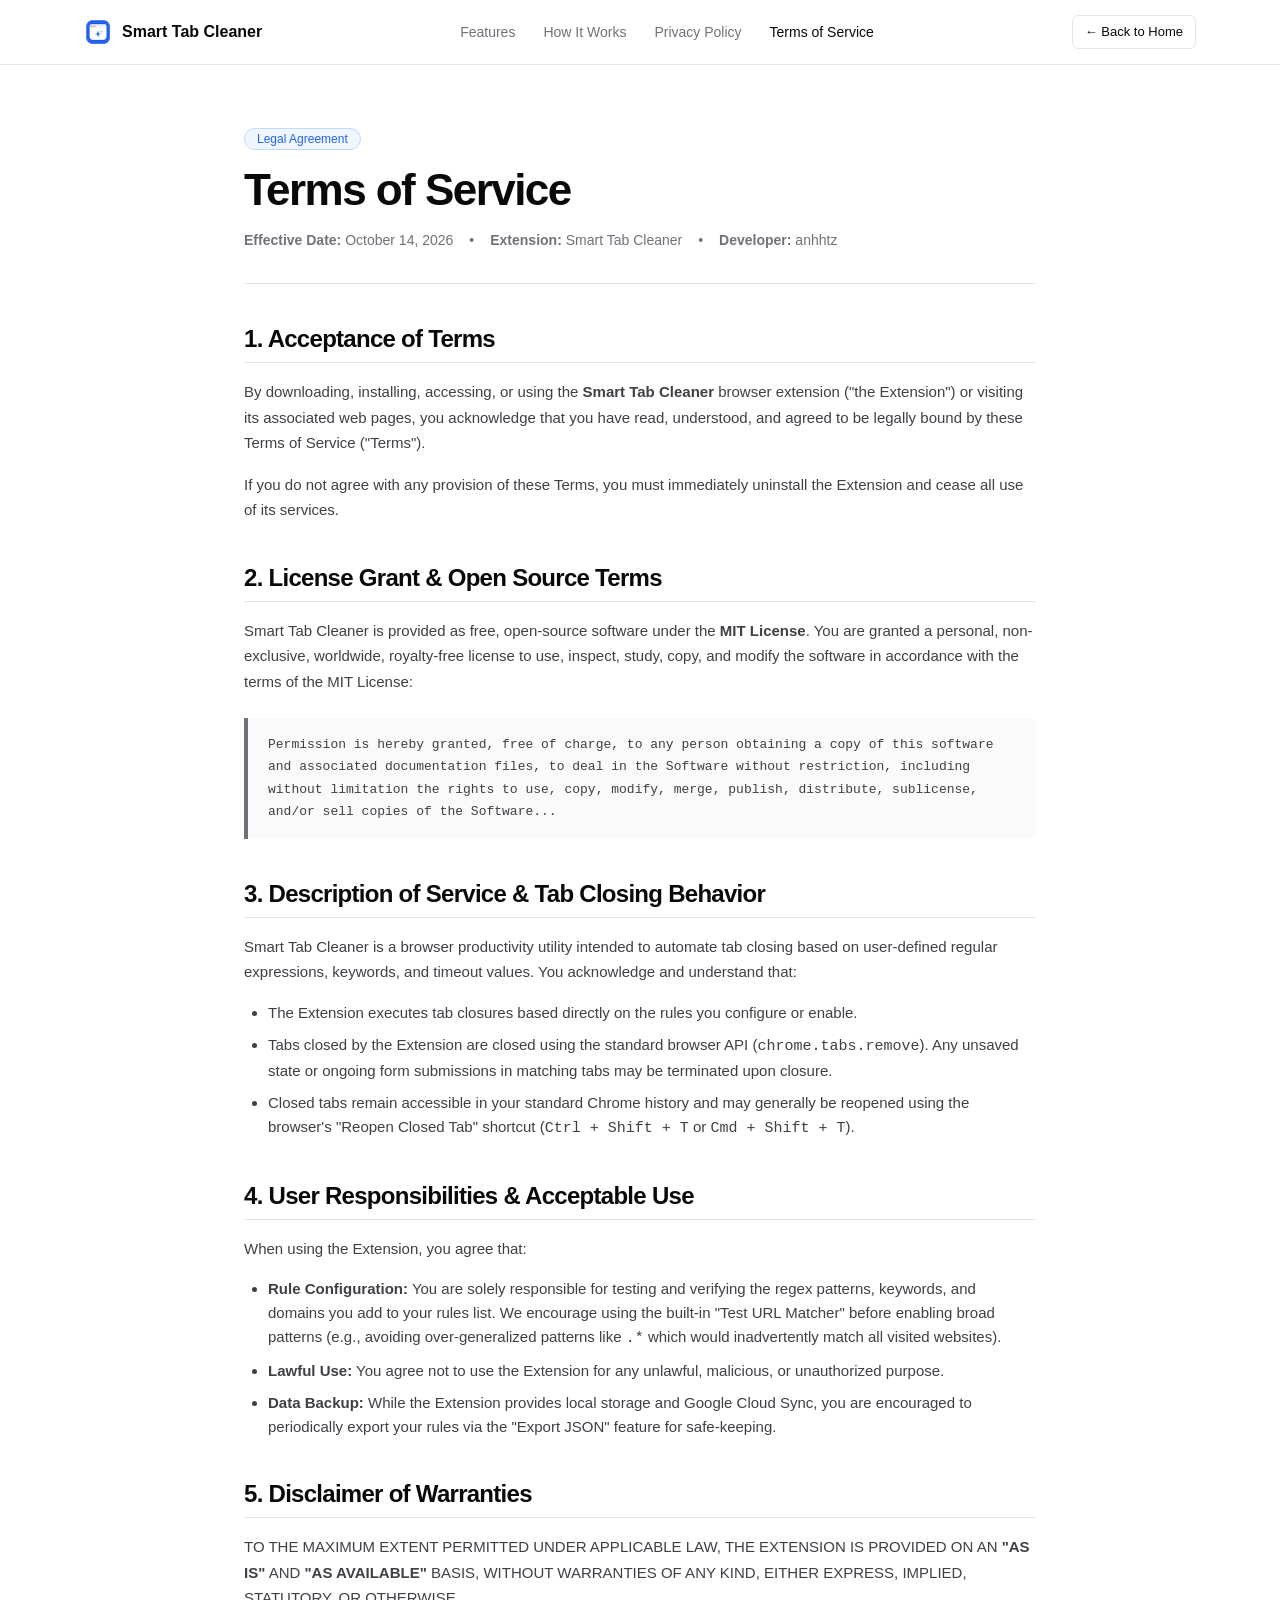
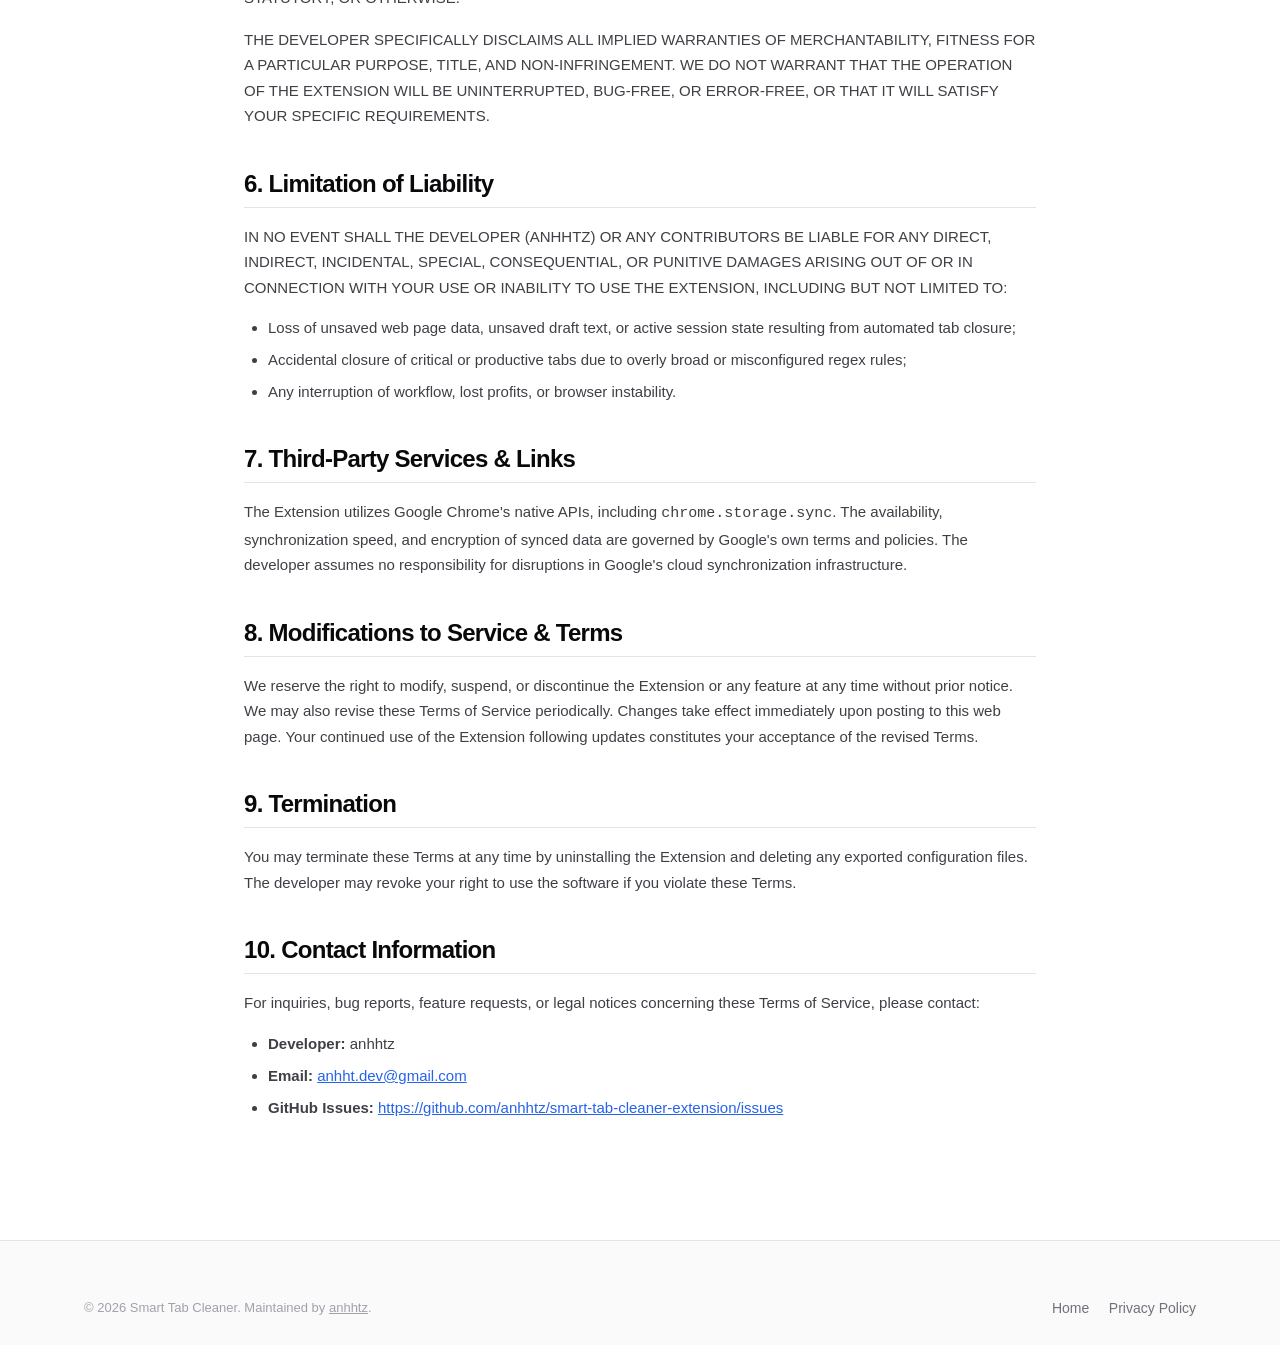
<file: web-pages/terms.html>
<!DOCTYPE html>
<html lang="en">
<head>
  <meta charset="UTF-8">
  <meta name="viewport" content="width=device-width, initial-scale=1.0">
  <title>Terms of Service — Smart Tab Cleaner</title>
  <meta name="description" content="Official Terms of Service for Smart Tab Cleaner Chrome Extension.">
  <link rel="icon" type="image/png" href="./icons/icon48.png">
  <link rel="stylesheet" href="./css/shadcn.css">
</head>
<body>

  <!-- Top Navigation Bar -->
  <header class="site-header">
    <div class="container nav-wrapper">
      <a href="./index.html" class="brand-link">
        <img src="./icons/icon48.png" alt="Smart Tab Cleaner Logo" class="brand-logo">
        <span>Smart Tab Cleaner</span>
      </a>

      <nav>
        <ul class="nav-links">
          <li><a href="./index.html#features" class="nav-link">Features</a></li>
          <li><a href="./index.html#how-it-works" class="nav-link">How It Works</a></li>
          <li><a href="./privacy.html" class="nav-link">Privacy Policy</a></li>
          <li><a href="./terms.html" class="nav-link active">Terms of Service</a></li>
        </ul>
      </nav>

      <div class="nav-actions">
        <a href="./index.html" class="btn btn-outline btn-sm">
          ← Back to Home
        </a>
      </div>
    </div>
  </header>

  <!-- Legal Main Container -->
  <main class="legal-wrapper">
    <div class="container container-narrow">
      
      <div class="legal-header">
        <div class="badge badge-brand" style="margin-bottom: 12px;">Legal Agreement</div>
        <h1>Terms of Service</h1>
        <div class="legal-meta">
          <span><strong>Effective Date:</strong> October 14, 2026</span>
          <span>•</span>
          <span><strong>Extension:</strong> Smart Tab Cleaner</span>
          <span>•</span>
          <span><strong>Developer:</strong> anhhtz</span>
        </div>
      </div>

      <div class="legal-content">
        
        <h2>1. Acceptance of Terms</h2>
        <p>
          By downloading, installing, accessing, or using the <strong>Smart Tab Cleaner</strong> browser extension ("the Extension") or visiting its associated web pages, you acknowledge that you have read, understood, and agreed to be legally bound by these Terms of Service ("Terms").
        </p>
        <p>
          If you do not agree with any provision of these Terms, you must immediately uninstall the Extension and cease all use of its services.
        </p>

        <h2>2. License Grant & Open Source Terms</h2>
        <p>
          Smart Tab Cleaner is provided as free, open-source software under the <strong>MIT License</strong>. You are granted a personal, non-exclusive, worldwide, royalty-free license to use, inspect, study, copy, and modify the software in accordance with the terms of the MIT License:
        </p>
        <div class="callout" style="border-left-color: #71717a; background-color: #fafafa;">
          <p style="color: #3f3f46; font-family: monospace; font-size: 0.8125rem;">
            Permission is hereby granted, free of charge, to any person obtaining a copy of this software and associated documentation files, to deal in the Software without restriction, including without limitation the rights to use, copy, modify, merge, publish, distribute, sublicense, and/or sell copies of the Software...
          </p>
        </div>

        <h2>3. Description of Service & Tab Closing Behavior</h2>
        <p>
          Smart Tab Cleaner is a browser productivity utility intended to automate tab closing based on user-defined regular expressions, keywords, and timeout values. You acknowledge and understand that:
        </p>
        <ul>
          <li>The Extension executes tab closures based directly on the rules you configure or enable.</li>
          <li>Tabs closed by the Extension are closed using the standard browser API (<code>chrome.tabs.remove</code>). Any unsaved state or ongoing form submissions in matching tabs may be terminated upon closure.</li>
          <li>Closed tabs remain accessible in your standard Chrome history and may generally be reopened using the browser's "Reopen Closed Tab" shortcut (<code>Ctrl + Shift + T</code> or <code>Cmd + Shift + T</code>).</li>
        </ul>

        <h2>4. User Responsibilities & Acceptable Use</h2>
        <p>
          When using the Extension, you agree that:
        </p>
        <ul>
          <li><strong>Rule Configuration:</strong> You are solely responsible for testing and verifying the regex patterns, keywords, and domains you add to your rules list. We encourage using the built-in "Test URL Matcher" before enabling broad patterns (e.g., avoiding over-generalized patterns like <code>.*</code> which would inadvertently match all visited websites).</li>
          <li><strong>Lawful Use:</strong> You agree not to use the Extension for any unlawful, malicious, or unauthorized purpose.</li>
          <li><strong>Data Backup:</strong> While the Extension provides local storage and Google Cloud Sync, you are encouraged to periodically export your rules via the "Export JSON" feature for safe-keeping.</li>
        </ul>

        <h2>5. Disclaimer of Warranties</h2>
        <p>
          TO THE MAXIMUM EXTENT PERMITTED UNDER APPLICABLE LAW, THE EXTENSION IS PROVIDED ON AN <strong>"AS IS"</strong> AND <strong>"AS AVAILABLE"</strong> BASIS, WITHOUT WARRANTIES OF ANY KIND, EITHER EXPRESS, IMPLIED, STATUTORY, OR OTHERWISE.
        </p>
        <p>
          THE DEVELOPER SPECIFICALLY DISCLAIMS ALL IMPLIED WARRANTIES OF MERCHANTABILITY, FITNESS FOR A PARTICULAR PURPOSE, TITLE, AND NON-INFRINGEMENT. WE DO NOT WARRANT THAT THE OPERATION OF THE EXTENSION WILL BE UNINTERRUPTED, BUG-FREE, OR ERROR-FREE, OR THAT IT WILL SATISFY YOUR SPECIFIC REQUIREMENTS.
        </p>

        <h2>6. Limitation of Liability</h2>
        <p>
          IN NO EVENT SHALL THE DEVELOPER (ANHHTZ) OR ANY CONTRIBUTORS BE LIABLE FOR ANY DIRECT, INDIRECT, INCIDENTAL, SPECIAL, CONSEQUENTIAL, OR PUNITIVE DAMAGES ARISING OUT OF OR IN CONNECTION WITH YOUR USE OR INABILITY TO USE THE EXTENSION, INCLUDING BUT NOT LIMITED TO:
        </p>
        <ul>
          <li>Loss of unsaved web page data, unsaved draft text, or active session state resulting from automated tab closure;</li>
          <li>Accidental closure of critical or productive tabs due to overly broad or misconfigured regex rules;</li>
          <li>Any interruption of workflow, lost profits, or browser instability.</li>
        </ul>

        <h2>7. Third-Party Services & Links</h2>
        <p>
          The Extension utilizes Google Chrome's native APIs, including <code>chrome.storage.sync</code>. The availability, synchronization speed, and encryption of synced data are governed by Google's own terms and policies. The developer assumes no responsibility for disruptions in Google's cloud synchronization infrastructure.
        </p>

        <h2>8. Modifications to Service & Terms</h2>
        <p>
          We reserve the right to modify, suspend, or discontinue the Extension or any feature at any time without prior notice. We may also revise these Terms of Service periodically. Changes take effect immediately upon posting to this web page. Your continued use of the Extension following updates constitutes your acceptance of the revised Terms.
        </p>

        <h2>9. Termination</h2>
        <p>
          You may terminate these Terms at any time by uninstalling the Extension and deleting any exported configuration files. The developer may revoke your right to use the software if you violate these Terms.
        </p>

        <h2>10. Contact Information</h2>
        <p>
          For inquiries, bug reports, feature requests, or legal notices concerning these Terms of Service, please contact:
        </p>
        <ul>
          <li><strong>Developer:</strong> anhhtz</li>
          <li><strong>Email:</strong> <a href="mailto:anhht.dev@gmail.com" style="color: var(--brand); text-decoration: underline;">anhht.dev@gmail.com</a></li>
          <li><strong>GitHub Issues:</strong> <a href="https://github.com/anhhtz/smart-tab-cleaner-extension/issues" target="_blank" rel="noopener noreferrer" style="color: var(--brand); text-decoration: underline;">https://github.com/anhhtz/smart-tab-cleaner-extension/issues</a></li>
        </ul>

      </div>

    </div>
  </main>

  <!-- Footer -->
  <footer class="site-footer">
    <div class="container">
      <div class="footer-bottom" style="border-top: none; padding-top: 0;">
        <div>
          © 2026 Smart Tab Cleaner. Maintained by <a href="https://github.com/anhhtz" target="_blank" rel="noopener noreferrer" style="text-decoration: underline;">anhhtz</a>.
        </div>
        <div>
          <a href="./index.html" class="footer-link" style="margin-right: 16px;">Home</a>
          <a href="./privacy.html" class="footer-link">Privacy Policy</a>
        </div>
      </div>
    </div>
  </footer>

</body>
</html>
</file>
<file: docs/css/shadcn.css>
/* ==========================================================================
   ShadCN Light Theme & Modern Minimalist Design Tokens
   Tailored for Smart Tab Cleaner Website
   ========================================================================== */

:root {
  --font-sans: -apple-system, BlinkMacSystemFont, "Segoe UI", Roboto, "Helvetica Neue", Arial, sans-serif;
  
  /* ShadCN Slate / Zinc Light Palette */
  --background: #ffffff;
  --foreground: #09090b;
  
  --muted: #f4f4f5;
  --muted-foreground: #71717a;
  
  --card: #ffffff;
  --card-foreground: #09090b;
  --card-border: #e4e4e7;
  
  --popover: #ffffff;
  --popover-foreground: #09090b;
  
  --border: #e4e4e7;
  --input: #e4e4e7;
  --ring: #18181b;
  
  --primary: #18181b;
  --primary-foreground: #fafafa;
  --primary-hover: #27272a;
  
  --brand: #2563eb;
  --brand-hover: #1d4ed8;
  --brand-light: #eff6ff;
  --brand-border: #bfdbfe;
  
  --secondary: #f4f4f5;
  --secondary-foreground: #18181b;
  --secondary-hover: #e4e4e7;
  
  --accent: #f4f4f5;
  --accent-foreground: #18181b;
  
  --destructive: #ef4444;
  --destructive-foreground: #ffffff;
  
  --success: #10b981;
  --success-light: #ecfdf5;
  --success-border: #a7f3d0;
  
  --radius-sm: 6px;
  --radius: 8px;
  --radius-md: 10px;
  --radius-lg: 12px;
  --radius-xl: 16px;
  --radius-full: 9999px;
  
  --shadow-subtle: 0 1px 2px 0 rgba(0, 0, 0, 0.05);
  --shadow-card: 0 1px 3px 0 rgba(0, 0, 0, 0.06), 0 1px 2px -1px rgba(0, 0, 0, 0.04);
  --shadow-card-hover: 0 4px 12px -2px rgba(0, 0, 0, 0.08), 0 2px 6px -2px rgba(0, 0, 0, 0.04);
  --shadow-float: 0 12px 24px -6px rgba(0, 0, 0, 0.08), 0 4px 12px -2px rgba(0, 0, 0, 0.03);
}

/* Reset & Base */
*, *::before, *::after {
  box-sizing: border-box;
  margin: 0;
  padding: 0;
}

html {
  scroll-behavior: smooth;
  font-family: var(--font-sans);
  background-color: var(--background);
  color: var(--foreground);
  -webkit-font-smoothing: antialiased;
  -moz-osx-font-smoothing: grayscale;
}

body {
  min-height: 100vh;
  display: flex;
  flex-direction: column;
  line-height: 1.6;
}

/* Container */
.container {
  width: 100%;
  max-width: 1160px;
  margin-left: auto;
  margin-right: auto;
  padding-left: 24px;
  padding-right: 24px;
}

.container-narrow {
  max-width: 840px;
}

/* Typography */
h1, h2, h3, h4, h5, h6 {
  color: var(--foreground);
  font-weight: 600;
  letter-spacing: -0.025em;
  line-height: 1.25;
}

h1 {
  font-size: 2.75rem;
  font-weight: 700;
  letter-spacing: -0.035em;
}

h2 {
  font-size: 2rem;
  font-weight: 600;
  letter-spacing: -0.03em;
}

h3 {
  font-size: 1.25rem;
  font-weight: 600;
}

p {
  color: #52525b;
}

a {
  color: inherit;
  text-decoration: none;
  transition: color 0.15s ease;
}

/* Navbar */
.site-header {
  position: sticky;
  top: 0;
  z-index: 50;
  width: 100%;
  border-bottom: 1px solid var(--border);
  background-color: rgba(255, 255, 255, 0.85);
  backdrop-filter: blur(12px);
  -webkit-backdrop-filter: blur(12px);
}

.site-header .container {
  max-width: 1240px;
}

.nav-wrapper {
  display: flex;
  align-items: center;
  justify-content: space-between;
  height: 60px;
  gap: 16px;
}

.brand-link {
  display: flex;
  align-items: center;
  gap: 8px;
  font-weight: 600;
  font-size: 0.9375rem;
  color: var(--foreground);
  text-decoration: none;
  white-space: nowrap;
  flex-shrink: 0;
}

.brand-logo {
  width: 26px;
  height: 26px;
  object-fit: contain;
  flex-shrink: 0;
}

.brand-title {
  font-weight: 600;
  letter-spacing: -0.015em;
  white-space: nowrap;
}

.brand-badge {
  font-family: ui-monospace, SFMono-Regular, Menlo, Monaco, Consolas, monospace;
  font-size: 0.6875rem;
  font-weight: 500;
  color: #71717a;
  background-color: #f4f4f5;
  border: 1px solid #e4e4e7;
  border-radius: 6px;
  padding: 1px 6px;
  line-height: 1.2;
  white-space: nowrap;
}

.nav-center {
  display: flex;
  align-items: center;
  justify-content: center;
}

.nav-links {
  display: flex;
  align-items: center;
  gap: 20px;
  list-style: none;
  margin: 0;
  padding: 0;
  white-space: nowrap;
}

.nav-link {
  font-size: 0.875rem;
  font-weight: 500;
  color: #71717a;
  padding: 6px 2px;
  transition: color 0.15s ease;
  white-space: nowrap;
  text-decoration: none;
}

.nav-link:hover, .nav-link.active {
  color: var(--foreground);
}

.nav-actions {
  display: flex;
  align-items: center;
  gap: 8px;
  flex-shrink: 0;
  white-space: nowrap;
}

.header-btn {
  height: 32px;
  padding: 0 12px;
  font-size: 0.8125rem;
  font-weight: 500;
  border-radius: var(--radius);
  display: inline-flex;
  align-items: center;
  gap: 6px;
  white-space: nowrap;
}

@media (max-width: 960px) {
  .nav-center {
    display: none;
  }
}

/* ShadCN Buttons */
.btn {
  display: inline-flex;
  align-items: center;
  justify-content: center;
  gap: 8px;
  font-size: 0.875rem;
  font-weight: 500;
  border-radius: var(--radius);
  padding: 8px 16px;
  line-height: 1.25rem;
  transition: all 0.15s ease-in-out;
  cursor: pointer;
  border: 1px solid transparent;
  white-space: nowrap;
}

.btn-sm {
  font-size: 0.8125rem;
  padding: 6px 12px;
  border-radius: var(--radius-sm);
}

.btn-lg {
  font-size: 1rem;
  padding: 12px 24px;
  border-radius: var(--radius-md);
  font-weight: 600;
}

.btn-primary {
  background-color: var(--primary);
  color: var(--primary-foreground);
  border-color: var(--primary);
}

.btn-primary:hover {
  background-color: var(--primary-hover);
  border-color: var(--primary-hover);
}

.btn-secondary {
  background-color: var(--secondary);
  color: var(--secondary-foreground);
  border-color: var(--border);
}

.btn-secondary:hover {
  background-color: var(--secondary-hover);
}

.btn-outline {
  background-color: transparent;
  border-color: var(--border);
  color: var(--foreground);
}

.btn-outline:hover {
  background-color: var(--muted);
  border-color: #d4d4d8;
}

.btn-brand {
  background-color: var(--brand);
  color: #ffffff;
  border-color: var(--brand);
}

.btn-brand:hover {
  background-color: var(--brand-hover);
}

/* Badges */
.badge {
  display: inline-flex;
  align-items: center;
  gap: 6px;
  border-radius: var(--radius-full);
  padding: 4px 12px;
  font-size: 0.75rem;
  font-weight: 500;
  line-height: 1;
  border: 1px solid transparent;
}

.badge-outline {
  border-color: var(--border);
  color: #52525b;
  background-color: #fafafa;
}

.badge-brand {
  background-color: var(--brand-light);
  border-color: var(--brand-border);
  color: var(--brand);
}

.badge-success {
  background-color: var(--success-light);
  border-color: var(--success-border);
  color: #047857;
}

/* Cards (ShadCN style) */
.card {
  background-color: var(--card);
  border: 1px solid var(--card-border);
  border-radius: var(--radius-xl);
  padding: 24px;
  box-shadow: var(--shadow-subtle);
  transition: border-color 0.15s ease, box-shadow 0.15s ease, transform 0.15s ease;
}

.card:hover {
  border-color: #d4d4d8;
  box-shadow: var(--shadow-card-hover);
}

.card-header {
  margin-bottom: 16px;
}

.card-title {
  font-size: 1.125rem;
  font-weight: 600;
  margin-bottom: 6px;
  color: var(--foreground);
}

.card-description {
  font-size: 0.875rem;
  color: var(--muted-foreground);
  line-height: 1.5;
}

/* Hero Section */
.hero-section {
  padding: 80px 0 60px;
  text-align: center;
  position: relative;
  overflow: hidden;
}

.hero-section::before {
  content: "";
  position: absolute;
  top: 0;
  left: 50%;
  transform: translateX(-50%);
  width: 800px;
  height: 400px;
  background: radial-gradient(circle, rgba(37, 99, 235, 0.05) 0%, rgba(255, 255, 255, 0) 70%);
  pointer-events: none;
  z-index: -1;
}

.hero-pill {
  margin-bottom: 24px;
}

.hero-title {
  max-width: 820px;
  margin: 0 auto 20px;
  font-size: 3.25rem;
  line-height: 1.15;
}

.hero-lead {
  max-width: 640px;
  margin: 0 auto 36px;
  font-size: 1.125rem;
  color: #52525b;
}

.hero-cta {
  display: flex;
  align-items: center;
  justify-content: center;
  gap: 16px;
  flex-wrap: wrap;
  margin-bottom: 48px;
}

.meta-trust {
  display: flex;
  align-items: center;
  justify-content: center;
  gap: 24px;
  font-size: 0.8125rem;
  color: #71717a;
}

.meta-trust-item {
  display: flex;
  align-items: center;
  gap: 6px;
}

/* Interactive Preview Window */
.preview-container {
  max-width: 760px;
  margin: 0 auto 80px;
}

.browser-mockup {
  background-color: var(--background);
  border: 1px solid var(--border);
  border-radius: var(--radius-xl);
  box-shadow: var(--shadow-float);
  overflow: hidden;
}

.browser-mockup-header {
  background-color: #fafafa;
  border-bottom: 1px solid var(--border);
  padding: 12px 16px;
  display: flex;
  align-items: center;
  justify-content: space-between;
}

.window-dots {
  display: flex;
  gap: 6px;
}

.window-dot {
  width: 10px;
  height: 10px;
  border-radius: 50%;
  background-color: #e4e4e7;
}

.window-dot.red { background-color: #fca5a5; }
.window-dot.yellow { background-color: #fde047; }
.window-dot.green { background-color: #86efac; }

.browser-mockup-body {
  padding: 24px;
  background-color: #fbfbfb;
  display: flex;
  justify-content: center;
}

/* Extension Interactive Frame inside mockup */
.extension-frame {
  width: 440px;
  background-color: #ffffff;
  border: 1px solid var(--border);
  border-radius: var(--radius-lg);
  box-shadow: 0 4px 16px -2px rgba(0, 0, 0, 0.06);
  overflow: hidden;
  text-align: left;
}

.ext-header {
  padding: 12px 16px;
  border-bottom: 1px solid var(--border);
  background-color: #ffffff;
}

.ext-top {
  display: flex;
  align-items: center;
  justify-content: space-between;
  margin-bottom: 10px;
}

.ext-brand {
  display: flex;
  align-items: center;
  gap: 8px;
  font-weight: 600;
  font-size: 0.875rem;
}

.ext-sync-pill {
  font-size: 0.6875rem;
  background-color: #f0fdf4;
  color: #166534;
  border: 1px solid #bbf7d0;
  padding: 2px 8px;
  border-radius: var(--radius-full);
  display: flex;
  align-items: center;
  gap: 4px;
}

.ext-tabs-nav {
  display: flex;
  gap: 4px;
  background-color: #f4f4f5;
  padding: 3px;
  border-radius: var(--radius);
}

.ext-tab-btn {
  flex: 1;
  padding: 6px 8px;
  font-size: 0.75rem;
  font-weight: 500;
  text-align: center;
  background: transparent;
  border: none;
  border-radius: var(--radius-sm);
  cursor: pointer;
  color: #71717a;
  transition: all 0.15s ease;
}

.ext-tab-btn.active {
  background-color: #ffffff;
  color: var(--foreground);
  box-shadow: 0 1px 2px rgba(0, 0, 0, 0.05);
}

.ext-content {
  padding: 14px 16px;
  font-size: 0.8125rem;
}

.ext-list-item {
  display: flex;
  align-items: center;
  justify-content: space-between;
  padding: 8px 10px;
  border: 1px solid var(--border);
  border-radius: var(--radius);
  margin-bottom: 8px;
  background: #ffffff;
  transition: border-color 0.15s;
}

.ext-list-item:hover {
  border-color: #d4d4d8;
}

.ext-item-info {
  display: flex;
  flex-direction: column;
  gap: 2px;
  overflow: hidden;
  max-width: 250px;
}

.ext-item-title {
  font-weight: 500;
  color: var(--foreground);
  font-size: 0.8125rem;
  white-space: nowrap;
  overflow: hidden;
  text-overflow: ellipsis;
}

.ext-item-url {
  font-size: 0.6875rem;
  color: #a1a1aa;
  white-space: nowrap;
  overflow: hidden;
  text-overflow: ellipsis;
}

.ext-btn-block {
  background-color: #fee2e2;
  color: #991b1b;
  border: 1px solid #fecaca;
  padding: 4px 10px;
  font-size: 0.75rem;
  font-weight: 600;
  border-radius: var(--radius-sm);
  cursor: pointer;
  transition: all 0.15s;
}

.ext-btn-block:hover {
  background-color: #fecaca;
}

.ext-btn-blocked {
  background-color: #dcfce7;
  color: #166534;
  border: 1px solid #bbf7d0;
  padding: 4px 10px;
  font-size: 0.75rem;
  font-weight: 600;
  border-radius: var(--radius-sm);
}

/* Feature Grid */
.section {
  padding: 80px 0;
}

.section-header {
  text-align: center;
  max-width: 640px;
  margin: 0 auto 56px;
}

.section-subtitle {
  color: var(--brand);
  font-size: 0.8125rem;
  font-weight: 600;
  text-transform: uppercase;
  letter-spacing: 0.05em;
  margin-bottom: 8px;
}

.section-title {
  margin-bottom: 16px;
}

.section-lead {
  font-size: 1rem;
  color: #71717a;
}

.features-grid {
  display: grid;
  grid-template-columns: repeat(3, 1fr);
  gap: 24px;
}

.feature-icon-wrapper {
  width: 44px;
  height: 44px;
  border-radius: var(--radius-lg);
  background-color: #f4f4f5;
  display: flex;
  align-items: center;
  justify-content: center;
  margin-bottom: 18px;
  font-size: 1.25rem;
}

/* How It Works (Steps) */
.steps-container {
  display: grid;
  grid-template-columns: repeat(3, 1fr);
  gap: 32px;
  position: relative;
}

.step-card {
  padding: 24px;
  border: 1px solid var(--border);
  border-radius: var(--radius-xl);
  background: #ffffff;
  position: relative;
}

.step-number {
  display: inline-flex;
  align-items: center;
  justify-content: center;
  width: 32px;
  height: 32px;
  background-color: var(--primary);
  color: #ffffff;
  font-size: 0.875rem;
  font-weight: 600;
  border-radius: var(--radius-full);
  margin-bottom: 16px;
}

/* Privacy Guarantee Banner */
.privacy-banner {
  background: linear-gradient(135deg, #f8fafc 0%, #f1f5f9 100%);
  border: 1px solid var(--border);
  border-radius: var(--radius-xl);
  padding: 40px;
  margin-top: 40px;
  display: flex;
  align-items: center;
  gap: 32px;
}

.privacy-banner-icon {
  font-size: 3rem;
  line-height: 1;
}

.privacy-banner-content h3 {
  margin-bottom: 8px;
}

.privacy-banner-content p {
  font-size: 0.9375rem;
  margin-bottom: 16px;
}

/* FAQ Accordion (ShadCN style) */
.faq-accordion {
  max-width: 760px;
  margin: 0 auto;
  border-top: 1px solid var(--border);
}

.faq-item {
  border-bottom: 1px solid var(--border);
}

.faq-question {
  width: 100%;
  padding: 20px 0;
  display: flex;
  align-items: center;
  justify-content: space-between;
  text-align: left;
  background: transparent;
  border: none;
  font-size: 1rem;
  font-weight: 500;
  color: var(--foreground);
  cursor: pointer;
  transition: color 0.15s;
}

.faq-question:hover {
  color: var(--brand);
}

.faq-icon {
  transition: transform 0.2s ease;
  font-size: 1rem;
  color: #71717a;
}

.faq-item.open .faq-icon {
  transform: rotate(180deg);
}

.faq-answer {
  max-height: 0;
  overflow: hidden;
  transition: max-height 0.25s ease-out, padding 0.25s ease;
  color: #52525b;
  font-size: 0.9375rem;
  line-height: 1.6;
}

.faq-item.open .faq-answer {
  max-height: 300px;
  padding-bottom: 20px;
}

/* CTA Section */
.cta-box {
  background-color: #09090b;
  color: #ffffff;
  border-radius: var(--radius-xl);
  padding: 64px 32px;
  text-align: center;
  margin-bottom: 80px;
  position: relative;
  overflow: hidden;
}

.cta-box h2 {
  color: #ffffff;
  font-size: 2.25rem;
  margin-bottom: 16px;
}

.cta-box p {
  color: #a1a1aa;
  max-width: 520px;
  margin: 0 auto 32px;
  font-size: 1.0625rem;
}

.cta-box .btn-primary {
  background-color: #ffffff;
  color: #09090b;
}

.cta-box .btn-primary:hover {
  background-color: #f4f4f5;
}

/* Footer */
.site-footer {
  border-top: 1px solid var(--border);
  padding: 56px 0 32px;
  background-color: #fafafa;
  margin-top: auto;
}

.footer-top {
  display: flex;
  justify-content: space-between;
  gap: 48px;
  margin-bottom: 48px;
}

.footer-brand {
  max-width: 320px;
}

.footer-desc {
  font-size: 0.875rem;
  color: #71717a;
  margin-top: 12px;
}

.footer-nav {
  display: flex;
  gap: 64px;
}

.footer-column-title {
  font-size: 0.8125rem;
  font-weight: 600;
  text-transform: uppercase;
  letter-spacing: 0.05em;
  color: var(--foreground);
  margin-bottom: 16px;
}

.footer-links {
  list-style: none;
  display: flex;
  flex-direction: column;
  gap: 10px;
}

.footer-link {
  font-size: 0.875rem;
  color: #71717a;
  transition: color 0.15s;
}

.footer-link:hover {
  color: var(--foreground);
}

.footer-bottom {
  display: flex;
  align-items: center;
  justify-content: space-between;
  border-top: 1px solid var(--border);
  padding-top: 24px;
  font-size: 0.8125rem;
  color: #a1a1aa;
}

/* Policy Pages Layout (ToS & Privacy) */
.legal-wrapper {
  padding: 60px 0 100px;
}

.legal-header {
  border-bottom: 1px solid var(--border);
  padding-bottom: 32px;
  margin-bottom: 40px;
}

.legal-meta {
  display: flex;
  align-items: center;
  gap: 16px;
  margin-top: 12px;
  font-size: 0.875rem;
  color: #71717a;
}

.legal-content h2 {
  font-size: 1.5rem;
  margin: 40px 0 16px;
  padding-bottom: 8px;
  border-bottom: 1px solid var(--border);
}

.legal-content h3 {
  font-size: 1.125rem;
  margin: 24px 0 12px;
}

.legal-content p {
  font-size: 0.9375rem;
  margin-bottom: 16px;
  color: #3f3f46;
  line-height: 1.7;
}

.legal-content ul, .legal-content ol {
  margin: 0 0 20px 24px;
  color: #3f3f46;
}

.legal-content li {
  margin-bottom: 8px;
  font-size: 0.9375rem;
  line-height: 1.6;
}

.permission-table {
  width: 100%;
  border-collapse: collapse;
  margin: 24px 0;
  font-size: 0.875rem;
}

.permission-table th, .permission-table td {
  border: 1px solid var(--border);
  padding: 12px 16px;
  text-align: left;
}

.permission-table th {
  background-color: #fafafa;
  font-weight: 600;
  color: var(--foreground);
}

.permission-table tr:nth-child(even) {
  background-color: #fcfcfc;
}

.callout {
  border-left: 4px solid var(--brand);
  background-color: var(--brand-light);
  padding: 16px 20px;
  border-radius: 0 var(--radius) var(--radius) 0;
  margin: 24px 0;
}

.callout p {
  color: #1e40af;
  margin: 0;
  font-size: 0.9rem;
}

/* Responsive Media Queries */
@media (max-width: 900px) {
  .features-grid {
    grid-template-columns: repeat(2, 1fr);
  }
  .steps-container {
    grid-template-columns: 1fr;
  }
  .hero-title {
    font-size: 2.5rem;
  }
}

@media (max-width: 680px) {
  .features-grid {
    grid-template-columns: 1fr;
  }
  .nav-links {
    display: none;
  }
  .hero-title {
    font-size: 2rem;
  }
  .hero-lead {
    font-size: 1rem;
  }
  .preview-container {
    padding: 0 8px;
  }
  .extension-frame {
    width: 100%;
  }
  .footer-top {
    flex-direction: column;
    gap: 32px;
  }
  .footer-nav {
    flex-direction: column;
    gap: 24px;
  }
  .footer-bottom {
    flex-direction: column;
    gap: 12px;
    align-items: flex-start;
  }
  .privacy-banner {
    flex-direction: column;
    padding: 24px;
  }
}

/* ==========================================================================
   Multi-language Switcher & Display Rules
   ========================================================================== */

[data-lang="en"] .lang-vi {
  display: none !important;
}

[data-lang="vi"] .lang-en {
  display: none !important;
}

.lang-switch {
  display: inline-flex;
  align-items: center;
  background-color: #f4f4f5;
  border: 1px solid #e4e4e7;
  border-radius: 8px;
  padding: 2px;
  gap: 2px;
  height: 32px;
  box-sizing: border-box;
}

.lang-switch-btn {
  border: none;
  background: transparent;
  padding: 0 8px;
  height: 26px;
  border-radius: 6px;
  font-size: 0.75rem;
  font-weight: 600;
  color: #71717a;
  cursor: pointer;
  transition: all 0.15s ease;
  line-height: 1;
  display: inline-flex;
  align-items: center;
  justify-content: center;
  user-select: none;
}

.lang-switch-btn:hover {
  color: #09090b;
}

.lang-switch-btn.active {
  background-color: #ffffff;
  color: #09090b;
  box-shadow: 0 1px 2px rgba(0, 0, 0, 0.08);
  font-weight: 700;
}
</file>
<file: web-pages/css/shadcn.css>
/* ==========================================================================
   ShadCN Light Theme & Modern Minimalist Design Tokens
   Tailored for Smart Tab Cleaner Website
   ========================================================================== */

:root {
  --font-sans: -apple-system, BlinkMacSystemFont, "Segoe UI", Roboto, "Helvetica Neue", Arial, sans-serif;
  
  /* ShadCN Slate / Zinc Light Palette */
  --background: #ffffff;
  --foreground: #09090b;
  
  --muted: #f4f4f5;
  --muted-foreground: #71717a;
  
  --card: #ffffff;
  --card-foreground: #09090b;
  --card-border: #e4e4e7;
  
  --popover: #ffffff;
  --popover-foreground: #09090b;
  
  --border: #e4e4e7;
  --input: #e4e4e7;
  --ring: #18181b;
  
  --primary: #18181b;
  --primary-foreground: #fafafa;
  --primary-hover: #27272a;
  
  --brand: #2563eb;
  --brand-hover: #1d4ed8;
  --brand-light: #eff6ff;
  --brand-border: #bfdbfe;
  
  --secondary: #f4f4f5;
  --secondary-foreground: #18181b;
  --secondary-hover: #e4e4e7;
  
  --accent: #f4f4f5;
  --accent-foreground: #18181b;
  
  --destructive: #ef4444;
  --destructive-foreground: #ffffff;
  
  --success: #10b981;
  --success-light: #ecfdf5;
  --success-border: #a7f3d0;
  
  --radius-sm: 6px;
  --radius: 8px;
  --radius-md: 10px;
  --radius-lg: 12px;
  --radius-xl: 16px;
  --radius-full: 9999px;
  
  --shadow-subtle: 0 1px 2px 0 rgba(0, 0, 0, 0.05);
  --shadow-card: 0 1px 3px 0 rgba(0, 0, 0, 0.06), 0 1px 2px -1px rgba(0, 0, 0, 0.04);
  --shadow-card-hover: 0 4px 12px -2px rgba(0, 0, 0, 0.08), 0 2px 6px -2px rgba(0, 0, 0, 0.04);
  --shadow-float: 0 12px 24px -6px rgba(0, 0, 0, 0.08), 0 4px 12px -2px rgba(0, 0, 0, 0.03);
}

/* Reset & Base */
*, *::before, *::after {
  box-sizing: border-box;
  margin: 0;
  padding: 0;
}

html {
  scroll-behavior: smooth;
  font-family: var(--font-sans);
  background-color: var(--background);
  color: var(--foreground);
  -webkit-font-smoothing: antialiased;
  -moz-osx-font-smoothing: grayscale;
}

body {
  min-height: 100vh;
  display: flex;
  flex-direction: column;
  line-height: 1.6;
}

/* Container */
.container {
  width: 100%;
  max-width: 1160px;
  margin-left: auto;
  margin-right: auto;
  padding-left: 24px;
  padding-right: 24px;
}

.container-narrow {
  max-width: 840px;
}

/* Typography */
h1, h2, h3, h4, h5, h6 {
  color: var(--foreground);
  font-weight: 600;
  letter-spacing: -0.025em;
  line-height: 1.25;
}

h1 {
  font-size: 2.75rem;
  font-weight: 700;
  letter-spacing: -0.035em;
}

h2 {
  font-size: 2rem;
  font-weight: 600;
  letter-spacing: -0.03em;
}

h3 {
  font-size: 1.25rem;
  font-weight: 600;
}

p {
  color: #52525b;
}

a {
  color: inherit;
  text-decoration: none;
  transition: color 0.15s ease;
}

/* Navbar */
.site-header {
  position: sticky;
  top: 0;
  z-index: 50;
  width: 100%;
  border-bottom: 1px solid var(--border);
  background-color: rgba(255, 255, 255, 0.85);
  backdrop-filter: blur(12px);
  -webkit-backdrop-filter: blur(12px);
}

.nav-wrapper {
  display: flex;
  align-items: center;
  justify-content: space-between;
  height: 64px;
}

.brand-link {
  display: flex;
  align-items: center;
  gap: 10px;
  font-weight: 600;
  font-size: 1rem;
  color: var(--foreground);
}

.brand-logo {
  width: 28px;
  height: 28px;
  object-fit: contain;
}

.nav-links {
  display: flex;
  align-items: center;
  gap: 28px;
  list-style: none;
}

.nav-link {
  font-size: 0.875rem;
  font-weight: 500;
  color: #71717a;
  transition: color 0.15s ease;
}

.nav-link:hover, .nav-link.active {
  color: var(--foreground);
}

.nav-actions {
  display: flex;
  align-items: center;
  gap: 12px;
}

/* ShadCN Buttons */
.btn {
  display: inline-flex;
  align-items: center;
  justify-content: center;
  gap: 8px;
  font-size: 0.875rem;
  font-weight: 500;
  border-radius: var(--radius);
  padding: 8px 16px;
  line-height: 1.25rem;
  transition: all 0.15s ease-in-out;
  cursor: pointer;
  border: 1px solid transparent;
  white-space: nowrap;
}

.btn-sm {
  font-size: 0.8125rem;
  padding: 6px 12px;
  border-radius: var(--radius-sm);
}

.btn-lg {
  font-size: 1rem;
  padding: 12px 24px;
  border-radius: var(--radius-md);
  font-weight: 600;
}

.btn-primary {
  background-color: var(--primary);
  color: var(--primary-foreground);
  border-color: var(--primary);
}

.btn-primary:hover {
  background-color: var(--primary-hover);
  border-color: var(--primary-hover);
}

.btn-secondary {
  background-color: var(--secondary);
  color: var(--secondary-foreground);
  border-color: var(--border);
}

.btn-secondary:hover {
  background-color: var(--secondary-hover);
}

.btn-outline {
  background-color: transparent;
  border-color: var(--border);
  color: var(--foreground);
}

.btn-outline:hover {
  background-color: var(--muted);
  border-color: #d4d4d8;
}

.btn-brand {
  background-color: var(--brand);
  color: #ffffff;
  border-color: var(--brand);
}

.btn-brand:hover {
  background-color: var(--brand-hover);
}

/* Badges */
.badge {
  display: inline-flex;
  align-items: center;
  gap: 6px;
  border-radius: var(--radius-full);
  padding: 4px 12px;
  font-size: 0.75rem;
  font-weight: 500;
  line-height: 1;
  border: 1px solid transparent;
}

.badge-outline {
  border-color: var(--border);
  color: #52525b;
  background-color: #fafafa;
}

.badge-brand {
  background-color: var(--brand-light);
  border-color: var(--brand-border);
  color: var(--brand);
}

.badge-success {
  background-color: var(--success-light);
  border-color: var(--success-border);
  color: #047857;
}

/* Cards (ShadCN style) */
.card {
  background-color: var(--card);
  border: 1px solid var(--card-border);
  border-radius: var(--radius-xl);
  padding: 24px;
  box-shadow: var(--shadow-subtle);
  transition: border-color 0.15s ease, box-shadow 0.15s ease, transform 0.15s ease;
}

.card:hover {
  border-color: #d4d4d8;
  box-shadow: var(--shadow-card-hover);
}

.card-header {
  margin-bottom: 16px;
}

.card-title {
  font-size: 1.125rem;
  font-weight: 600;
  margin-bottom: 6px;
  color: var(--foreground);
}

.card-description {
  font-size: 0.875rem;
  color: var(--muted-foreground);
  line-height: 1.5;
}

/* Hero Section */
.hero-section {
  padding: 80px 0 60px;
  text-align: center;
  position: relative;
  overflow: hidden;
}

.hero-section::before {
  content: "";
  position: absolute;
  top: 0;
  left: 50%;
  transform: translateX(-50%);
  width: 800px;
  height: 400px;
  background: radial-gradient(circle, rgba(37, 99, 235, 0.05) 0%, rgba(255, 255, 255, 0) 70%);
  pointer-events: none;
  z-index: -1;
}

.hero-pill {
  margin-bottom: 24px;
}

.hero-title {
  max-width: 820px;
  margin: 0 auto 20px;
  font-size: 3.25rem;
  line-height: 1.15;
}

.hero-lead {
  max-width: 640px;
  margin: 0 auto 36px;
  font-size: 1.125rem;
  color: #52525b;
}

.hero-cta {
  display: flex;
  align-items: center;
  justify-content: center;
  gap: 16px;
  flex-wrap: wrap;
  margin-bottom: 48px;
}

.meta-trust {
  display: flex;
  align-items: center;
  justify-content: center;
  gap: 24px;
  font-size: 0.8125rem;
  color: #71717a;
}

.meta-trust-item {
  display: flex;
  align-items: center;
  gap: 6px;
}

/* Interactive Preview Window */
.preview-container {
  max-width: 760px;
  margin: 0 auto 80px;
}

.browser-mockup {
  background-color: var(--background);
  border: 1px solid var(--border);
  border-radius: var(--radius-xl);
  box-shadow: var(--shadow-float);
  overflow: hidden;
}

.browser-mockup-header {
  background-color: #fafafa;
  border-bottom: 1px solid var(--border);
  padding: 12px 16px;
  display: flex;
  align-items: center;
  justify-content: space-between;
}

.window-dots {
  display: flex;
  gap: 6px;
}

.window-dot {
  width: 10px;
  height: 10px;
  border-radius: 50%;
  background-color: #e4e4e7;
}

.window-dot.red { background-color: #fca5a5; }
.window-dot.yellow { background-color: #fde047; }
.window-dot.green { background-color: #86efac; }

.browser-mockup-body {
  padding: 24px;
  background-color: #fbfbfb;
  display: flex;
  justify-content: center;
}

/* Extension Interactive Frame inside mockup */
.extension-frame {
  width: 440px;
  background-color: #ffffff;
  border: 1px solid var(--border);
  border-radius: var(--radius-lg);
  box-shadow: 0 4px 16px -2px rgba(0, 0, 0, 0.06);
  overflow: hidden;
  text-align: left;
}

.ext-header {
  padding: 12px 16px;
  border-bottom: 1px solid var(--border);
  background-color: #ffffff;
}

.ext-top {
  display: flex;
  align-items: center;
  justify-content: space-between;
  margin-bottom: 10px;
}

.ext-brand {
  display: flex;
  align-items: center;
  gap: 8px;
  font-weight: 600;
  font-size: 0.875rem;
}

.ext-sync-pill {
  font-size: 0.6875rem;
  background-color: #f0fdf4;
  color: #166534;
  border: 1px solid #bbf7d0;
  padding: 2px 8px;
  border-radius: var(--radius-full);
  display: flex;
  align-items: center;
  gap: 4px;
}

.ext-tabs-nav {
  display: flex;
  gap: 4px;
  background-color: #f4f4f5;
  padding: 3px;
  border-radius: var(--radius);
}

.ext-tab-btn {
  flex: 1;
  padding: 6px 8px;
  font-size: 0.75rem;
  font-weight: 500;
  text-align: center;
  background: transparent;
  border: none;
  border-radius: var(--radius-sm);
  cursor: pointer;
  color: #71717a;
  transition: all 0.15s ease;
}

.ext-tab-btn.active {
  background-color: #ffffff;
  color: var(--foreground);
  box-shadow: 0 1px 2px rgba(0, 0, 0, 0.05);
}

.ext-content {
  padding: 14px 16px;
  font-size: 0.8125rem;
}

.ext-list-item {
  display: flex;
  align-items: center;
  justify-content: space-between;
  padding: 8px 10px;
  border: 1px solid var(--border);
  border-radius: var(--radius);
  margin-bottom: 8px;
  background: #ffffff;
  transition: border-color 0.15s;
}

.ext-list-item:hover {
  border-color: #d4d4d8;
}

.ext-item-info {
  display: flex;
  flex-direction: column;
  gap: 2px;
  overflow: hidden;
  max-width: 250px;
}

.ext-item-title {
  font-weight: 500;
  color: var(--foreground);
  font-size: 0.8125rem;
  white-space: nowrap;
  overflow: hidden;
  text-overflow: ellipsis;
}

.ext-item-url {
  font-size: 0.6875rem;
  color: #a1a1aa;
  white-space: nowrap;
  overflow: hidden;
  text-overflow: ellipsis;
}

.ext-btn-block {
  background-color: #fee2e2;
  color: #991b1b;
  border: 1px solid #fecaca;
  padding: 4px 10px;
  font-size: 0.75rem;
  font-weight: 600;
  border-radius: var(--radius-sm);
  cursor: pointer;
  transition: all 0.15s;
}

.ext-btn-block:hover {
  background-color: #fecaca;
}

.ext-btn-blocked {
  background-color: #dcfce7;
  color: #166534;
  border: 1px solid #bbf7d0;
  padding: 4px 10px;
  font-size: 0.75rem;
  font-weight: 600;
  border-radius: var(--radius-sm);
}

/* Feature Grid */
.section {
  padding: 80px 0;
}

.section-header {
  text-align: center;
  max-width: 640px;
  margin: 0 auto 56px;
}

.section-subtitle {
  color: var(--brand);
  font-size: 0.8125rem;
  font-weight: 600;
  text-transform: uppercase;
  letter-spacing: 0.05em;
  margin-bottom: 8px;
}

.section-title {
  margin-bottom: 16px;
}

.section-lead {
  font-size: 1rem;
  color: #71717a;
}

.features-grid {
  display: grid;
  grid-template-columns: repeat(3, 1fr);
  gap: 24px;
}

.feature-icon-wrapper {
  width: 44px;
  height: 44px;
  border-radius: var(--radius-lg);
  background-color: #f4f4f5;
  display: flex;
  align-items: center;
  justify-content: center;
  margin-bottom: 18px;
  font-size: 1.25rem;
}

/* How It Works (Steps) */
.steps-container {
  display: grid;
  grid-template-columns: repeat(3, 1fr);
  gap: 32px;
  position: relative;
}

.step-card {
  padding: 24px;
  border: 1px solid var(--border);
  border-radius: var(--radius-xl);
  background: #ffffff;
  position: relative;
}

.step-number {
  display: inline-flex;
  align-items: center;
  justify-content: center;
  width: 32px;
  height: 32px;
  background-color: var(--primary);
  color: #ffffff;
  font-size: 0.875rem;
  font-weight: 600;
  border-radius: var(--radius-full);
  margin-bottom: 16px;
}

/* Privacy Guarantee Banner */
.privacy-banner {
  background: linear-gradient(135deg, #f8fafc 0%, #f1f5f9 100%);
  border: 1px solid var(--border);
  border-radius: var(--radius-xl);
  padding: 40px;
  margin-top: 40px;
  display: flex;
  align-items: center;
  gap: 32px;
}

.privacy-banner-icon {
  font-size: 3rem;
  line-height: 1;
}

.privacy-banner-content h3 {
  margin-bottom: 8px;
}

.privacy-banner-content p {
  font-size: 0.9375rem;
  margin-bottom: 16px;
}

/* FAQ Accordion (ShadCN style) */
.faq-accordion {
  max-width: 760px;
  margin: 0 auto;
  border-top: 1px solid var(--border);
}

.faq-item {
  border-bottom: 1px solid var(--border);
}

.faq-question {
  width: 100%;
  padding: 20px 0;
  display: flex;
  align-items: center;
  justify-content: space-between;
  text-align: left;
  background: transparent;
  border: none;
  font-size: 1rem;
  font-weight: 500;
  color: var(--foreground);
  cursor: pointer;
  transition: color 0.15s;
}

.faq-question:hover {
  color: var(--brand);
}

.faq-icon {
  transition: transform 0.2s ease;
  font-size: 1rem;
  color: #71717a;
}

.faq-item.open .faq-icon {
  transform: rotate(180deg);
}

.faq-answer {
  max-height: 0;
  overflow: hidden;
  transition: max-height 0.25s ease-out, padding 0.25s ease;
  color: #52525b;
  font-size: 0.9375rem;
  line-height: 1.6;
}

.faq-item.open .faq-answer {
  max-height: 300px;
  padding-bottom: 20px;
}

/* CTA Section */
.cta-box {
  background-color: #09090b;
  color: #ffffff;
  border-radius: var(--radius-xl);
  padding: 64px 32px;
  text-align: center;
  margin-bottom: 80px;
  position: relative;
  overflow: hidden;
}

.cta-box h2 {
  color: #ffffff;
  font-size: 2.25rem;
  margin-bottom: 16px;
}

.cta-box p {
  color: #a1a1aa;
  max-width: 520px;
  margin: 0 auto 32px;
  font-size: 1.0625rem;
}

.cta-box .btn-primary {
  background-color: #ffffff;
  color: #09090b;
}

.cta-box .btn-primary:hover {
  background-color: #f4f4f5;
}

/* Footer */
.site-footer {
  border-top: 1px solid var(--border);
  padding: 56px 0 32px;
  background-color: #fafafa;
  margin-top: auto;
}

.footer-top {
  display: flex;
  justify-content: space-between;
  gap: 48px;
  margin-bottom: 48px;
}

.footer-brand {
  max-width: 320px;
}

.footer-desc {
  font-size: 0.875rem;
  color: #71717a;
  margin-top: 12px;
}

.footer-nav {
  display: flex;
  gap: 64px;
}

.footer-column-title {
  font-size: 0.8125rem;
  font-weight: 600;
  text-transform: uppercase;
  letter-spacing: 0.05em;
  color: var(--foreground);
  margin-bottom: 16px;
}

.footer-links {
  list-style: none;
  display: flex;
  flex-direction: column;
  gap: 10px;
}

.footer-link {
  font-size: 0.875rem;
  color: #71717a;
  transition: color 0.15s;
}

.footer-link:hover {
  color: var(--foreground);
}

.footer-bottom {
  display: flex;
  align-items: center;
  justify-content: space-between;
  border-top: 1px solid var(--border);
  padding-top: 24px;
  font-size: 0.8125rem;
  color: #a1a1aa;
}

/* Policy Pages Layout (ToS & Privacy) */
.legal-wrapper {
  padding: 60px 0 100px;
}

.legal-header {
  border-bottom: 1px solid var(--border);
  padding-bottom: 32px;
  margin-bottom: 40px;
}

.legal-meta {
  display: flex;
  align-items: center;
  gap: 16px;
  margin-top: 12px;
  font-size: 0.875rem;
  color: #71717a;
}

.legal-content h2 {
  font-size: 1.5rem;
  margin: 40px 0 16px;
  padding-bottom: 8px;
  border-bottom: 1px solid var(--border);
}

.legal-content h3 {
  font-size: 1.125rem;
  margin: 24px 0 12px;
}

.legal-content p {
  font-size: 0.9375rem;
  margin-bottom: 16px;
  color: #3f3f46;
  line-height: 1.7;
}

.legal-content ul, .legal-content ol {
  margin: 0 0 20px 24px;
  color: #3f3f46;
}

.legal-content li {
  margin-bottom: 8px;
  font-size: 0.9375rem;
  line-height: 1.6;
}

.permission-table {
  width: 100%;
  border-collapse: collapse;
  margin: 24px 0;
  font-size: 0.875rem;
}

.permission-table th, .permission-table td {
  border: 1px solid var(--border);
  padding: 12px 16px;
  text-align: left;
}

.permission-table th {
  background-color: #fafafa;
  font-weight: 600;
  color: var(--foreground);
}

.permission-table tr:nth-child(even) {
  background-color: #fcfcfc;
}

.callout {
  border-left: 4px solid var(--brand);
  background-color: var(--brand-light);
  padding: 16px 20px;
  border-radius: 0 var(--radius) var(--radius) 0;
  margin: 24px 0;
}

.callout p {
  color: #1e40af;
  margin: 0;
  font-size: 0.9rem;
}

/* Responsive Media Queries */
@media (max-width: 900px) {
  .features-grid {
    grid-template-columns: repeat(2, 1fr);
  }
  .steps-container {
    grid-template-columns: 1fr;
  }
  .hero-title {
    font-size: 2.5rem;
  }
}

@media (max-width: 680px) {
  .features-grid {
    grid-template-columns: 1fr;
  }
  .nav-links {
    display: none;
  }
  .hero-title {
    font-size: 2rem;
  }
  .hero-lead {
    font-size: 1rem;
  }
  .preview-container {
    padding: 0 8px;
  }
  .extension-frame {
    width: 100%;
  }
  .footer-top {
    flex-direction: column;
    gap: 32px;
  }
  .footer-nav {
    flex-direction: column;
    gap: 24px;
  }
  .footer-bottom {
    flex-direction: column;
    gap: 12px;
    align-items: flex-start;
  }
  .privacy-banner {
    flex-direction: column;
    padding: 24px;
  }
}
</file>
<file: css/popup.css>
:root {
  --primary: #2563eb;
  --primary-hover: #1d4ed8;
  --danger: #dc2626;
  --danger-hover: #b91c1c;
  --success: #16a34a;
  --bg: #ffffff;
  --bg-subtle: #f8fafc;
  --border: #e2e8f0;
  --text: #0f172a;
  --text-muted: #64748b;
  --radius: 8px;
}

@media (prefers-color-scheme: dark) {
  :root {
    --bg: #0f172a;
    --bg-subtle: #1e293b;
    --border: #334155;
    --text: #f8fafc;
    --text-muted: #94a3b8;
  }
}

* {
  box-sizing: border-box;
  margin: 0;
  padding: 0;
}

body {
  width: 440px;
  min-height: 520px;
  max-height: 580px;
  font-family: -apple-system, BlinkMacSystemFont, "Segoe UI", Roboto, "Helvetica Neue", Arial, sans-serif;
  font-size: 13px;
  color: var(--text);
  background-color: var(--bg);
  overflow-x: hidden;
  display: flex;
  flex-direction: column;
}

/* Header */
.app-header {
  padding: 12px 16px;
  border-bottom: 1px solid var(--border);
  background: var(--bg);
  position: sticky;
  top: 0;
  z-index: 20;
}

.header-top {
  display: flex;
  align-items: center;
  justify-content: space-between;
  margin-bottom: 8px;
}

.brand {
  display: flex;
  align-items: center;
  gap: 8px;
  font-weight: 600;
  font-size: 15px;
}

.brand img {
  width: 20px;
  height: 20px;
}

.sync-badge {
  display: inline-flex;
  align-items: center;
  gap: 4px;
  font-size: 11px;
  color: var(--success);
  background: rgba(22, 163, 74, 0.1);
  padding: 3px 8px;
  border-radius: 12px;
  font-weight: 500;
}

/* Nav Tabs */
.nav-tabs-custom {
  display: flex;
  gap: 4px;
  background: var(--bg-subtle);
  padding: 3px;
  border-radius: var(--radius);
}

.nav-tab-btn {
  flex: 1;
  border: none;
  background: transparent;
  padding: 6px 8px;
  font-size: 12px;
  font-weight: 500;
  color: var(--text-muted);
  border-radius: 6px;
  cursor: pointer;
  transition: all 0.15s ease;
  display: flex;
  align-items: center;
  justify-content: center;
  gap: 6px;
}

.nav-tab-btn.active {
  background: var(--bg);
  color: var(--primary);
  font-weight: 600;
  box-shadow: 0 1px 3px rgba(0, 0, 0, 0.08);
}

/* Search bar & sub-filters */
.toolbar {
  padding: 10px 16px;
  background: var(--bg);
  border-bottom: 1px solid var(--border);
  display: flex;
  flex-direction: column;
  gap: 8px;
}

.search-input-wrapper {
  position: relative;
  width: 100%;
}

.search-input {
  width: 100%;
  padding: 7px 12px 7px 30px;
  border: 1px solid var(--border);
  border-radius: var(--radius);
  background: var(--bg-subtle);
  color: var(--text);
  font-size: 12px;
  outline: none;
}

.search-input:focus {
  border-color: var(--primary);
  box-shadow: 0 0 0 2px rgba(37, 99, 235, 0.15);
}

.search-icon {
  position: absolute;
  left: 9px;
  top: 50%;
  transform: translateY(-50%);
  color: var(--text-muted);
  font-size: 13px;
  pointer-events: none;
}

.sub-filter-group {
  display: flex;
  gap: 6px;
}

.sub-filter-btn {
  border: 1px solid var(--border);
  background: var(--bg);
  color: var(--text-muted);
  font-size: 11px;
  padding: 3px 10px;
  border-radius: 12px;
  cursor: pointer;
}

.sub-filter-btn.active {
  background: var(--primary);
  color: #fff;
  border-color: var(--primary);
  font-weight: 500;
}

/* Content Area */
.tab-content-container {
  flex: 1;
  overflow-y: auto;
  padding: 12px 16px;
}

/* Item Lists */
.site-item {
  display: flex;
  align-items: center;
  justify-content: space-between;
  padding: 9px 10px;
  border: 1px solid var(--border);
  background: var(--bg);
  border-radius: var(--radius);
  margin-bottom: 8px;
  transition: transform 0.1s, border-color 0.15s;
}

.site-item:hover {
  border-color: #cbd5e1;
  background: var(--bg-subtle);
}

.site-info {
  display: flex;
  align-items: center;
  gap: 10px;
  overflow: hidden;
  flex: 1;
  margin-right: 12px;
}

.site-favicon {
  width: 18px;
  height: 18px;
  border-radius: 3px;
  flex-shrink: 0;
  object-fit: contain;
}

.site-meta {
  overflow: hidden;
}

.site-title {
  font-weight: 500;
  white-space: nowrap;
  overflow: hidden;
  text-overflow: ellipsis;
  color: var(--text);
  margin-bottom: 2px;
  font-size: 12.5px;
}

.site-url {
  font-size: 11px;
  color: var(--text-muted);
  white-space: nowrap;
  overflow: hidden;
  text-overflow: ellipsis;
}

/* Buttons */
.btn-quick-block {
  padding: 5px 11px;
  font-size: 11.5px;
  font-weight: 600;
  color: #fff;
  background-color: var(--danger);
  border: none;
  border-radius: 6px;
  cursor: pointer;
  white-space: nowrap;
  transition: all 0.15s;
  display: flex;
  align-items: center;
  gap: 4px;
}

.btn-quick-block:hover {
  background-color: var(--danger-hover);
}

.btn-quick-block.blocked {
  background-color: var(--success);
  cursor: default;
}

.btn-sm-action {
  border: 1px solid var(--border);
  background: transparent;
  color: var(--text-muted);
  border-radius: 6px;
  padding: 4px 8px;
  font-size: 11px;
  cursor: pointer;
}

.btn-sm-action:hover {
  color: var(--danger);
  border-color: var(--danger);
}

/* Rules Tab */
.rule-card {
  padding: 10px 12px;
  border: 1px solid var(--border);
  border-radius: var(--radius);
  background: var(--bg);
  margin-bottom: 8px;
}

.rule-header {
  display: flex;
  align-items: center;
  justify-content: space-between;
  margin-bottom: 4px;
}

.rule-title {
  font-weight: 600;
  font-size: 13px;
}

.rule-pattern {
  font-family: ui-monospace, SFMono-Regular, Menlo, Monaco, Consolas, monospace;
  font-size: 11px;
  color: var(--text-muted);
  background: var(--bg-subtle);
  padding: 3px 6px;
  border-radius: 4px;
  display: inline-block;
  margin-bottom: 6px;
  word-break: break-all;
}

.rule-footer {
  display: flex;
  align-items: center;
  justify-content: space-between;
  font-size: 11px;
  color: var(--text-muted);
}

.rule-actions {
  display: flex;
  gap: 8px;
}

/* Regex Tester Box */
.tester-box {
  background: var(--bg-subtle);
  border: 1px dashed var(--border);
  border-radius: var(--radius);
  padding: 12px;
  margin-bottom: 14px;
}

.tester-title {
  font-weight: 600;
  font-size: 12px;
  margin-bottom: 6px;
  display: flex;
  align-items: center;
  gap: 6px;
}

.tester-input {
  width: 100%;
  padding: 6px 10px;
  border: 1px solid var(--border);
  border-radius: 6px;
  font-size: 12px;
  background: var(--bg);
  color: var(--text);
  margin-bottom: 6px;
  outline: none;
}

.tester-result {
  font-size: 11.5px;
  padding: 6px 8px;
  border-radius: 4px;
  display: none;
}

.tester-result.matched {
  display: block;
  background: rgba(22, 163, 74, 0.1);
  color: var(--success);
  border: 1px solid rgba(22, 163, 74, 0.2);
}

.tester-result.unmatched {
  display: block;
  background: rgba(100, 116, 139, 0.1);
  color: var(--text-muted);
}

/* Settings Form */
.settings-section {
  border: 1px solid var(--border);
  border-radius: var(--radius);
  padding: 14px;
  background: var(--bg);
  margin-bottom: 12px;
}

.settings-row {
  display: flex;
  align-items: center;
  justify-content: space-between;
  margin-bottom: 10px;
}

.settings-row:last-child {
  margin-bottom: 0;
}

.settings-label {
  font-weight: 500;
  font-size: 12.5px;
}

.settings-desc {
  font-size: 11px;
  color: var(--text-muted);
}

.settings-input {
  width: 70px;
  padding: 5px 8px;
  border: 1px solid var(--border);
  border-radius: 6px;
  text-align: center;
  font-size: 13px;
  background: var(--bg-subtle);
  color: var(--text);
}

/* Toast alert */
.toast-notice {
  position: fixed;
  bottom: 12px;
  left: 50%;
  transform: translateX(-50%);
  background: #1e293b;
  color: #fff;
  padding: 6px 14px;
  border-radius: 20px;
  font-size: 12px;
  font-weight: 500;
  box-shadow: 0 4px 12px rgba(0, 0, 0, 0.15);
  display: none;
  z-index: 100;
  white-space: nowrap;
}

/* Empty state */
.empty-state {
  text-align: center;
  padding: 32px 16px;
  color: var(--text-muted);
}

.empty-state-icon {
  font-size: 28px;
  margin-bottom: 6px;
}

/* Modal Overlay & Dialog */
.modal-overlay {
  position: fixed;
  top: 0;
  left: 0;
  right: 0;
  bottom: 0;
  background: rgba(15, 23, 42, 0.6);
  backdrop-filter: blur(2px);
  display: flex;
  align-items: center;
  justify-content: center;
  z-index: 1000;
  animation: fadeIn 0.15s ease-out;
}

.modal-card {
  width: 90%;
  max-width: 390px;
  background: var(--bg);
  border: 1px solid var(--border);
  border-radius: 12px;
  box-shadow: 0 10px 25px -5px rgba(0, 0, 0, 0.25), 0 8px 10px -6px rgba(0, 0, 0, 0.1);
  overflow: hidden;
  animation: slideUp 0.15s ease-out;
}

@keyframes fadeIn {
  from { opacity: 0; }
  to { opacity: 1; }
}

@keyframes slideUp {
  from { transform: translateY(12px) scale(0.97); opacity: 0; }
  to { transform: translateY(0) scale(1); opacity: 1; }
}

.modal-header {
  padding: 12px 16px;
  border-bottom: 1px solid var(--border);
  display: flex;
  align-items: center;
  justify-content: space-between;
}

.modal-title {
  font-size: 13.5px;
  font-weight: 600;
  color: var(--text);
  margin: 0;
}

.modal-close-btn {
  background: none;
  border: none;
  font-size: 20px;
  color: var(--text-muted);
  cursor: pointer;
  line-height: 1;
  padding: 0 4px;
}

.modal-close-btn:hover {
  color: var(--text);
}

.modal-body {
  padding: 14px 16px;
  display: flex;
  flex-direction: column;
  gap: 12px;
}

.form-group {
  display: flex;
  flex-direction: column;
  gap: 5px;
}

.form-label {
  font-size: 11.5px;
  font-weight: 600;
  color: var(--text);
}

.form-control {
  width: 100%;
  padding: 7px 10px;
  border: 1px solid var(--border);
  border-radius: 6px;
  background: var(--bg-subtle);
  color: var(--text);
  font-size: 12px;
  outline: none;
}

.form-control:focus {
  border-color: var(--primary);
  box-shadow: 0 0 0 2px rgba(37, 99, 235, 0.15);
}

.form-hint {
  font-size: 10.5px;
  color: var(--text-muted);
}

.input-with-unit {
  position: relative;
  display: flex;
  align-items: center;
}

.input-with-unit .form-control {
  padding-right: 42px;
}

.unit-badge {
  position: absolute;
  right: 12px;
  font-size: 11px;
  color: var(--text-muted);
  pointer-events: none;
  font-weight: 600;
}

.quick-timeout-pills {
  display: flex;
  gap: 6px;
  margin-top: 4px;
}

.timeout-pill {
  border: 1px solid var(--border);
  background: var(--bg-subtle);
  color: var(--text-muted);
  padding: 3px 8px;
  border-radius: 4px;
  font-size: 10.5px;
  cursor: pointer;
  transition: all 0.1s ease;
}

.timeout-pill:hover {
  border-color: var(--primary);
  color: var(--primary);
}

.timeout-pill.active {
  background: var(--primary);
  border-color: var(--primary);
  color: #fff;
  font-weight: 600;
}

.modal-footer {
  padding: 10px 16px;
  border-top: 1px solid var(--border);
  background: var(--bg-subtle);
  display: flex;
  justify-content: flex-end;
  gap: 8px;
}

.btn-secondary {
  padding: 6px 12px;
  border: 1px solid var(--border);
  background: var(--bg);
  color: var(--text);
  border-radius: 6px;
  font-size: 11.5px;
  cursor: pointer;
}

.btn-primary {
  padding: 6px 14px;
  border: none;
  background: var(--primary);
  color: #fff;
  border-radius: 6px;
  font-size: 11.5px;
  font-weight: 600;
  cursor: pointer;
}

.btn-primary:hover {
  background: var(--primary-hover);
}
</file>
